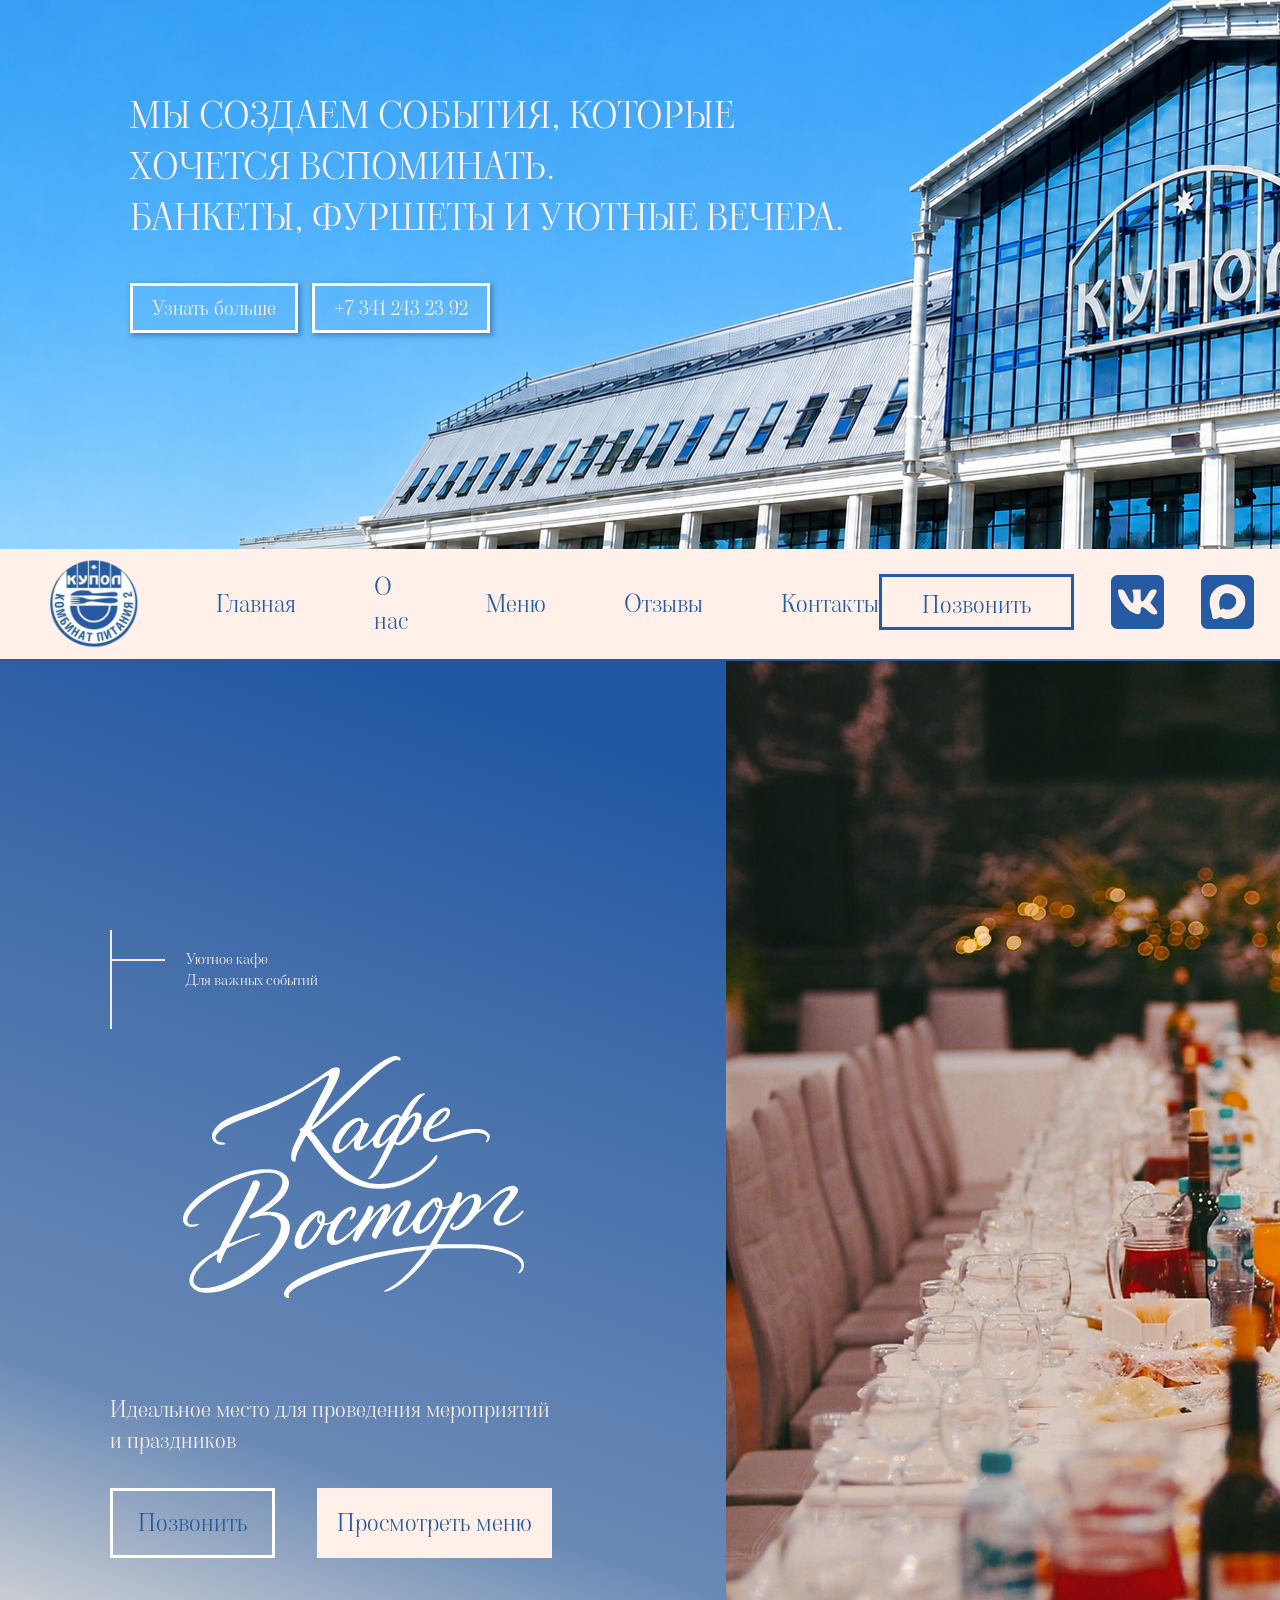
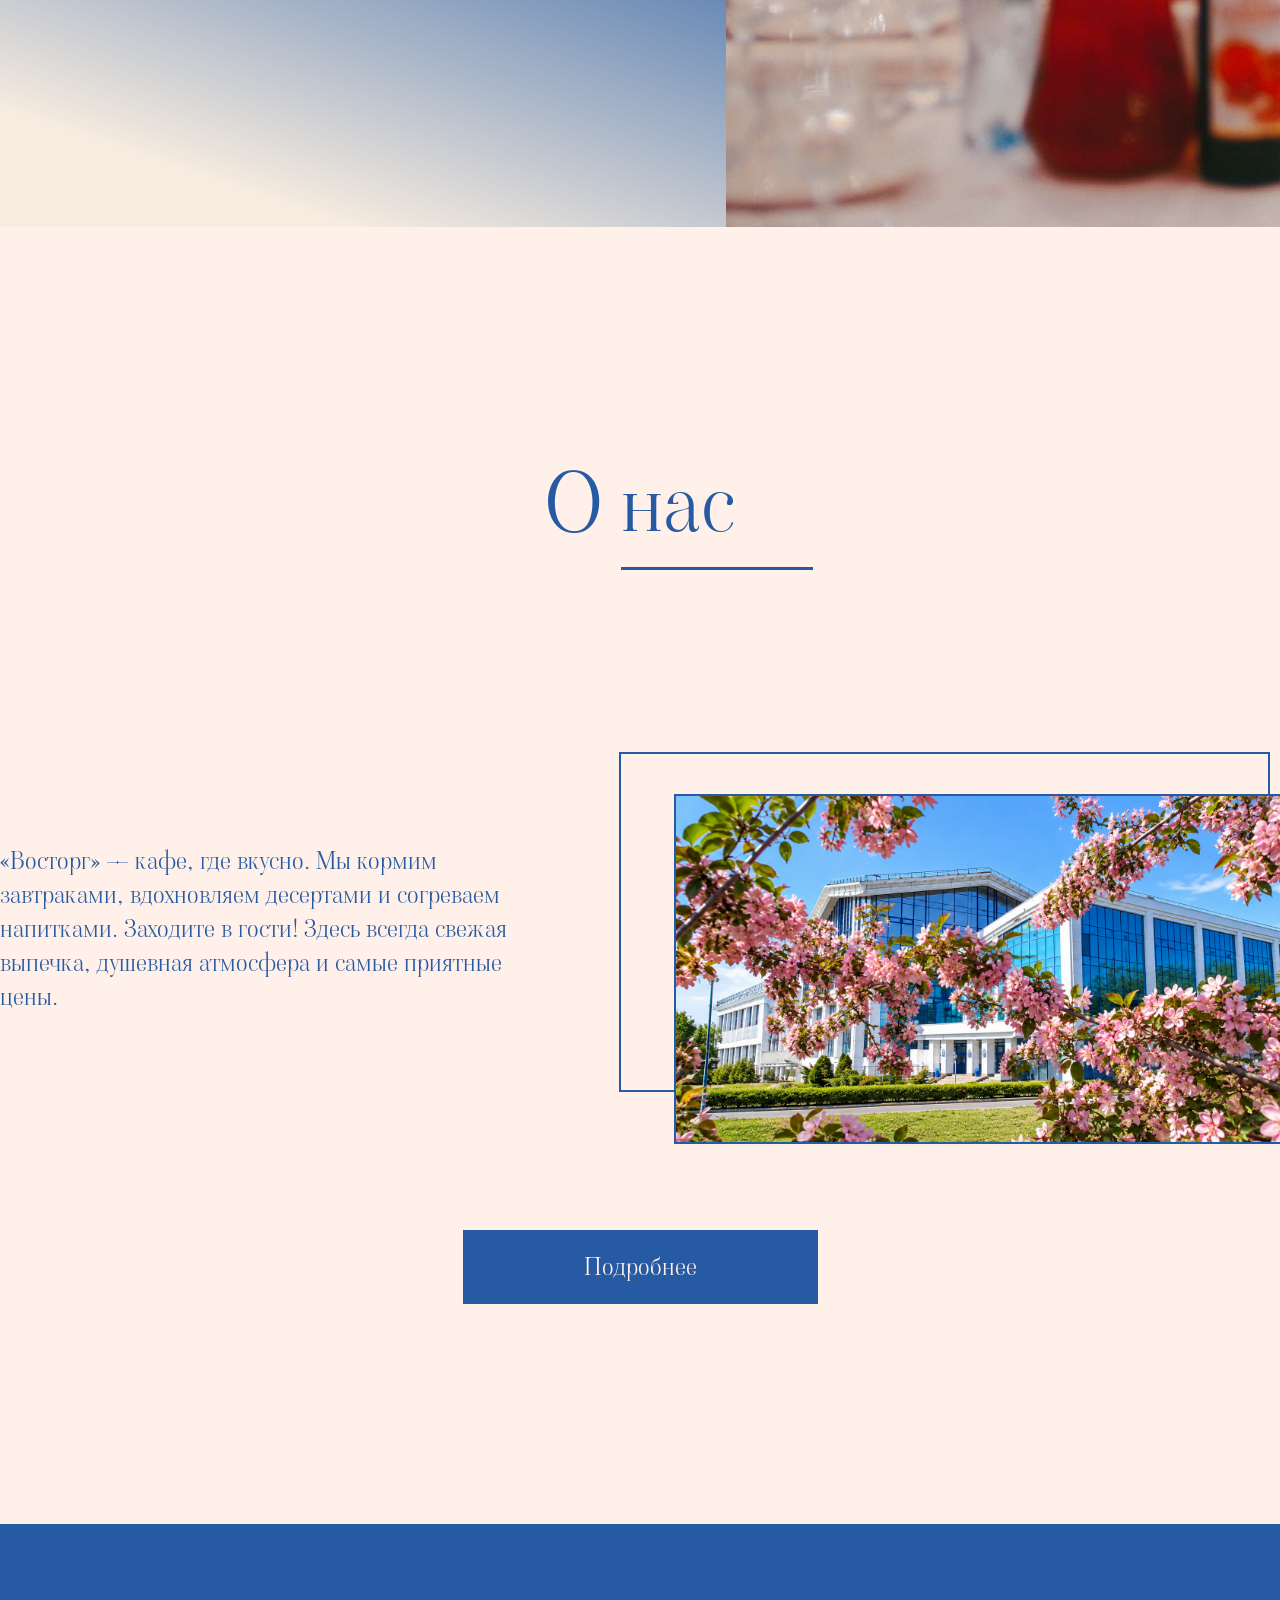
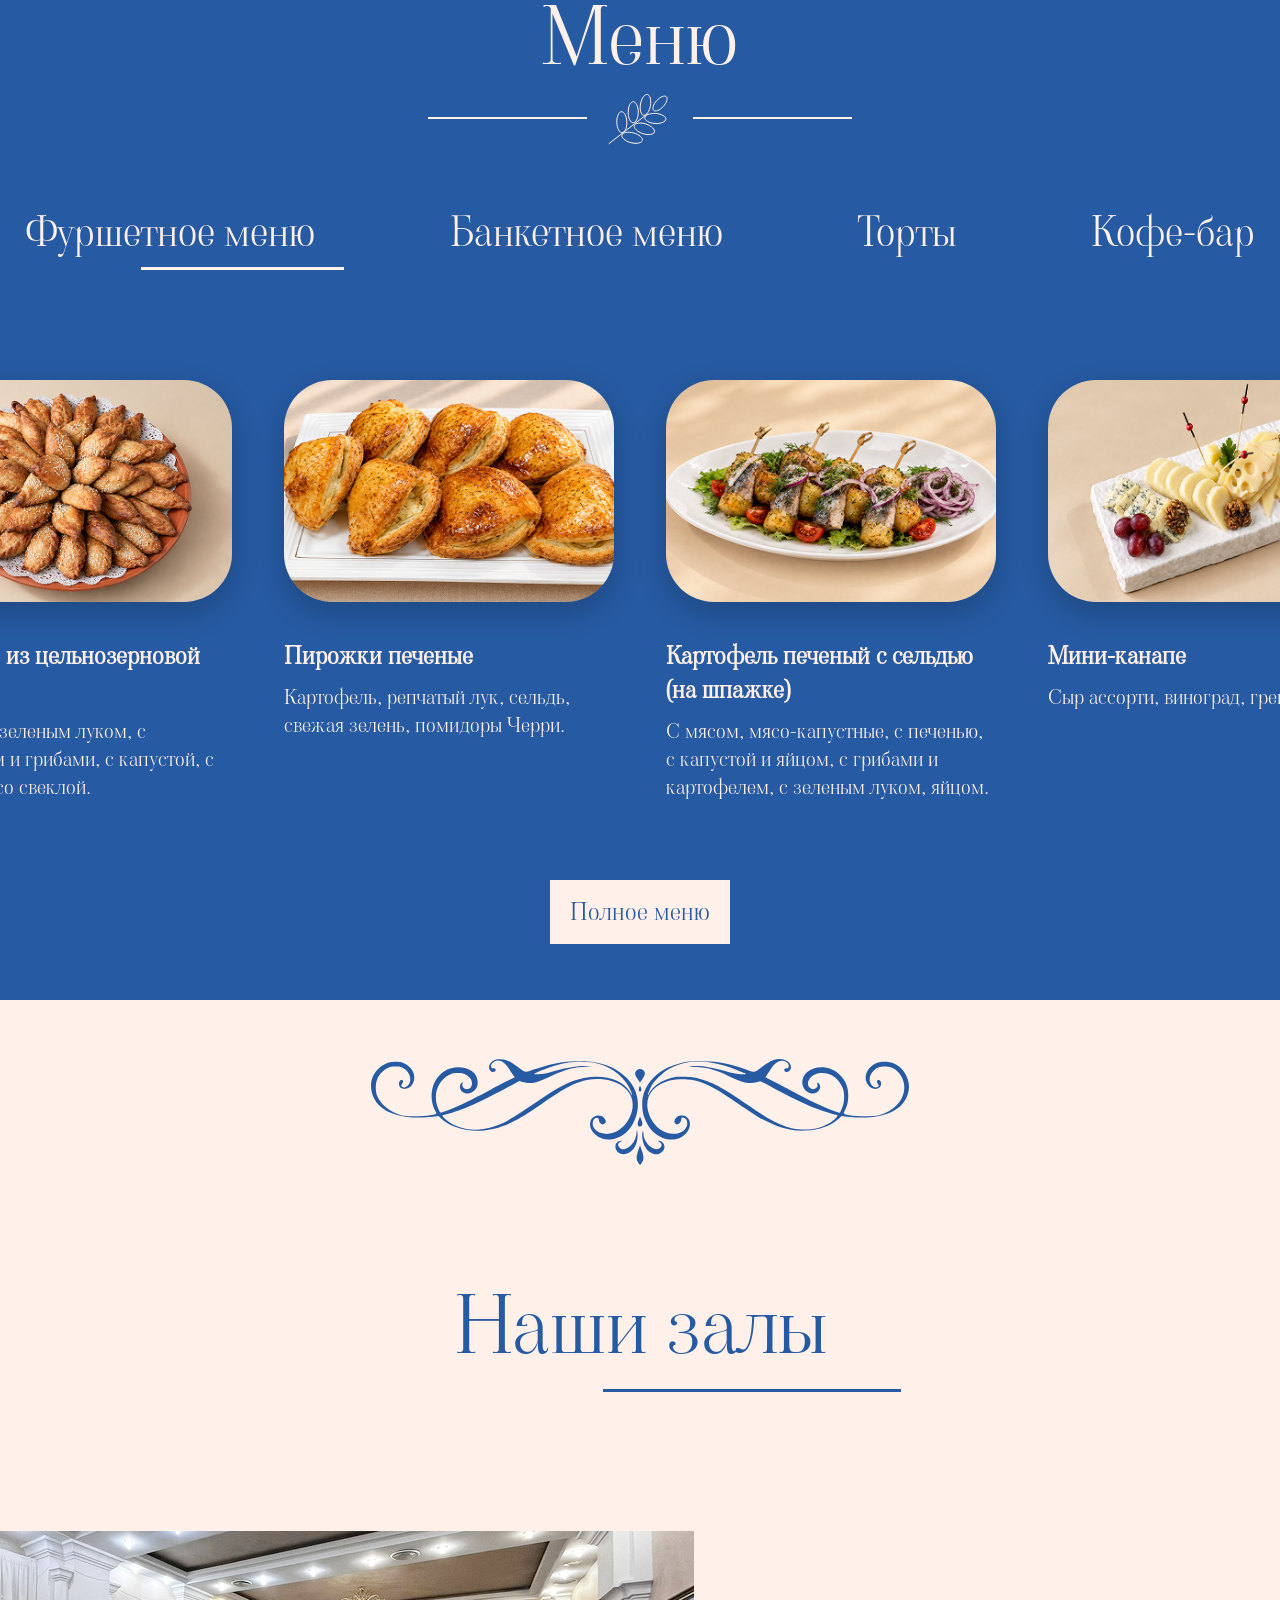
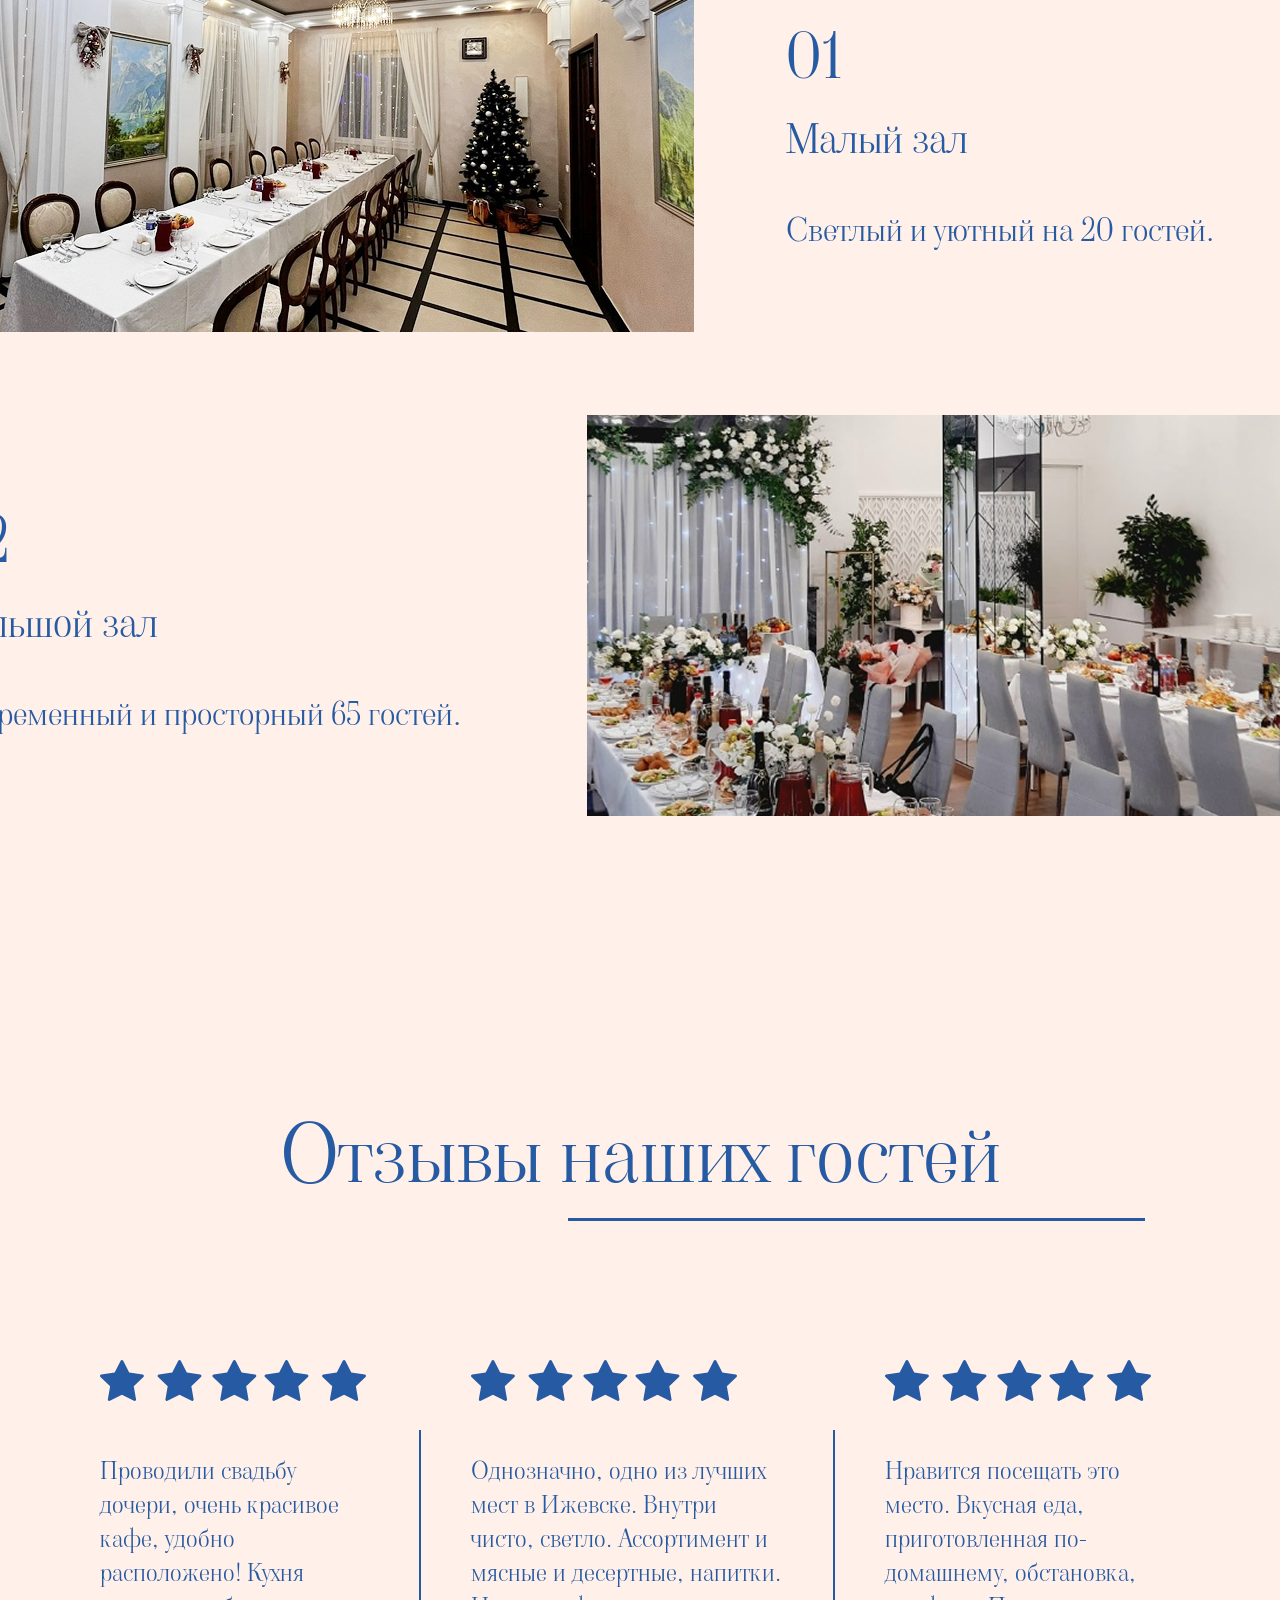
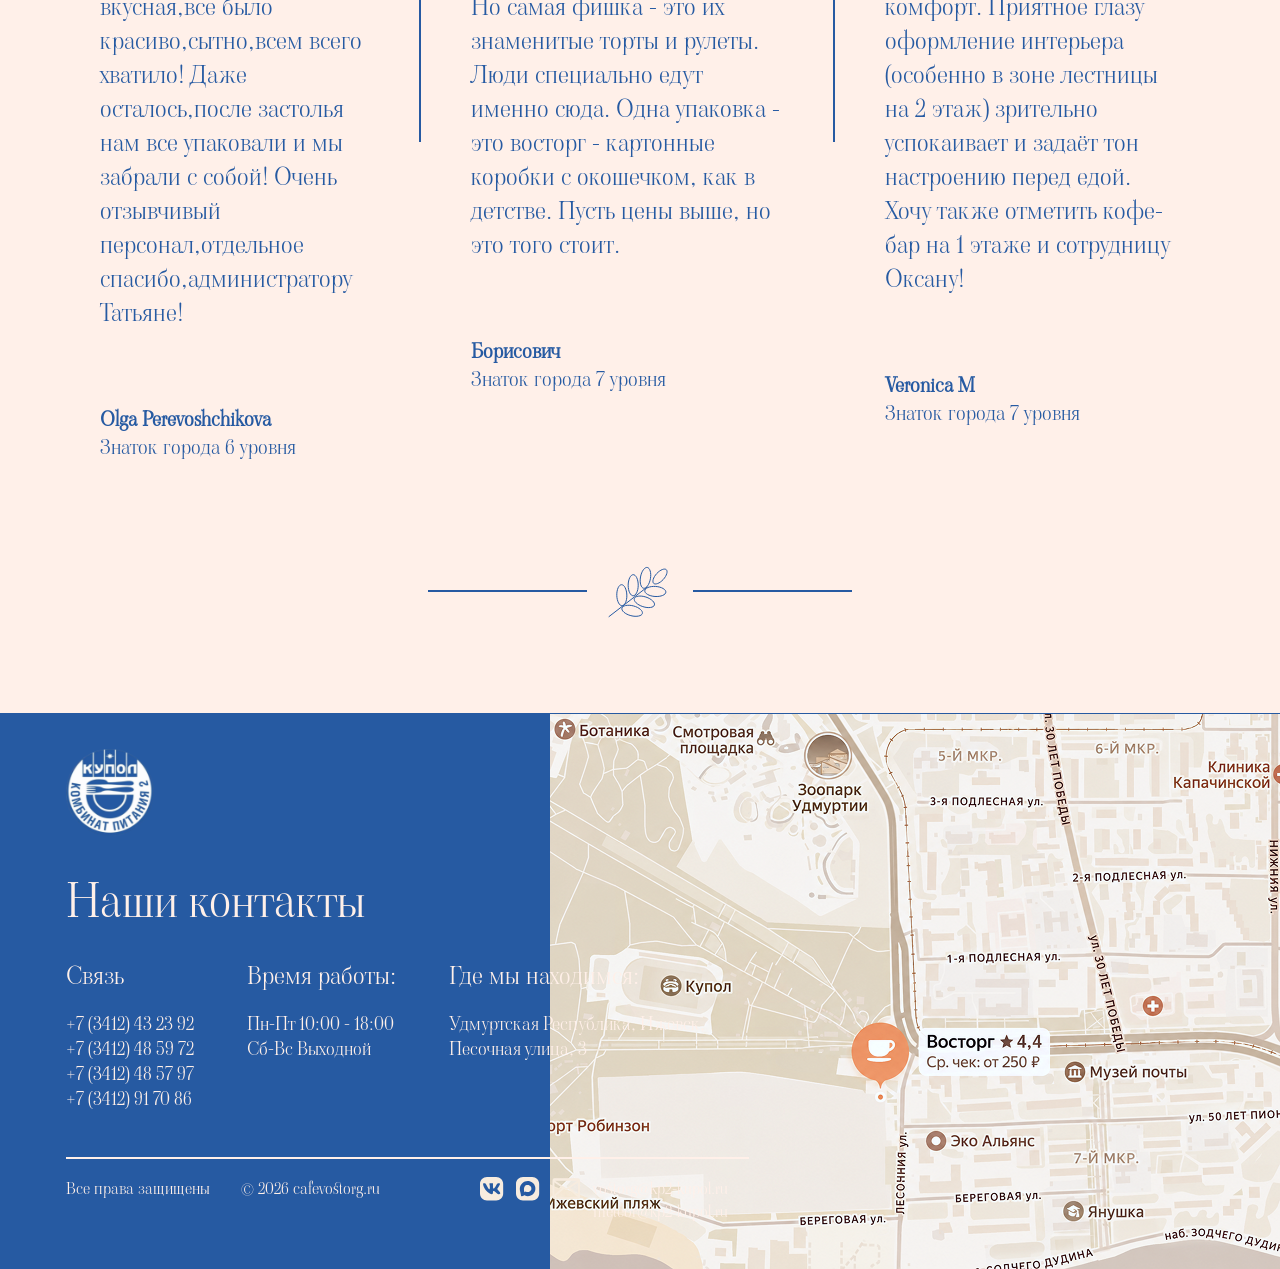
<file: index.html>
<!DOCTYPE html>
<html lang="en">
<head>
    <meta charset="UTF-8">
    <meta name="viewport" content="width=device-width, initial-scale=1.0">
    <title>Кафе Восторг</title>
    <link rel="icon" type="image/svg" href="img/logoKP.svg">
    <link rel="stylesheet" href="css/style.css">
    <script src="https://code.jquery.com/jquery-3.7.1.min.js"></script>
</head>
<body>
    <div class="banner">
        <p>Мы создаем события, которые хочется вспоминать.<br> Банкеты, фуршеты и уютные вечера.</p>
        <button class="banner-btn">Узнать больше</button>
        <button class="banner-btn">
            <a href="tel:+73412432392">+7 341 243 23 92</a>
        </button>
    </div>
    <header>
        <div class="nav">
            <img src="img/logoKP.svg" alt="Комбинат Питания - 2">
            <div class="nav-links" id="nav-links">
                <a href="#">Главная</a>
                <a href="about-us.html">О нас</a>
                <a href="menu.html">Меню</a>
                <a href="#feedback">Отзывы</a>
                <a href="#footer">Контакты</a>
            </div>
        </div>
        <div class="contacts">
            <button class="open-call-modal">Позвонить</button>
            <a href="https://vk.ru/club92098046"><img src="img/vk3.svg" alt="ВКонтакте"></a>
            <a href="#"><img src="img/max3.svg" alt="Макс"></a>
        </div>
        
        <button class="burger" id="burger-btn" aria-label="Открыть меню" aria-expanded="false">
            <span></span>
            <span></span>
            <span></span>
        </button>
    </header>
    <div class="container-background">
        <div class="site-main">
            <div class="site-main-text">
                <div class="footnote">
                    <img src="img/footnote.svg" alt="">
                    <p>Уютное кафе <br> Для важных событий</p>
                </div>
                <img src="img/logo.svg" alt="Кафе Восторг">
                <p class="site-main-text-p">Идеальное место для проведения мероприятий<br> и праздников</p>
                <div class="site-main-text-actions">
                    <button class="open-call-modal site-main-text-actions-call">Позвонить</button>
                    <button class="site-main-text-actions-reserve" onclick="window.location.href='menu.html'">Просмотреть меню</button>
                </div>
            </div>
            <div class="main-foto">
                <img src="img/Главное.png" alt="">
            </div>
        </div>
        <div class="about-us" id="about-us">
            <div class="about-title">
                <p>О нас</p>
            </div>
            <div class="about-us-items">
                <p>«Восторг» — кафе, где вкусно. Мы кормим завтраками, вдохновляем десертами и согреваем напитками. Заходите в гости! Здесь всегда свежая выпечка, душевная атмосфера и самые приятные цены. </p>
                <div class="about-us-items-image">
                    <div class="image-border"></div>
                    <div class="image-placeholder">
                        <img src="img/онасФото.png" alt="">
                    </div>
                </div>
            </div>
            <button onclick="window.location.href='about-us.html'">Подробнее</button>
        </div>
    </div>
    <div class="menu" id="menu">
        <div class="menu-title">
            <p>Меню</p>
        </div>
        <div class="menu-changing">
            <img src="img/menu_line_beige.svg" alt="">
            <div class="menu-nav">
                <p class="menu-nav-p active" data-target="buffet">Фуршетное меню</p>
                <p class="menu-nav-p" data-target="banquet">Банкетное меню</p>
                <p class="menu-nav-p" data-target="cakes">Торты</p>
                <p class="menu-nav-p" data-target="coffee-bar">Кофе-бар</p>
            </div>

            <!-- Контейнер для фотографий -->
            <div class="menu-images">
                <div class="menu-image active" id="buffet">
                    <div class="menu-image-case">
                        <img src="img/Пирожки1_меню.png" alt="Фуршетное меню">
                        <h4>Пирожки из цельнозерновой муки</h4>
                        <p>С мясом, с зеленым луком, с картофелем и грибами, с капустой, с морковью, со свеклой.</p>
                    </div>
                    <div class="menu-image-case">
                        <img src="img/Пирожки2_меню.png" alt="Фуршетное меню">
                        <h4>Пирожки печеные</h4>
                        <p>Картофель, репчатый лук, сельдь, свежая зелень, помидоры Черри.</p>
                    </div>
                    <div class="menu-image-case">
                        <img src="img/Сельдь_меню.png" alt="Фуршетное меню">
                        <h4>Картофель печеный с сельдью (на шпажке)</h4>
                        <p>С мясом, мясо-капустные, с печенью, с капустой и яйцом, с грибами и картофелем, с зеленым луком, яйцом.</p>
                    </div>
                    <div class="menu-image-case">
                        <img src="img/Канапе_меню.png" alt="Фуршетное меню">
                        <h4>Мини-канапе</h4>
                        <p>Сыр ассорти, виноград, грецкий орех</p>
                    </div>
                </div>
                <div class="menu-image" id="banquet">
                    <div class="menu-image-case">
                        <img src="img/Цезарь_меню.png" alt="Фуршетное меню">
                        <h4>Салат «Цезарь»</h4>
                        <p>Курица, салат Айсберг, помидоры Черри, сыр, гренки, соус Цезарь.</p>
                    </div>
                    <div class="menu-image-case">
                        <img src="img/Кальмары_меню.png" alt="Фуршетное меню">
                        <h4>Кальмары запеченные с овощями</h4>
                        <p>Кальмары, помидоры, сладкий болгарский перец, кабачки, репчатый лук, чеснок, оливковое масло, лимонный сок, свежая зелень.</p>
                    </div>
                    <div class="menu-image-case">
                        <img src="img/Щука_меню.png" alt="Фуршетное меню">
                        <h4>Щука фаршированная</h4>
                        <p>Щука, репчатый лук, морковь, молоко, яйцо, сливочное масло, чеснок, соль, чёрный молотый перец, лимон, зелень, растительное масло.</p>
                    </div>
                    <div class="menu-image-case">
                        <img src="img/Штрудель_меню.png" alt="Фуршетное меню">
                        <h4>Штрудель с мороженым и сиропом</h4>
                        <p>Яблоки, слоёное тесто, сахар, корица, сливочное масло, изюм, грецкие орехи, сахарная пудра, ванильное мороженое, карамельный сироп.</p>
                    </div>
                </div>
                <div class="menu-image" id="cakes">
                    <div class="menu-image-case">
                        <img src="img/Ассорти_меню.png" alt="">
                        <h4>Торт «Ассорти»</h4>
                        <p>Пряничные рулетики с начинками из изюма, кураги и мака уложены пирамидой и прослоены сметано-сливочным кремом. Торт оформлен тертым шоколадом.</p>
                    </div>
                    <div class="menu-image-case">
                        <img src="img/Эстерхази_меню.png" alt="">
                        <h4>Торт «Эстерхази»</h4>
                        <p>Воздушно-ореховый полуфабрикат прослоен масляным ореховым кремом. Торт оформлен этим же кремом, шоколадной глазурью и дроблеными орехами.</p>
                    </div>
                    <div class="menu-image-case">
                        <img src="img/Коньячный_десерт_меню.png" alt="">
                        <h4>Торт «Коньячный десерт»</h4>
                        <p>На основе из шоколадного бисквита - коньячный мусс, кофейное суфле, покрыто взбитыми сливками, посыпан какао.</p>
                    </div>
                    <div class="menu-image-case">
                        <img src="img/Шоколадный_меню.png" alt="">
                        <h4>Торт «Шоколадный»</h4>
                        <p>Масляный шоколадный бисквит прослоен шоколадным суфле на основе взбитых сливок. Торт оформлен прозрачными гелем и шоколадными фигурками.</p>
                    </div>
                </div>
                <div class="menu-image" id="coffee-bar">
                    <div class="menu-image-case">
                        <img src="img/Пирожное-Дор-Блю.jpg" alt="">
                        <h4>Пирожное Дор Блю с грушей</h4>
                        <p>Шоколадный бисквит, шоколадное суфле на основе взбитых сливок и крема Англез, в середине – шарик из желе с грушей и суфле с сыром Дор блю.</p>
                    </div>
                    <div class="menu-image-case">
                        <img src="img/Пирожное-Очарование.jpg" alt="">
                        <h4>Пирожное Очарование</h4>
                        <p>Поверхность покрыта гелем Черная смородина. На тонком шоколадном бисквите суфле на основе взбитых сливок с начинкой.</p>
                    </div>
                    <div class="menu-image-case">
                        <img src="img/Пирожное-Парижанка.jpg" alt="">
                        <h4>Пирожное Парижанка</h4>
                        <p>Кольцо из заварного теста, с вишневой начинкой и кремом Патисьер.</p>
                    </div>
                    <div class="menu-image-case">
                        <img src="img/Ореховая тартина.jpg" alt="">
                        <h4>Тарталетта ореховая</h4>
                        <p>Корзиночка из песочного теста наполнена кремом на основе взбитых сливок с добавлением начинки Пралине, на нее выложены фундук, миндаль и грецкий орех.</p>
                    </div>
                </div>
            </div>
        </div>
        <button onclick="window.location.href='menu.html'">Полное меню</button>
    </div>
    <div class="pattern">
        <img src="img/yzorSin.svg" alt="">
    </div>
    <div class="hall">
        <p class="hall-title">Наши залы</p>
        <div class="first-hall">
            <img src="img/small-holl.png" alt="Малый зал">
            <div class="first-hall-text">
                <p class="hall-text-num">01</p>
                <p class="hall-text-title">Малый зал</p>
                <p class="hall-text-description">Светлый и уютный на 20 гостей.</p>
            </div>
        </div>
        <div class="second-hall">
            <div class="second-hall-text">
                <p class="hall-text-num">02</p>
                <p class="hall-text-title">Большой зал</p>
                <p class="hall-text-description">Современный и просторный 65 гостей.</p>
            </div>
            <img src="img/big-holl.png" alt="Большой зал">
        </div>
    </div>
    <div class="feedback" id="feedback">
        <div class="feedback-title">
            <p>Отзывы наших гостей</p>
        </div>
        <div class="reviews-block-base">
            <div class="reviews">
                <div class="stars">
                    <img src="img/stars.svg" alt="5 звезд">
                </div>
                <div class="reviews-text">
                    <p>Проводили свадьбу дочери, очень красивое кафе, удобно расположено! Кухня вкусная,все было красиво,сытно,всем всего хватило! Даже осталось,после застолья нам все упаковали и мы забрали с собой! Очень отзывчивый персонал,отдельное спасибо,администратору Татьяне!</p>
                </div>
                <div class="subtitle">
                    <h4>Olga Perevoshchikova</h4>
                    <p>Знаток города 6 уровня</p>
                </div>
            </div>
            <div class="reviews">
                <div class="stars">
                    <img src="img/stars.svg" alt="5 звезд">
                </div>
                <div class="reviews-text">
                    <p>Однозначно, одно из лучших мест в Ижевске. Внутри чисто, светло. Ассортимент и мясные и десертные, напитки. Но самая фишка - это их знаменитые торты и рулеты. Люди специально едут именно сюда. Одна упаковка - это восторг - картонные коробки с окошечком, как в детстве. Пусть цены выше, но это того стоит.</p>
                </div>
                <div class="subtitle">
                    <h4>Борисович</h4>
                    <p>Знаток города 7 уровня</p>
                </div>
            </div>
            <div class="reviews">
                <div class="stars">
                    <img src="img/stars.svg" alt="5 звезд">
                </div>
                <div class="reviews-text">
                    <p>Нравится посещать это место. Вкусная еда, приготовленная по-домашнему, обстановка, комфорт. Приятное глазу оформление интерьера (особенно в зоне лестницы на 2 этаж) зрительно успокаивает и задаёт тон настроению перед едой. Хочу также отметить кофе-бар на 1 этаже и сотрудницу Оксану!</p>
                </div>
                <div class="subtitle">
                    <h4>Veronica M</h4>
                    <p>Знаток города 7 уровня</p>
                </div>
            </div>
        </div>    
    </div>
    <div class="line-millet">
        <img src="img/menu_line_blue.svg" alt="">
    </div>
    <footer id="footer">
        <div class="footer-content">
            <div class="footer-info">
                <img src="img/logoKP.svg" alt="">
                <p class="footer-info-title">Наши контакты</p>
                <div class="footer-info-text">
                    <div class="footer-info-text-connection">
                        <p class="footer-info-text-connection-items">Связь</p>
                        <a href="tel:+73412432392">+7 (3412) 43 23 92</a><br>
                        <a href="tel:+73412485972">+7 (3412) 48 59 72 </a><br>
                        <a href="tel:+73412485797">+7 (3412) 48 57 97</a><br>
                        <a href="tel:+73412917086">+7 (3412) 91 70 86</a><br>
                    </div>
                    <div class="time">
                        <p class="footer-info-text-connection-items">Время работы:</p>
                        <p>Пн-Пт 10:00 - 18:00 <br> Сб-Вс Выходной</p>
                    </div>
                    <div class="address">
                        <p class="footer-info-text-connection-items">Где мы находимся:</p>
                        <p>Удмуртская Республика, Ижевск, Песочная улица, 3</p>
                        <img src="img/map.png" alt="Карта" class="footer-map-mobile">
                    </div>
                </div>
                <div class="footer-bottom">
                    <div class="footer-bottom-text">
                        <p>Все права защищены</p>
                        <p>© 2026 cafevostorg.ru</p>
                    </div>
                    <div class="footer-bottom-social-network">
                        <a href="https://vk.ru/club92098046"><img src="img/vkWihite.svg" alt="ВКонтакте"></a>
                        <a href="#"><img src="img/maxWhite.svg" alt="Макс"></a>
                        <img src="img/почта.svg" alt="почта" class="footer-post">
                        <div class="footer-post-address">
                            <a href="mailto:vostorg@kp2-kupol.ru">
                                <p>vostorg@kp2-kupol.ru</p>
                            </a>
                            <a href="mailto:meteor@kp2-kupol.ru">
                                <p>meteor@kp2-kupol.ru</p>
                            </a>
                        </div>
                    </div>
                </div>
            </div>
        </div>
    </footer>

<script>
    $(document).ready(function() {

        // ===== Бургер-меню =====
        const $burger   = $('#burger-btn');
        const $navLinks = $('#nav-links');

        function closeMenu() {
            $navLinks.removeClass('is-open');
            $burger.removeClass('is-active').attr('aria-expanded', 'false');
            $('body').removeClass('menu-open');
        }

        $burger.on('click', function() {
            const isOpen = $navLinks.hasClass('is-open');
            $navLinks.toggleClass('is-open', !isOpen);
            $burger.toggleClass('is-active', !isOpen);
            $burger.attr('aria-expanded', !isOpen);
            $('body').toggleClass('menu-open', !isOpen);
        });

        // Закрыть при клике по ссылке
        $navLinks.find('a').on('click', closeMenu);

        // Закрыть при клике вне меню
        $(document).on('click', function(e) {
            if ($navLinks.hasClass('is-open')
                && !$(e.target).closest('.nav-links').length
                && !$(e.target).closest('.burger').length) {
                closeMenu();
            }
        });




        // Функция переключения на следующий пункт
        let autoSwitchInterval;
        const switchDelay = 5000;
        
        function switchToNext() {
            const $current = $('.menu-nav-p.active');
            // Ищет след элемент
            const $next = $current.next('.menu-nav-p').length ? $current.next('.menu-nav-p') : $('.menu-nav-p').first();
            
            $next.trigger('click');
        }

        // Запуск автопереключения
        function startAutoSwitch() {
            autoSwitchInterval = setInterval(switchToNext, switchDelay);
        }

        // Обработчик клика по пунктам меню
        $('.menu-nav-p').on('click', function() {
            $('.menu-nav-p').removeClass('active');
            $(this).addClass('active');
            
            var targetId = $(this).data('target');
            $('.menu-image').removeClass('active');
            $('#' + targetId).addClass('active');
            
        });

        // автопереключение при загрузке страницы
        startAutoSwitch();

        $('.menu-changing').hover(
            function() { clearInterval(autoSwitchInterval); }, // Мышь наведена - пауза
            function() { startAutoSwitch(); }                  // Мышь убрана - продолжить
        );

        // --- Модальное окно с номером ---
        $('.open-call-modal').click(function() {
            $('#call-modal').css('display', 'flex');
        });

        $('.modal-close').click(function() {
            $('#call-modal').hide();
        });

        $('#call-modal').click(function(e) {
            if (e.target === this) $(this).hide();
        });


        
        
    });
    // баннер
    document.addEventListener('DOMContentLoaded', function() {
        const bannerText = document.querySelector('.banner p');
        const bannerButtons = document.querySelectorAll('.banner-btn');

        // Появление текста
        setTimeout(() => {
            if (bannerText) {
                bannerText.classList.add('fade-in-up');
            }
        }, 200);

        // 2. Появление кнопок
        bannerButtons.forEach((button, index) => {
            setTimeout(() => {
                button.classList.add('fade-in-up');
            }, 400 + (index * 200)); 
        });
    });

    // для плавного премещения на раздел о нас
    $('.banner-btn').first().on('click', function(e) {
        e.preventDefault();
        // Плавный скролл к блоку "about-us"
        $('html, body').animate({
            scrollTop: $('#about-us').offset().top - 110
        }, 800);
    });
</script>

<div class="modal-overlay" id="call-modal">
    <div class="modal-window">
        <span class="modal-close">&times;</span>
        <a href="tel:+73412432392">Кафе «Восторг» +7 (3412) 43 23 92</a>
        <a href="tel:+73412485972">Кондитерский цех +7 (3412) 48 59 72, </a><a href="tel:+73412485797">+7 (3412) 48 57 97</a>
        <a href="tel:+73412917086">Столовая «Метеор» +7 (3412) 91 70 86</a>
    </div>
</div>

</body>
</html>
</file>
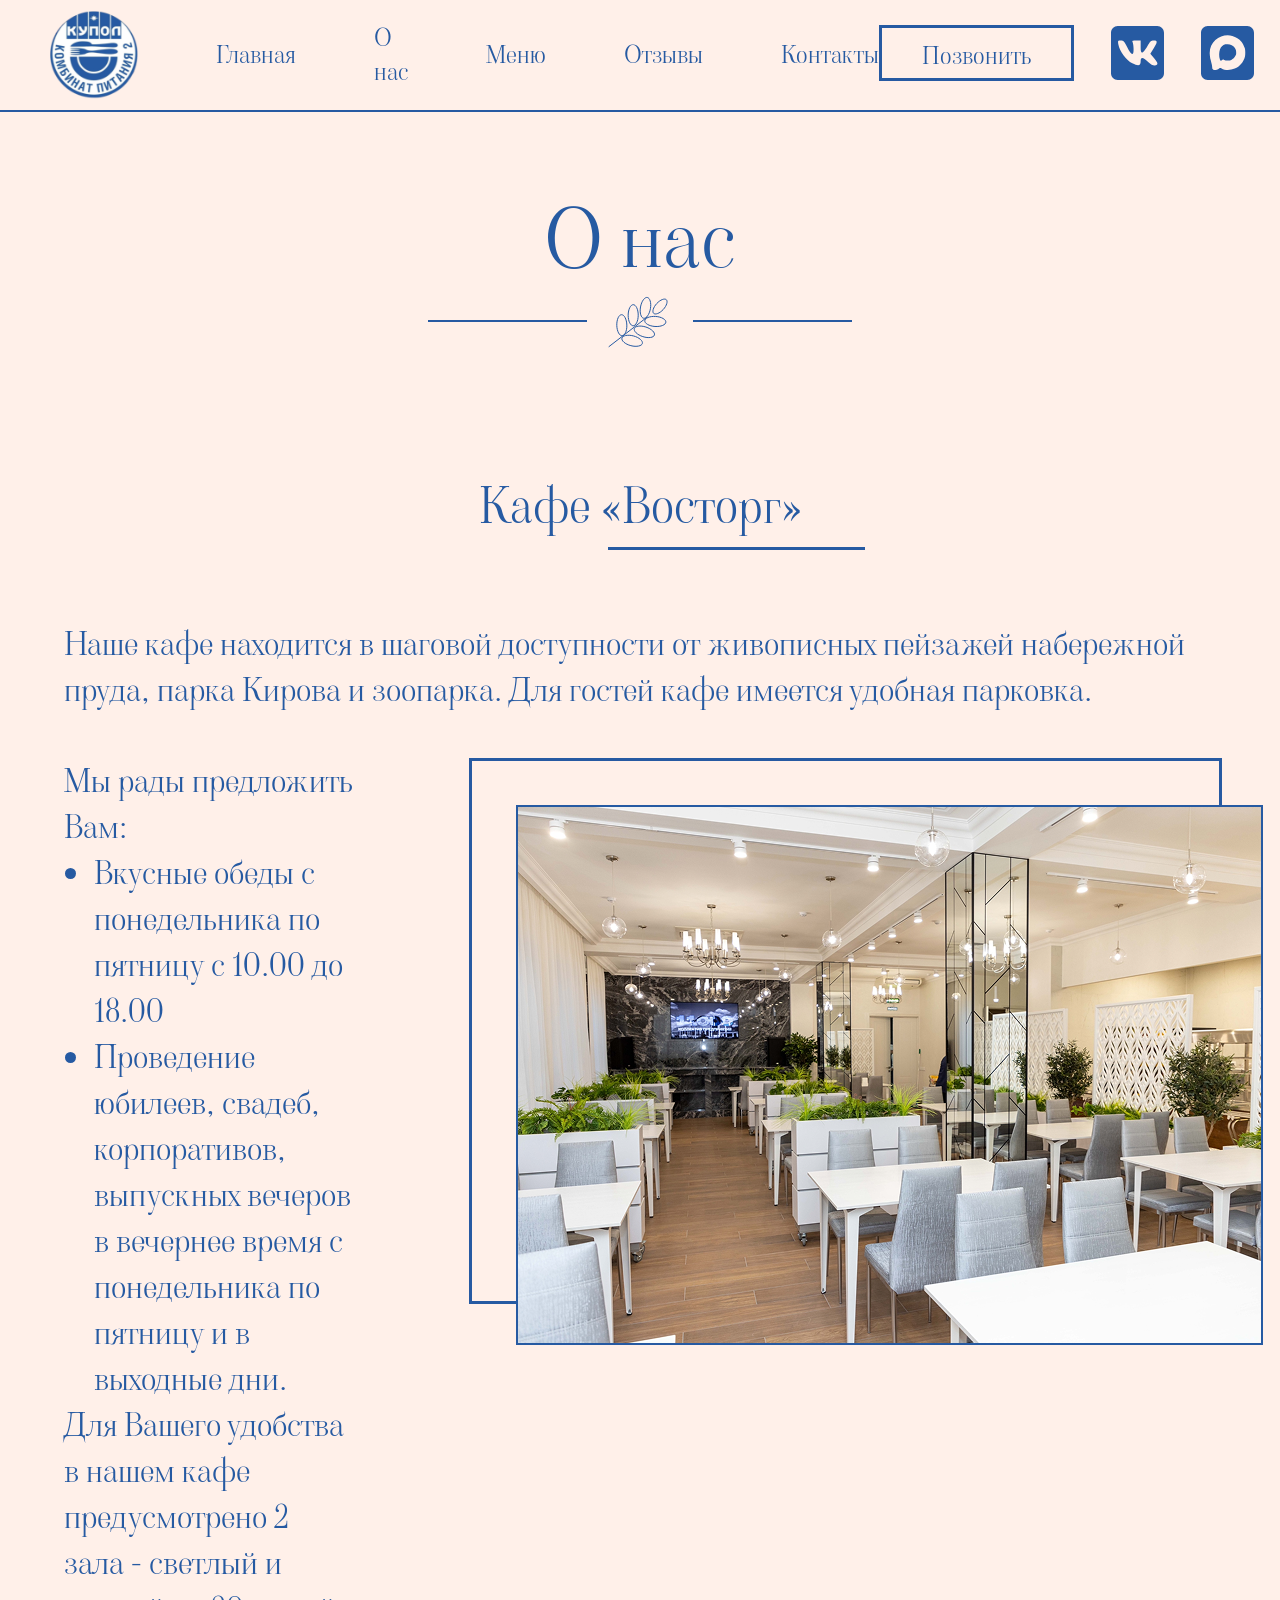
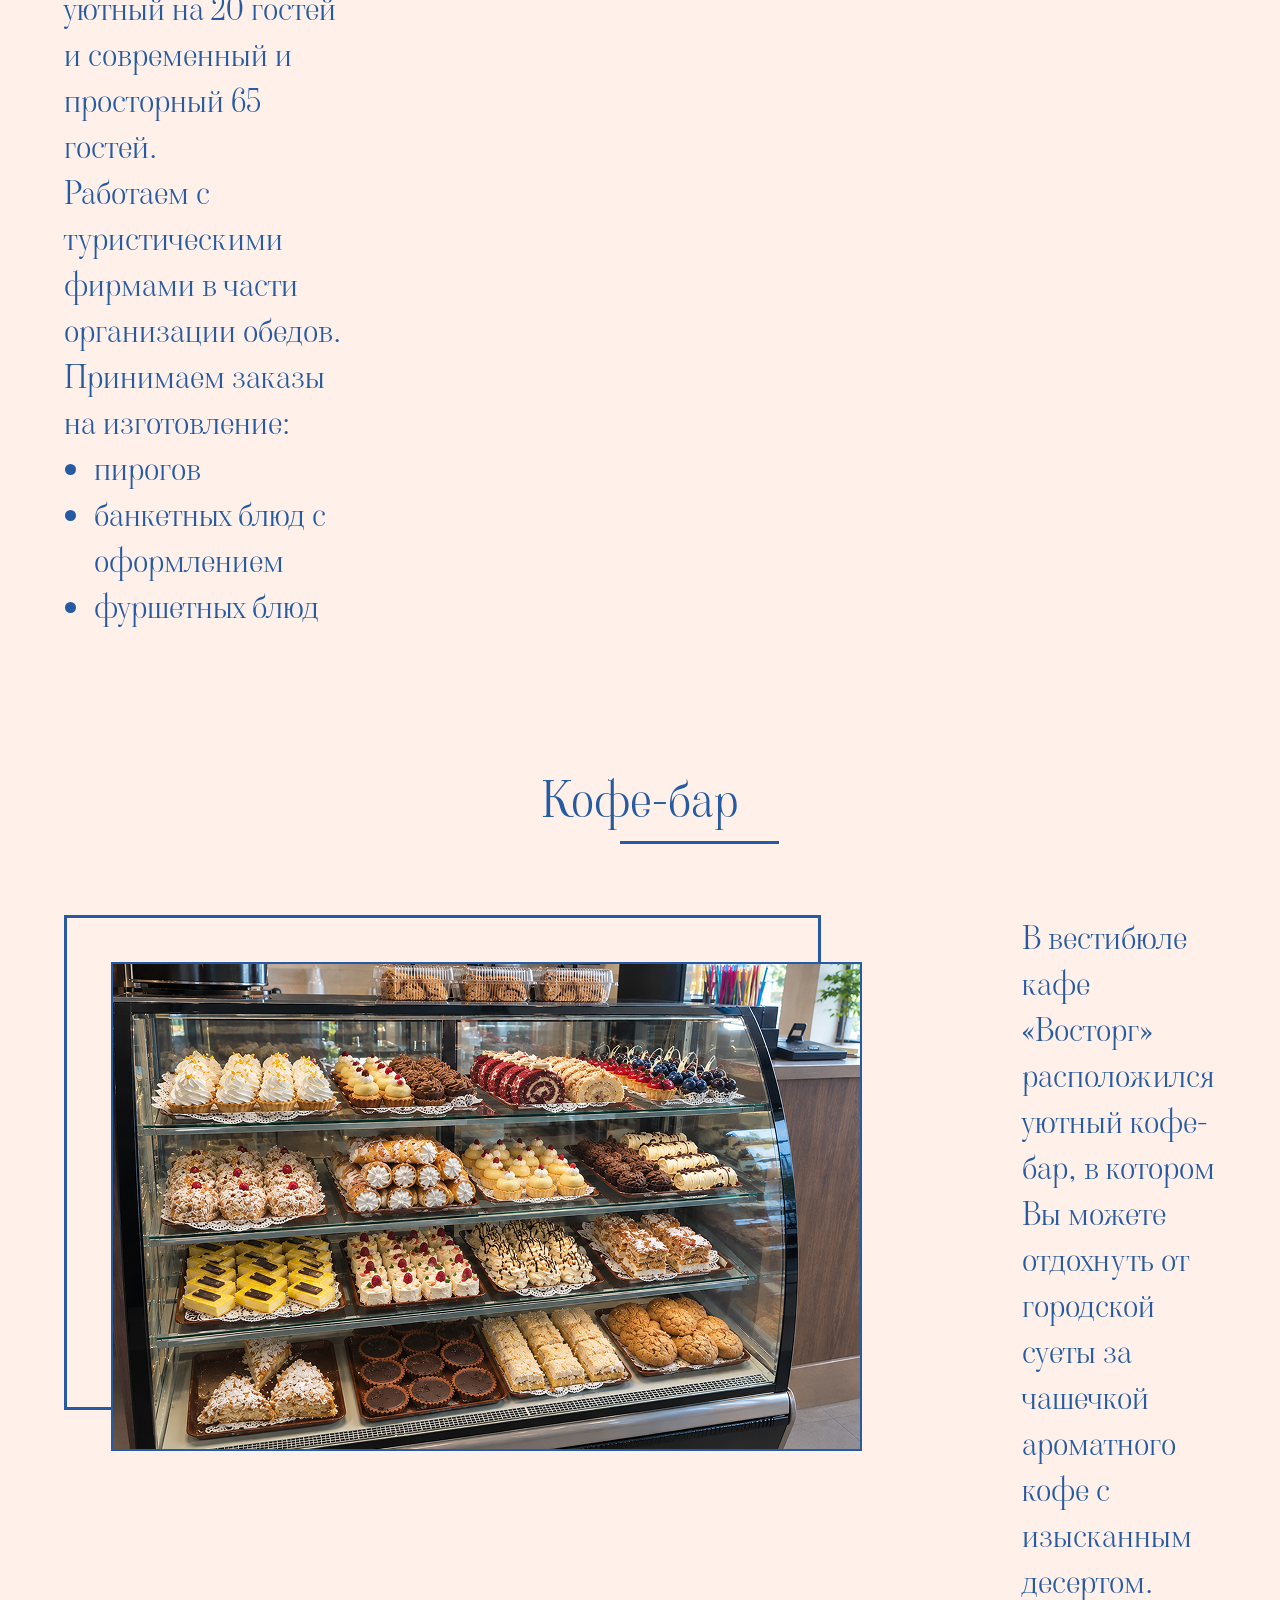
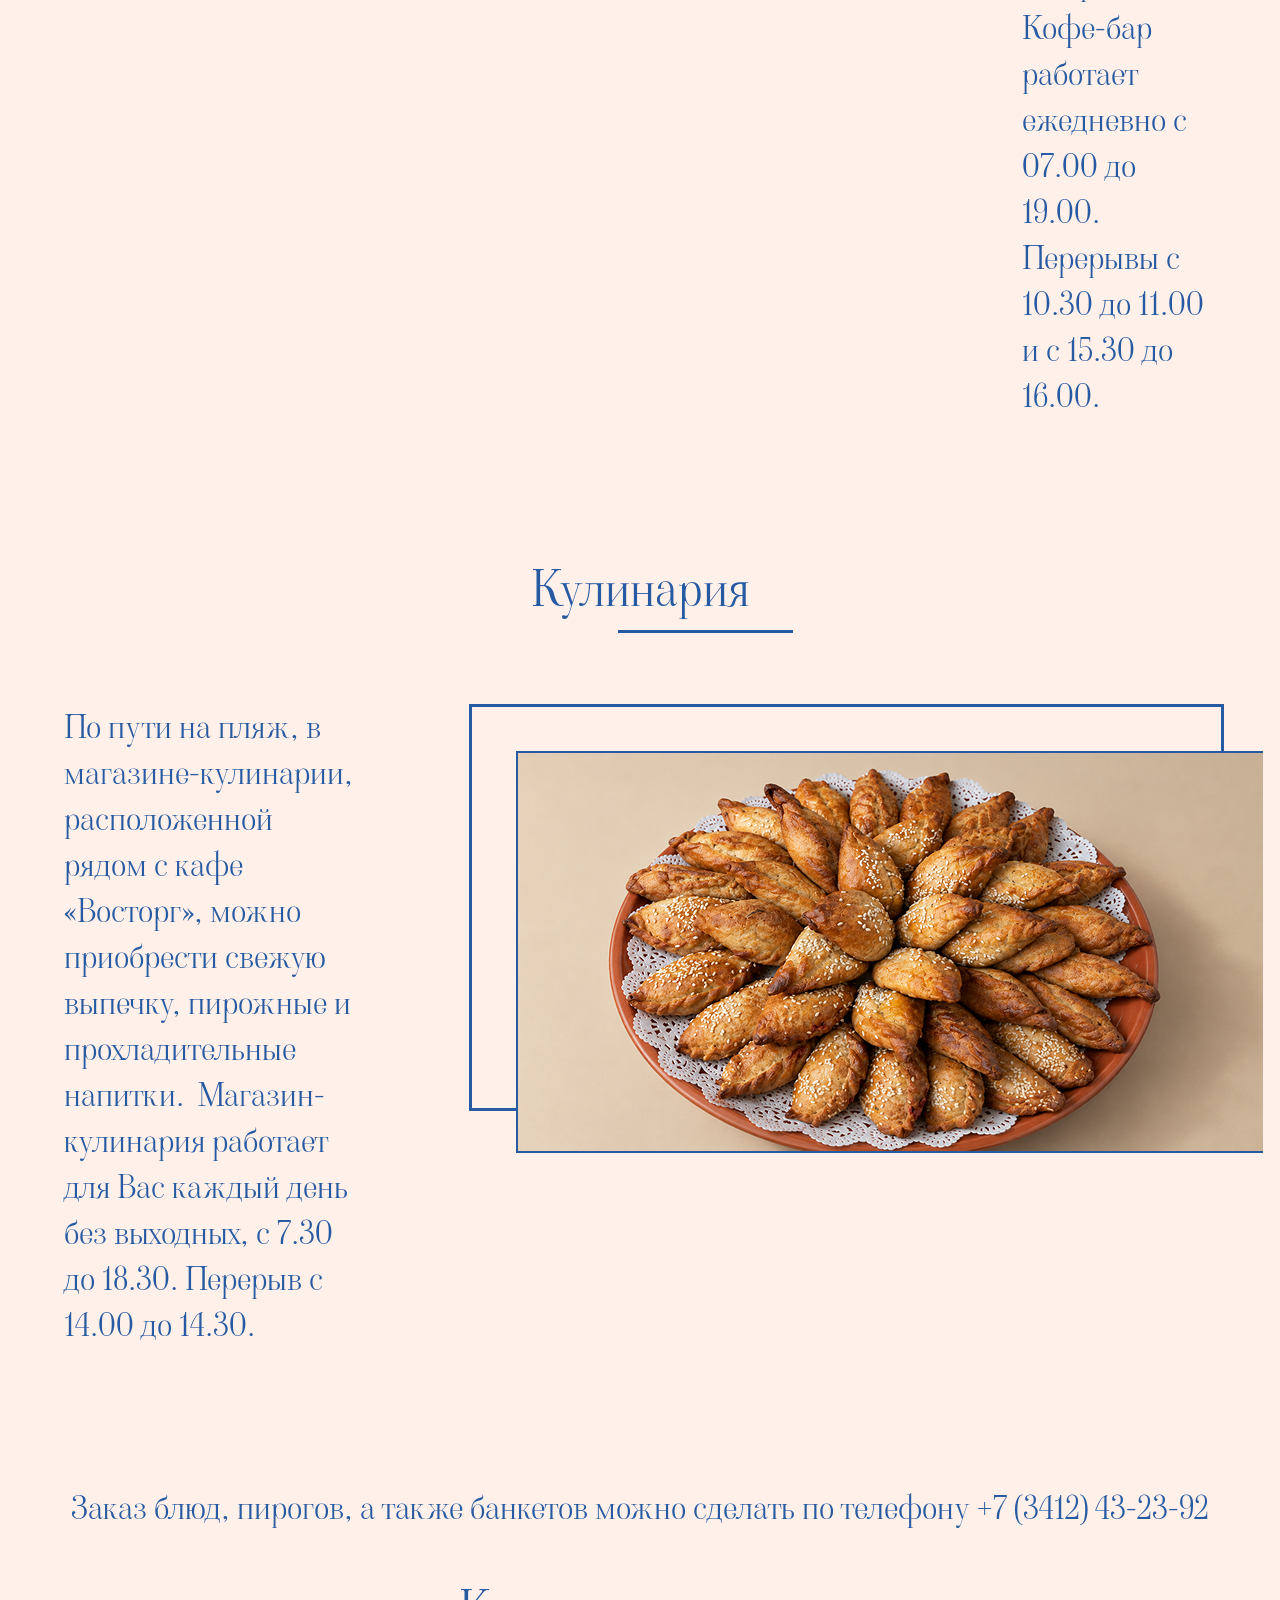
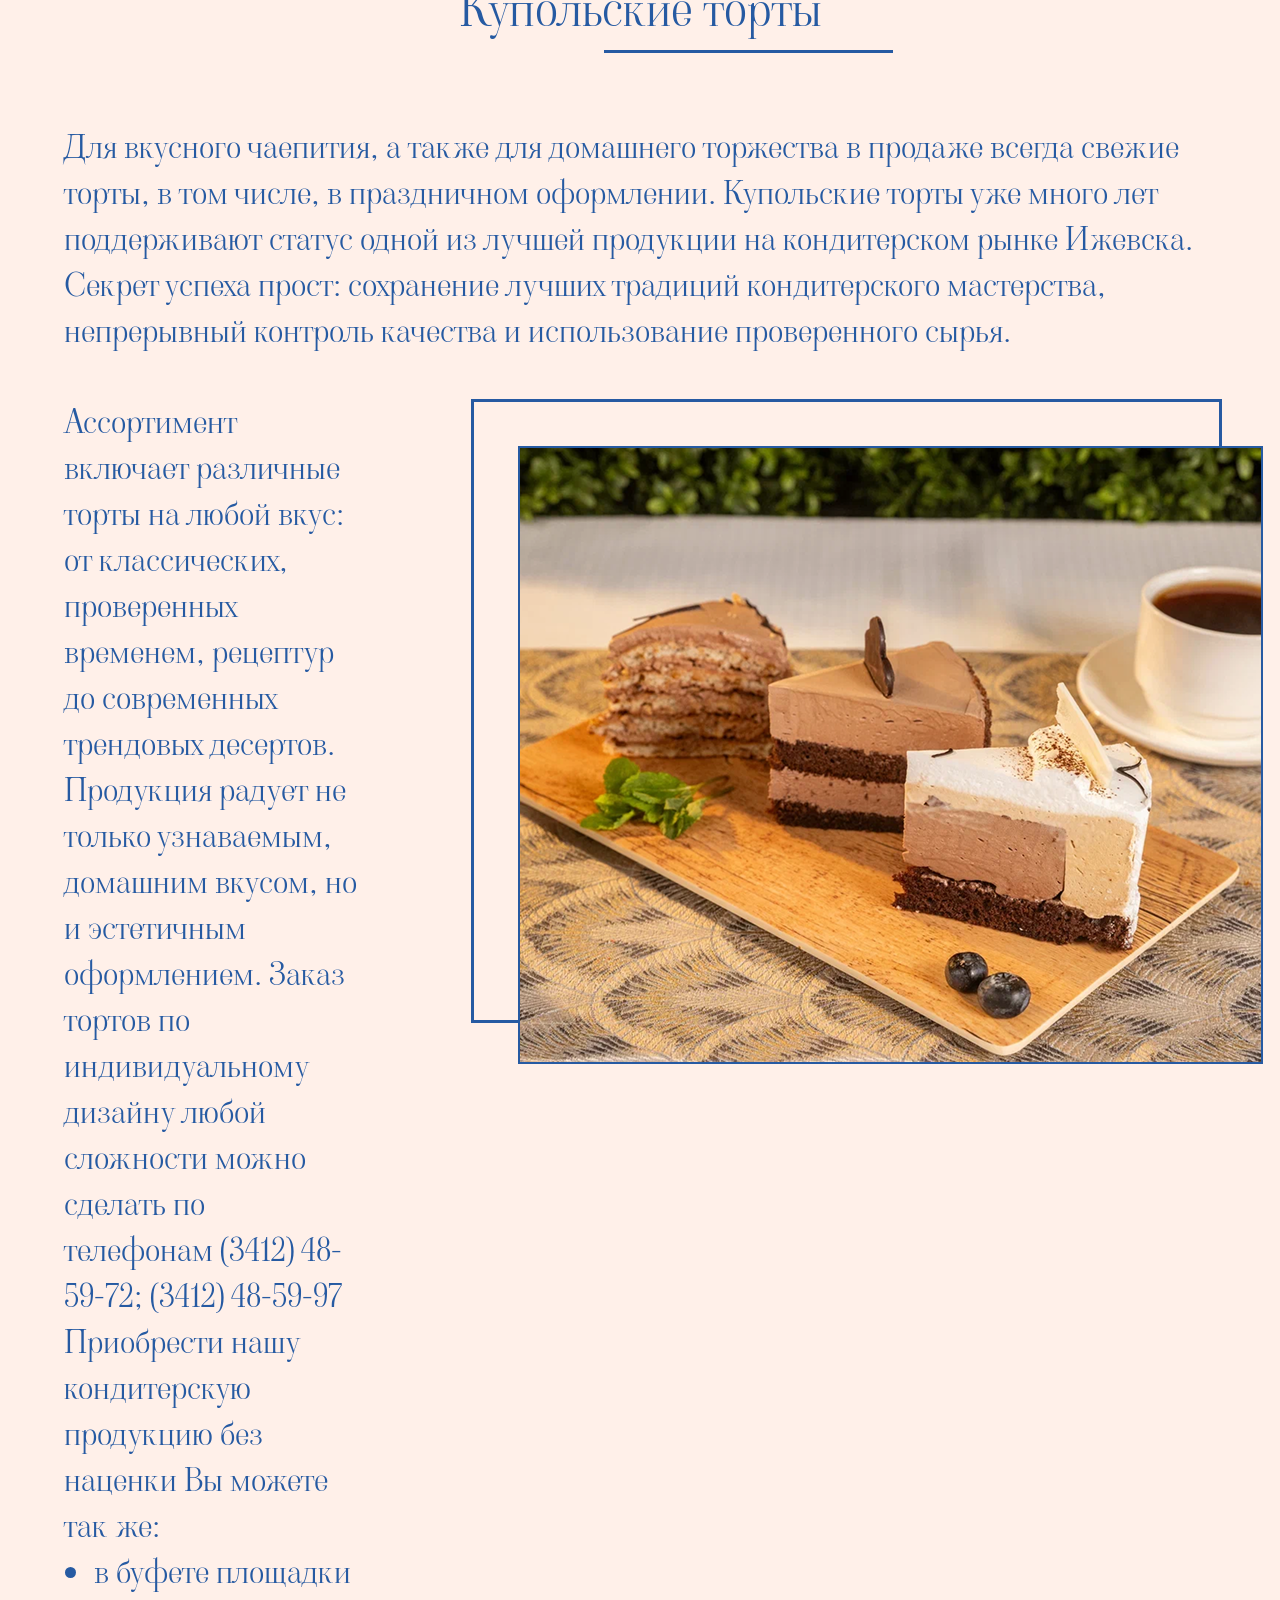
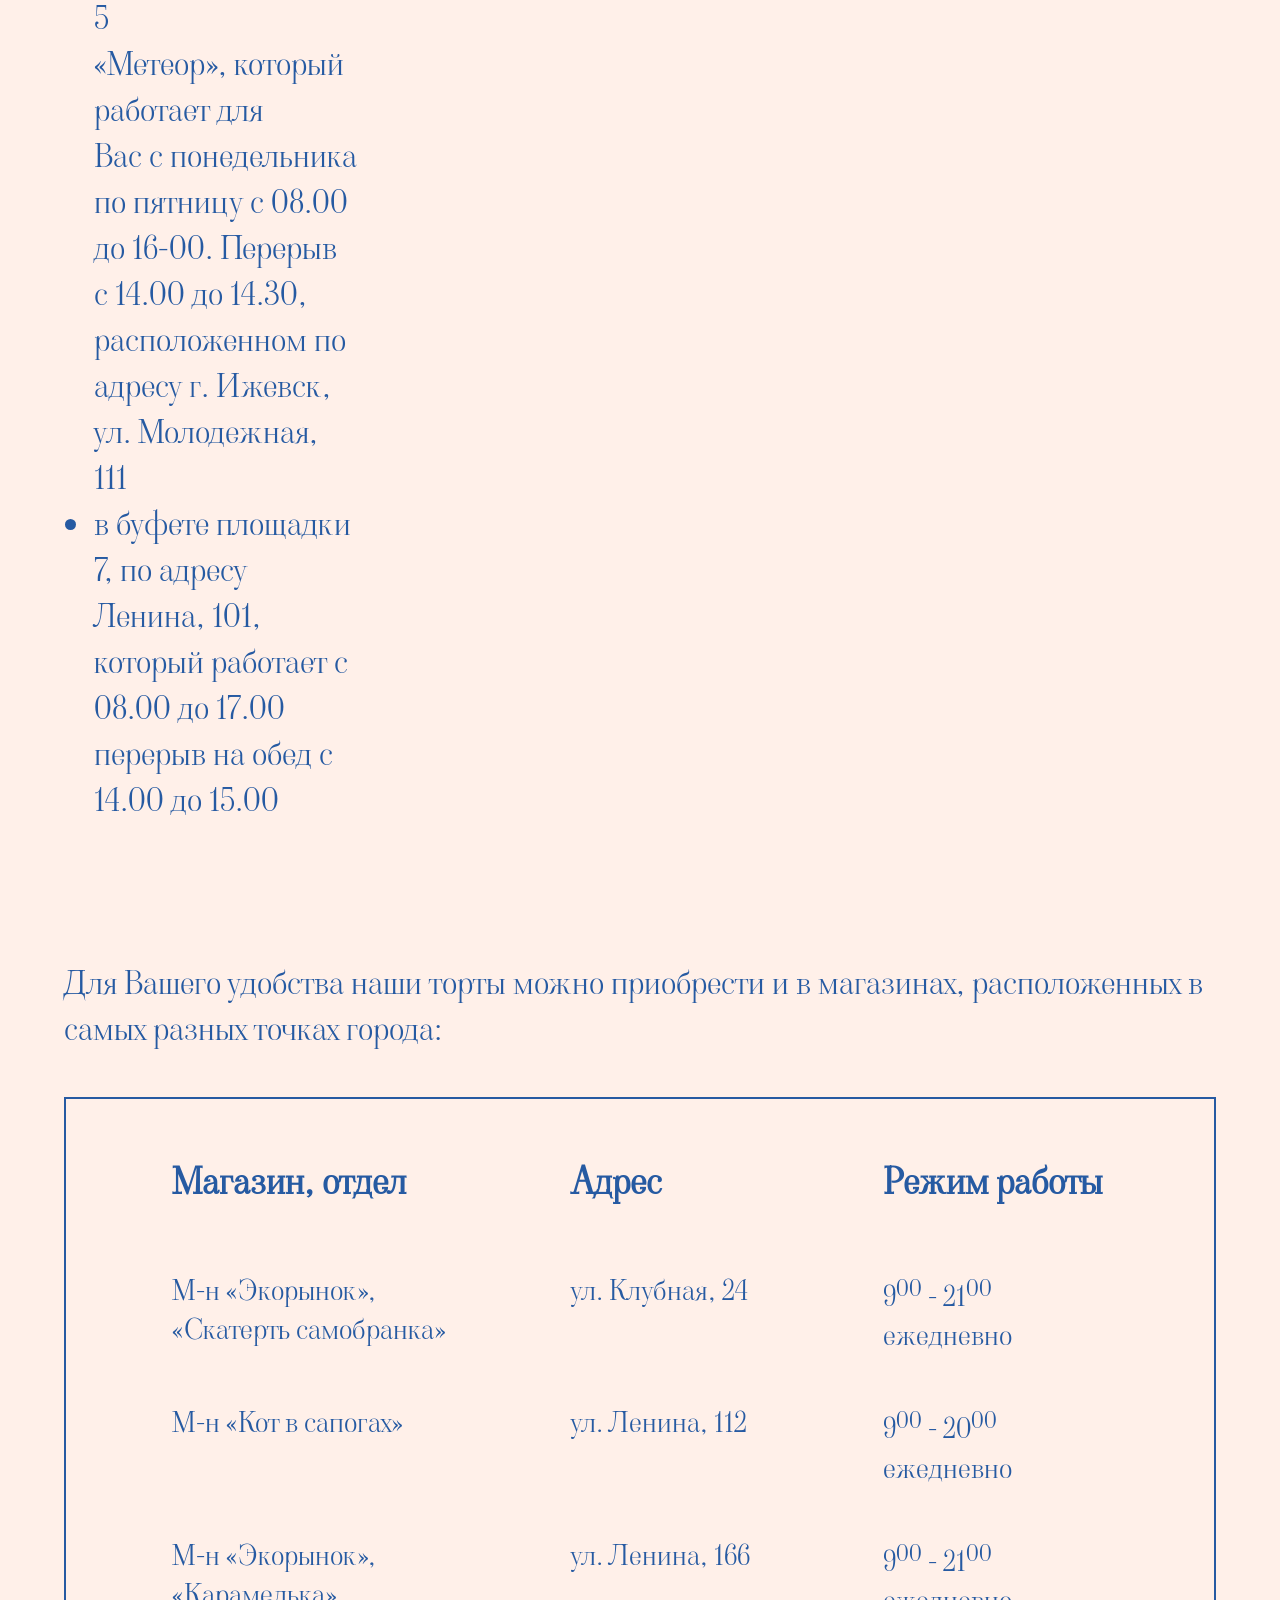
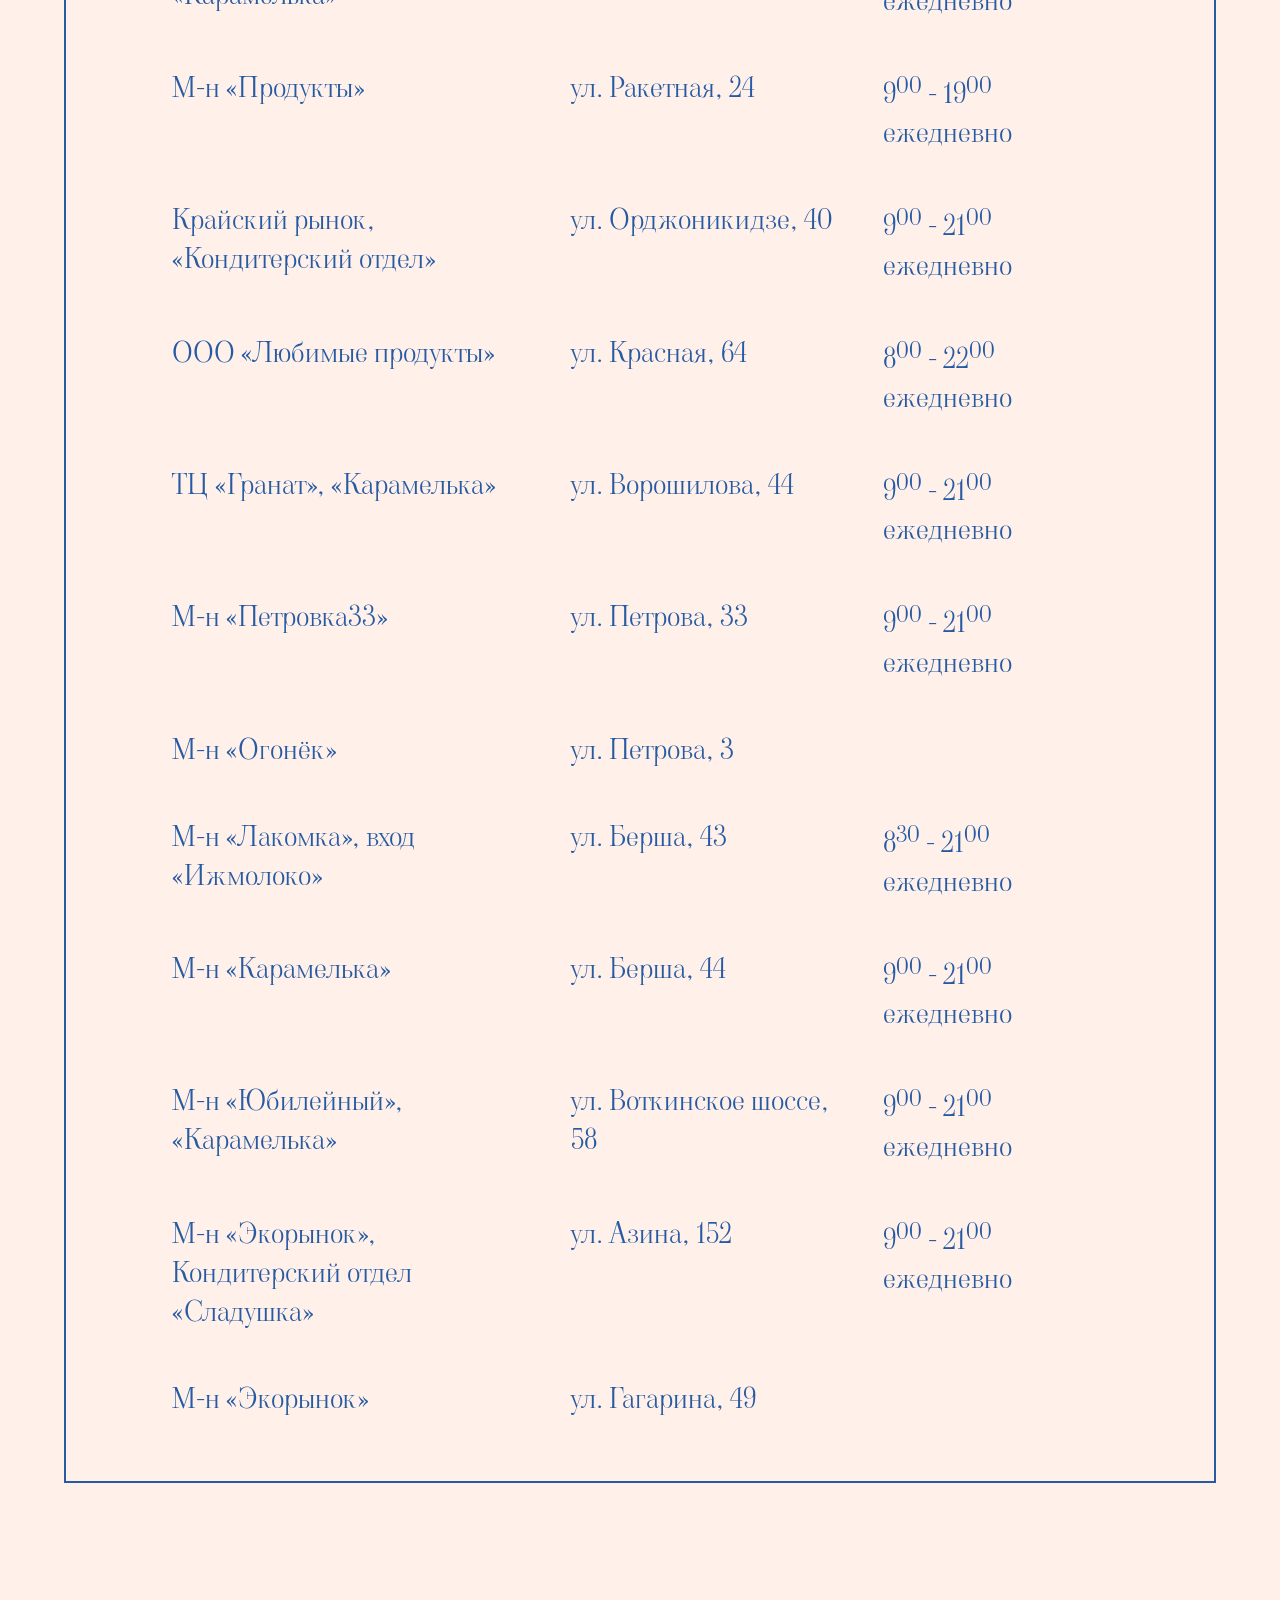
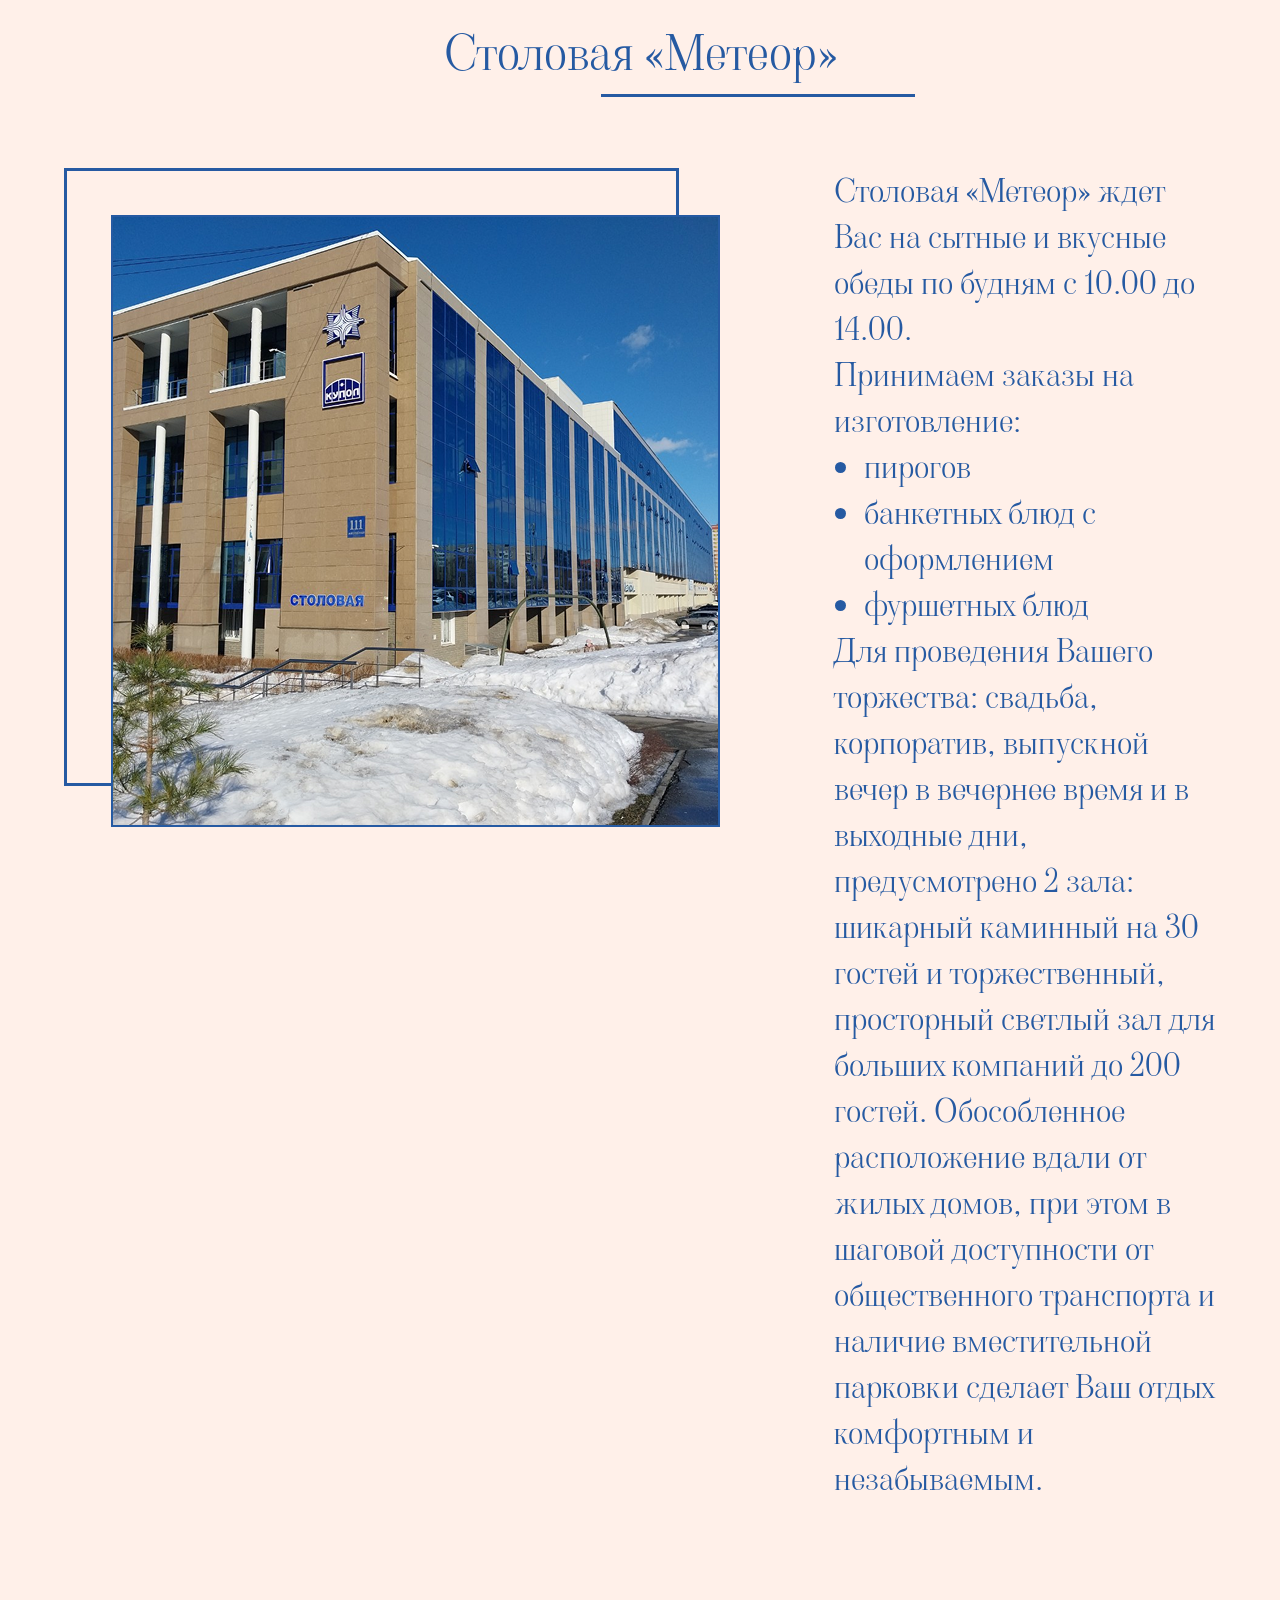
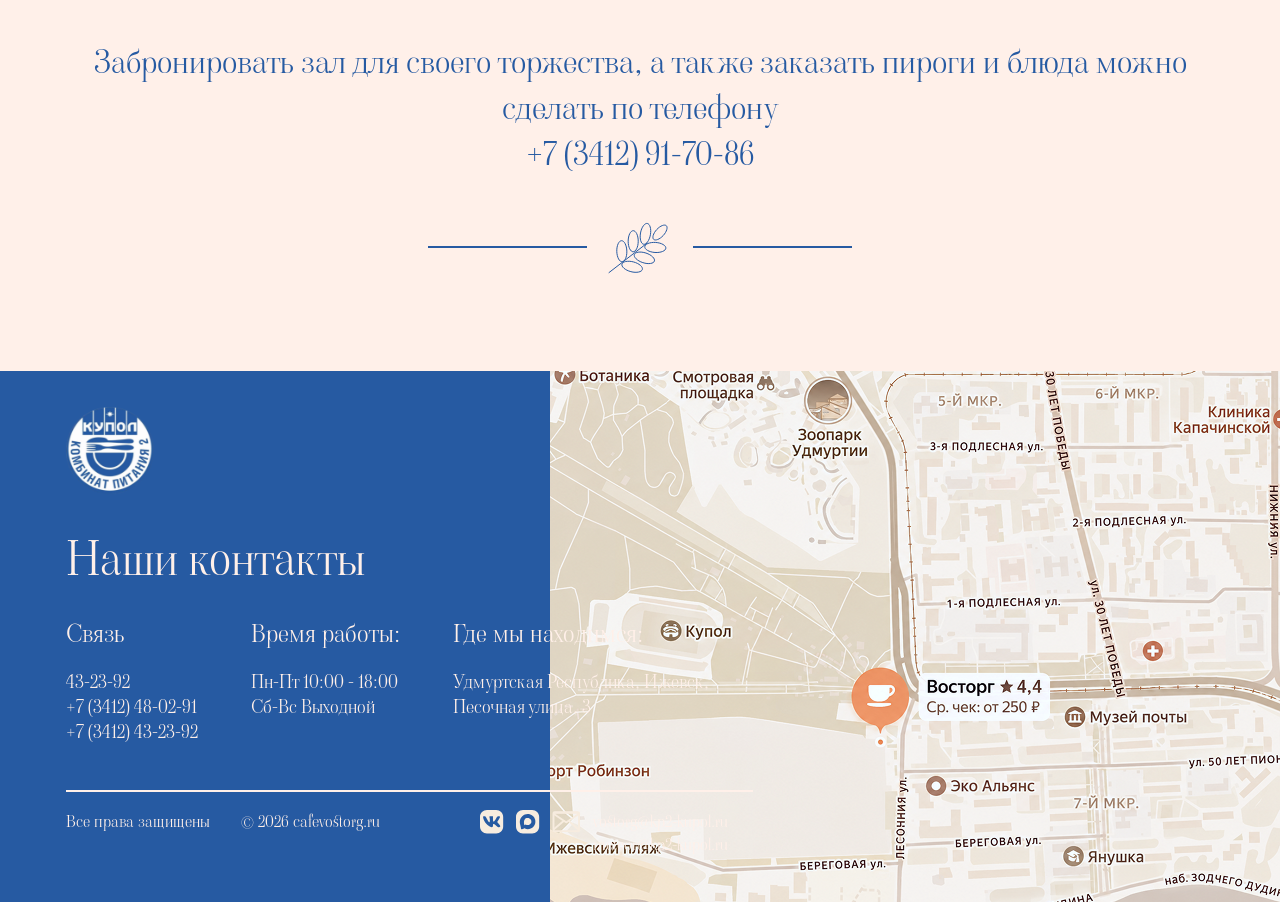
<file: about-us.html>
<!DOCTYPE html>
<html lang="en">
<head>
    <meta charset="UTF-8">
    <meta name="viewport" content="width=device-width, initial-scale=1.0">
    <title>О кафе</title>
    <link rel="stylesheet" href="css/style.css">
    <script src="https://code.jquery.com/jquery-3.7.1.min.js"></script>
</head>
<body>
    <header>
        <div class="nav">
            <img src="img/logoKP.svg" alt="Комбинат Питания - 2">
            <div class="nav-links" id="nav-links">
                <a href="index.html">Главная</a>
                <a href="#">О нас</a>
                <a href="menu.html">Меню</a>
                <a href="index.html#feedback">Отзывы</a>
                <a href="#footer">Контакты</a>
            </div>
        </div>
        <div class="contacts">
            <button id="open-call-modal">Позвонить</button>
            <a href="https://vk.ru/club92098046"><img src="img/vk3.svg" alt="ВКонтакте"></a>
            <a href="#"><img src="img/max3.svg" alt="Макс"></a>
        </div>
        
        <button class="burger" id="burger-btn" aria-label="Открыть меню" aria-expanded="false">
            <span></span>
            <span></span>
            <span></span>
        </button>
    </header>
    <div class="container-about-us">
        <div class="menu-title-items">
            <p>О нас</p>
        </div>
        <img src="img/menu_line_blue.svg" alt="" class="menu-title-items-img">
        <div class="about-us-titles-wrapper">
            <p class="about-us-titles">Кафе «Восторг»</p>
        </div>
        <p class="about-us-text-center">Наше кафе находится в шаговой доступности от живописных пейзажей набережной пруда, парка Кирова и зоопарка. Для гостей кафе имеется удобная парковка.</p>
        <div class="about-us-info-vostorg">
            <div class="about-us-text-side">
                <ul>
                <p>Мы рады предложить Вам:</p>
                    <li>Вкусные обеды с понедельника по пятницу с 10.00 до 18.00</li>
                    <li>Проведение юбилеев, свадеб, корпоративов, выпускных вечеров в вечернее время с понедельника по пятницу и в выходные дни.</li>
                </ul>
                <p>Для Вашего удобства в нашем кафе предусмотрено 2 зала - светлый и уютный на 20 гостей и современный и просторный 65 гостей.</p>
                <p>Работаем с туристическими фирмами в части организации обедов.</p>
                <p>Принимаем заказы на изготовление:</p>
                <ul>
                    <li>пирогов</li>
                    <li>банкетных блюд с оформлением</li>
                    <li>фуршетных блюд</li>
                </ul>
            </div>
            <div class="about-us-image-vostorg">
                <div class="about-us-image-border-vostorg"></div>
                <div class="image-vostorg">
                    <img src="img/КафеВосторгФотоЗала 2.png" alt="КафеВосторгФотоЗала">
                </div>
            </div>
        </div>
        <div class="about-us-titles-wrapper">
            <p class="about-us-titles">Кофе-бар</p>
        </div>
        <div class="about-us-info-coffee-bar">
            <div class="about-us-image-vostorg">
                <div class="about-us-image-border-coffee-bar"></div>
                <div class="image-coffee-bar">
                    <img src="img/Кофе-бар.png" alt="КафеВосторгФотоЗала">
                </div>
            </div>
            <div class="about-us-text-side about-us-info-coffee-bar-text">
                <p>В вестибюле кафе «Восторг» расположился уютный кофе-бар, в котором Вы можете отдохнуть от городской суеты за чашечкой ароматного кофе с изысканным десертом.
                    <br>Кофе-бар работает ежедневно с 07.00 до 19.00.<br> Перерывы с 10.30 до 11.00 и с 15.30 до 16.00.
                </p>
            </div>
        </div>
        <div class="about-us-titles-wrapper">
            <p class="about-us-titles">Кулинария</p>
        </div>
        <div class="about-us-info-vostorg">
            <div class="about-us-text-side">
                <p>По пути на пляж, в магазине-кулинарии, расположенной рядом с кафе «Восторг», можно приобрести свежую выпечку, пирожные и прохладительные напитки. 
                Магазин-кулинария работает для Вас каждый день без выходных, с 7.30 до 18.30. Перерыв с 14.00 до 14.30.
                </p>
            </div>
            <div class="about-us-image-vostorg">
                <div class="about-us-image-border-cooking"></div>
                <div class="image-vostorg">
                    <img src="img/Кулинария.png" alt="КафеВосторгФотоЗала">
                </div>
            </div>
        </div>
        <p class="about-us-text-center_cooking">Заказ блюд, пирогов, а также банкетов можно сделать по телефону +7 (3412) 43-23-92</p>
        <div class="about-us-titles-wrapper">
            <p class="about-us-titles">Купольские торты</p>
        </div>
        <p class="about-us-text-center">Для вкусного чаепития, а также для домашнего торжества в продаже всегда свежие торты, в том числе, в праздничном оформлении. Купольские торты уже много лет поддерживают статус одной из лучшей продукции на кондитерском рынке Ижевска. Секрет успеха прост: сохранение лучших традиций кондитерского мастерства, непрерывный контроль качества и использование проверенного сырья.</p>
        <div class="about-us-info-vostorg">
            <div class="about-us-text-side">
                <p>Ассортимент включает различные торты на любой вкус: от классических, проверенных временем, рецептур до современных трендовых десертов. Продукция радует не только узнаваемым, домашним вкусом, но и эстетичным оформлением.
                Заказ тортов по индивидуальному дизайну любой сложности можно сделать по телефонам 
                (3412) 48-59-72; (3412) 48-59-97
                </p>
                <p>Приобрести нашу кондитерскую продукцию без наценки Вы можете так же:
                    <ul>
                        <li>в буфете площадки 5 «Метеор», который работает для Вас с понедельника по пятницу с 08.00 до 16-00. Перерыв с 14.00 до 14.30, расположенном по адресу г. Ижевск, ул. Молодежная, 111</li>
                        <li>в буфете площадки 7, по адресу Ленина, 101, который работает с 08.00 до 17.00 перерыв на обед с 14.00 до 15.00</li>
                    </ul>
            </div>
            <div class="about-us-image-vostorg">
                <div class="about-us-image-border-cake"></div>
                <div class="image-vostorg">
                    <img src="img/Купольские_торты.png" alt="КафеВосторгФотоЗала">
                </div>
            </div>
        </div>
        <p class="about-us-text-center">Для Вашего удобства наши торты можно приобрести и в магазинах, расположенных в самых разных точках города:</p>
        <div class="shops">
            <table>
                <tr>
                    <th>Магазин, отдел</th>
                    <th>Адрес</th>
                    <th>Режим работы</th>
                </tr>
                <tr>
                    <td>М-н «Экорынок»,<br> «Скатерть самобранка»</td>
                    <td>ул. Клубная, 24</td>
                    <td>9<sup>00</sup> - 21<sup>00</sup> ежедневно</td>
                </tr>
                <tr>
                    <td>М-н «Кот в сапогах»</td>
                    <td>ул. Ленина, 112</td>
                    <td>9<sup>00</sup> - 20<sup>00</sup> ежедневно</td>
                </tr>
                <tr>
                    <td>М-н «Экорынок», «Карамелька»</td>
                    <td>ул. Ленина, 166</td>
                    <td>9<sup>00</sup> - 21<sup>00</sup> ежедневно</td>
                </tr>
                <tr>
                    <td>М-н «Продукты»</td>
                    <td>ул. Ракетная, 24</td>
                    <td>9<sup>00</sup> - 19<sup>00</sup> ежедневно</td>
                </tr>
                <tr>
                    <td>Крайский рынок,<br> «Кондитерский отдел»</td>
                    <td>ул. Орджоникидзе, 40</td>
                    <td>9<sup>00</sup> - 21<sup>00</sup> ежедневно</td>
                </tr>
                <tr>
                    <td>ООО «Любимые продукты»</td>
                    <td>ул. Красная, 64</td>
                    <td>8<sup>00</sup> - 22<sup>00</sup> ежедневно</td>
                </tr>
                <tr>
                    <td>ТЦ «Гранат», «Карамелька»</td>
                    <td>ул. Ворошилова, 44</td>
                    <td>9<sup>00</sup> - 21<sup>00</sup> ежедневно</td>
                </tr>
                <tr>
                    <td>М-н «Петровка33»</td>
                    <td>ул. Петрова, 33</td>
                    <td>9<sup>00</sup> - 21<sup>00</sup> ежедневно</td>
                </tr>
                <tr>
                    <td>М-н «Огонёк»</td>
                    <td>ул. Петрова, 3</td>
                    <td></td>
                </tr>
                <tr>
                    <td>М-н «Лакомка», вход «Ижмолоко»</td>
                    <td>ул. Берша, 43</td>
                    <td>8<sup>30</sup> - 21<sup>00</sup> ежедневно</td>
                </tr>
                <tr>
                    <td>М-н «Карамелька»</td>
                    <td>ул. Берша, 44</td>
                    <td>9<sup>00</sup> - 21<sup>00</sup> ежедневно</td>
                </tr>
                <tr>
                    <td>М-н «Юбилейный», «Карамелька»</td>
                    <td>ул. Воткинское шоссе, 58</td>
                    <td>9<sup>00</sup> - 21<sup>00</sup> ежедневно</td>
                </tr>
                <tr>
                    <td>М-н «Экорынок»,<br> Кондитерский отдел «Сладушка»</td>
                    <td>ул. Азина, 152</td>
                    <td>9<sup>00</sup> - 21<sup>00</sup> ежедневно</td>
                </tr>
                <tr>
                    <td>М-н «Экорынок»</td>
                    <td>ул. Гагарина, 49</td>
                    <td></td>
                </tr>
            </table>
        </div>
        <div class="about-us-titles-wrapper">
            <p class="about-us-titles">Столовая «Метеор»</p>
        </div>
        <div class="about-us-info-vostorg">
            <div class="about-us-image-vostorg">
                <div class="about-us-image-border-meteor"></div>
                <div class="image-coffee-bar">
                    <img src="img/метеор.png" alt="Столовая «Метеор»">
                </div>
            </div>
            <div class="about-us-text-side">
                <p>Столовая «Метеор» ждет Вас на сытные и вкусные обеды по будням с 10.00 до 14.00.</p>
                <p>Принимаем заказы на изготовление:</p>
                <ul>
                    <li>пирогов</li>
                    <li>банкетных блюд с оформлением</li>
                    <li>фуршетных блюд</li>
                </ul>
                <p>
                    Для проведения Вашего торжества: свадьба, корпоратив, выпускной вечер в вечернее время и в выходные дни, предусмотрено 2 зала: шикарный каминный на 30 гостей и торжественный, просторный светлый зал для больших компаний до 200 гостей. Обособленное расположение вдали от жилых домов, при этом в шаговой доступности от общественного транспорта и наличие вместительной парковки сделает Ваш отдых комфортным и незабываемым.
                </p>
            </div>
        </div>
        <p class="about-us-text-center_cooking">Забронировать зал для своего торжества, а также заказать пироги и блюда можно сделать по телефону<br> +7 (3412) 91-70-86</p>
        <div class="line-millet">
            <img src="img/menu_line_blue.svg" alt="">
        </div>
    </div>
    <footer id="footer">
        <div class="footer-content">
            <div class="footer-info">
                <img src="img/logoKP.svg" alt="">
                <p class="footer-info-title">Наши контакты</p>
                <div class="footer-info-text">
                    <div class="footer-info-text-connection">
                        <p class="footer-info-text-connection-items">Связь</p>
                        <p>43-23-92 <br> +7 (3412) 48-02-91 <br> +7 (3412) 43-23-92</p>
                    </div>
                    <div class="time">
                        <p class="footer-info-text-connection-items">Время работы:</p>
                        <p>Пн-Пт 10:00 - 18:00 <br> Сб-Вс Выходной</p>
                    </div>
                    <div class="address">
                        <p class="footer-info-text-connection-items">Где мы находимся:</p>
                        <p>Удмуртская Республика, Ижевск, Песочная улица, 3</p>
                        <img src="img/map.png" alt="Карта" class="footer-map-mobile">
                    </div>
                </div>
                <div class="footer-bottom">
                    <div class="footer-bottom-text">
                        <p>Все права защищены</p>
                        <p>© 2026 cafevostorg.ru</p>
                    </div>
                    <div class="footer-bottom-social-network">
                        <a href="https://vk.ru/club92098046"><img src="img/vkWihite.svg" alt="ВКонтакте"></a>
                        <a href="#"><img src="img/maxWhite.svg" alt="Макс"></a>
                        <img src="img/почта.svg" alt="почта" class="footer-post">
                        <div class="footer-post-address">
                            <a href="mailto:vostorg@kp2-kupol.ru">
                                <p>vostorg@kp2-kupol.ru</p>
                            </a>
                            <a href="mailto:meteor@kp2-kupol.ru">
                                <p>meteor@kp2-kupol.ru</p>
                            </a>
                        </div>
                    </div>
                </div>
            </div>
        </div>
    </footer>
 
    


<script>
    $(document).ready(function() {

        // ===== Бургер-меню =====
        const $burger   = $('#burger-btn');
        const $navLinks = $('#nav-links');

        function closeMenu() {
            $navLinks.removeClass('is-open');
            $burger.removeClass('is-active').attr('aria-expanded', 'false');
            $('body').removeClass('menu-open');
        }

        $burger.on('click', function() {
            const isOpen = $navLinks.hasClass('is-open');
            $navLinks.toggleClass('is-open', !isOpen);
            $burger.toggleClass('is-active', !isOpen);
            $burger.attr('aria-expanded', !isOpen);
            $('body').toggleClass('menu-open', !isOpen);
        });

        // Закрыть при клике по ссылке
        $navLinks.find('a').on('click', closeMenu);

        // Закрыть при клике вне меню
        $(document).on('click', function(e) {
            if ($navLinks.hasClass('is-open')
                && !$(e.target).closest('.nav-links').length
                && !$(e.target).closest('.burger').length) {
                closeMenu();
            }
        });

        // для модального окна
        $('#open-call-modal').click(function() {
            $('#call-modal').css('display', 'flex');
        });

        $('.modal-close').click(function() {
            $('#call-modal').hide();
        });

        $('#call-modal').click(function(e) {
            if (e.target === this) $(this).hide();
        });
    });
</script>

<div class="modal-overlay" id="call-modal">
    <div class="modal-window">
        <span class="modal-close">&times;</span>
        <a href="tel:+73412432392">Кафе «Восторг» +7 (3412) 43 23 92</a>
        <a href="tel:+73412485972">Кондитерский цех +7 (3412) 48 59 72, </a><a href="tel:+73412485797">+7 (3412) 48 57 97</a>
        <a href="tel:+73412917086">Столовая «Метеор» +7 (3412) 91 70 86</a>
    </div>
</div>
</body>
</html>
</file>
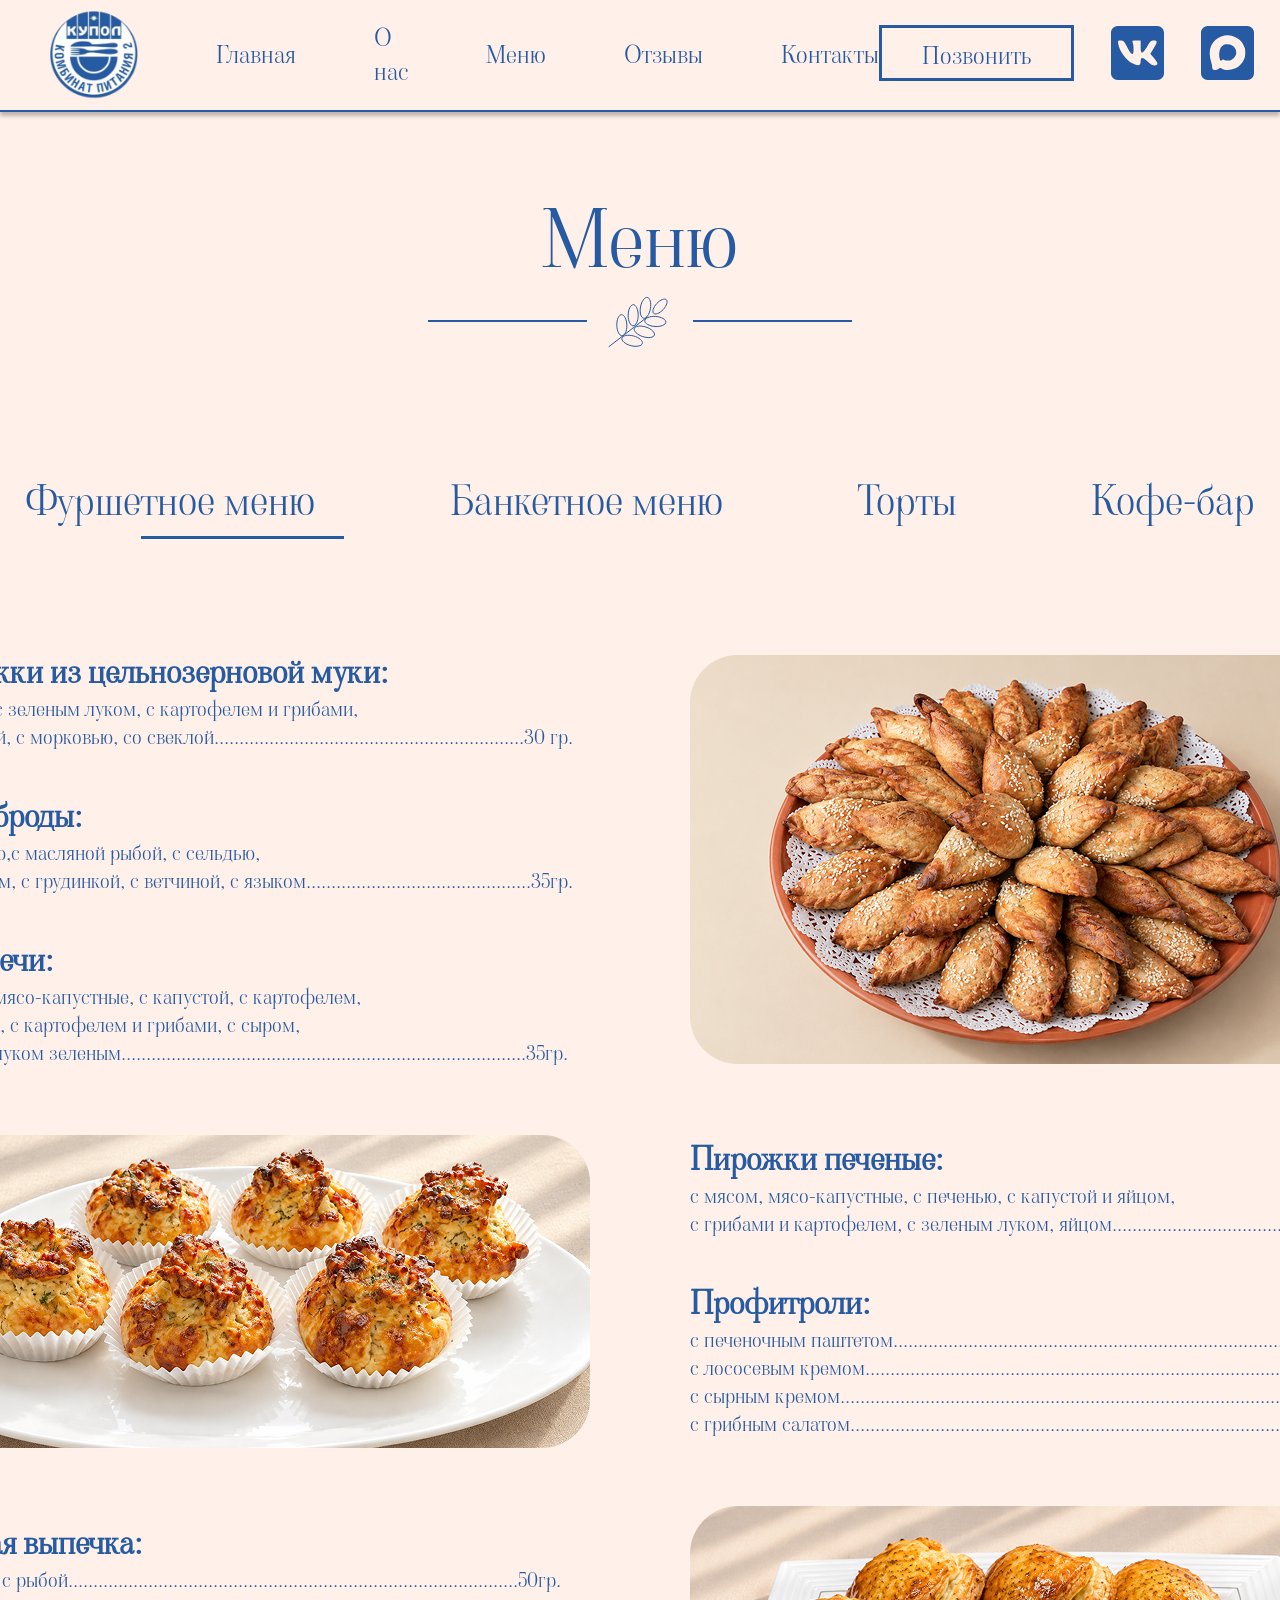
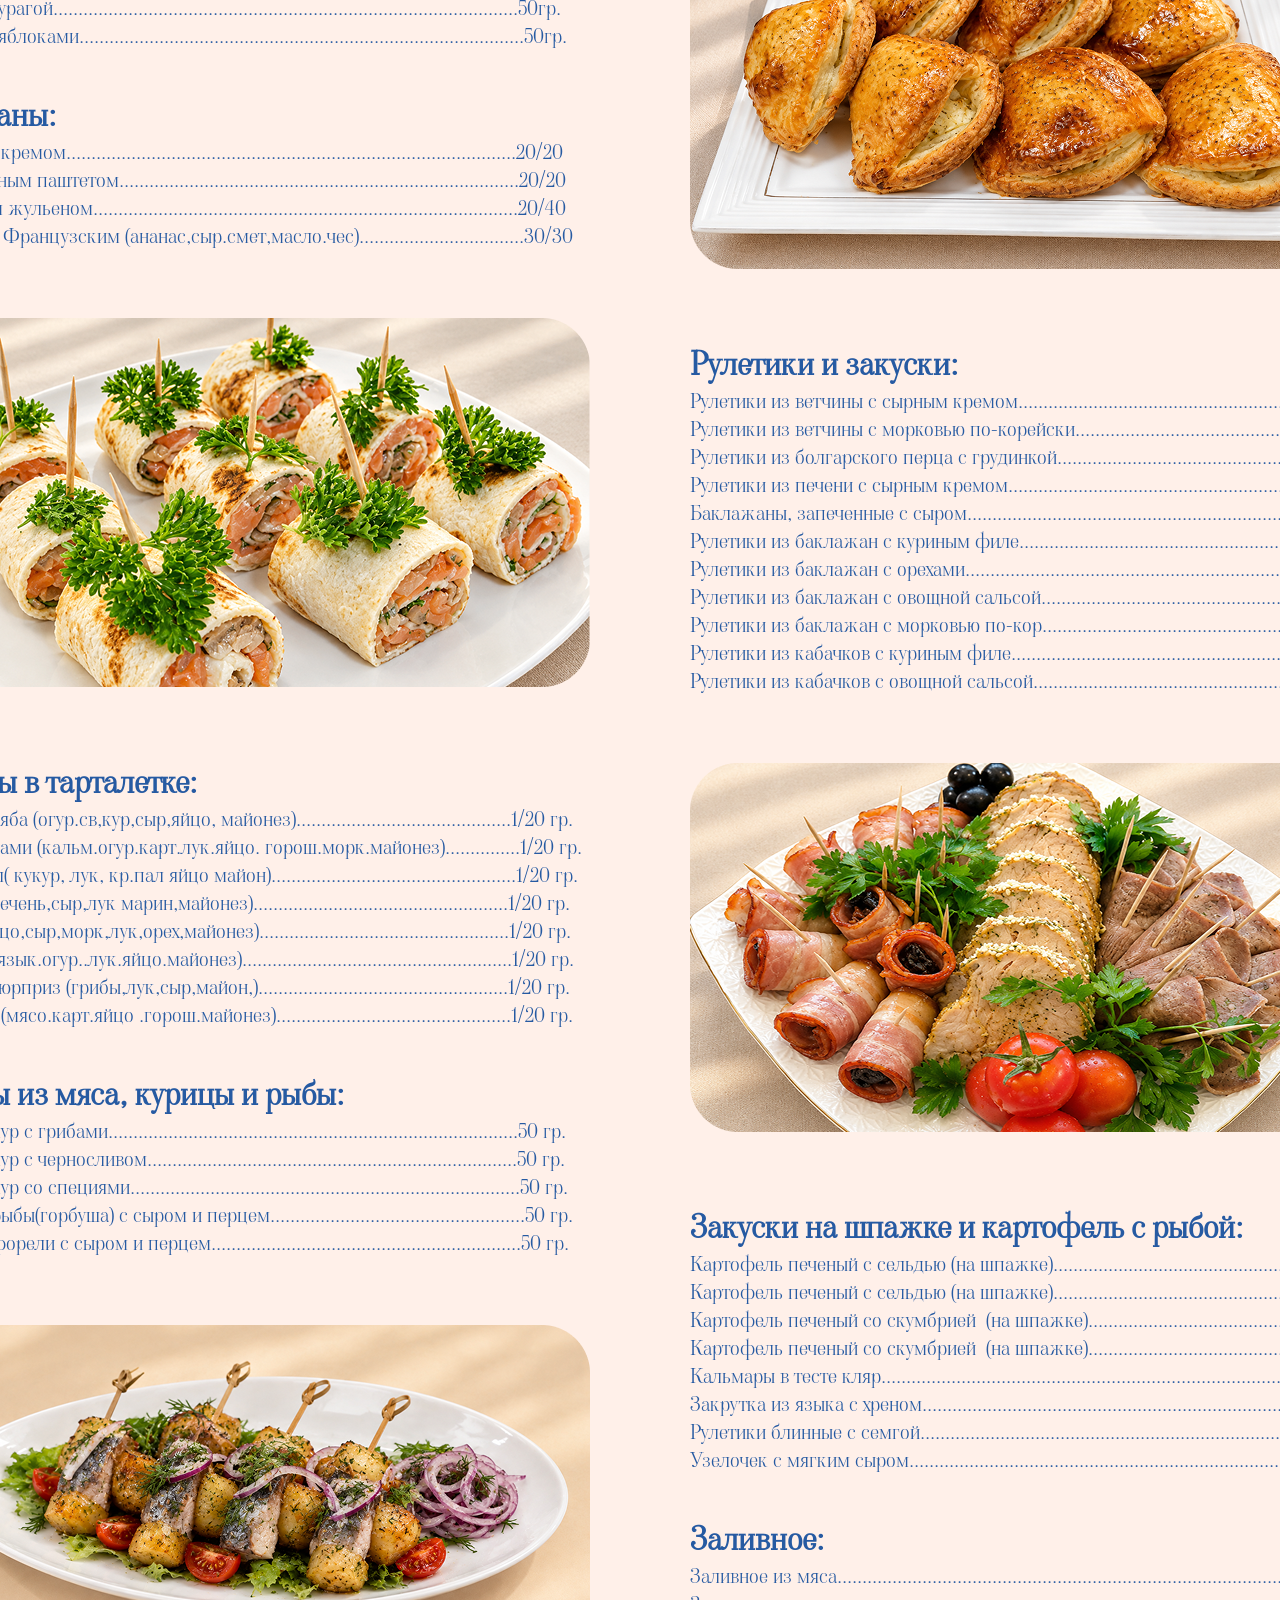
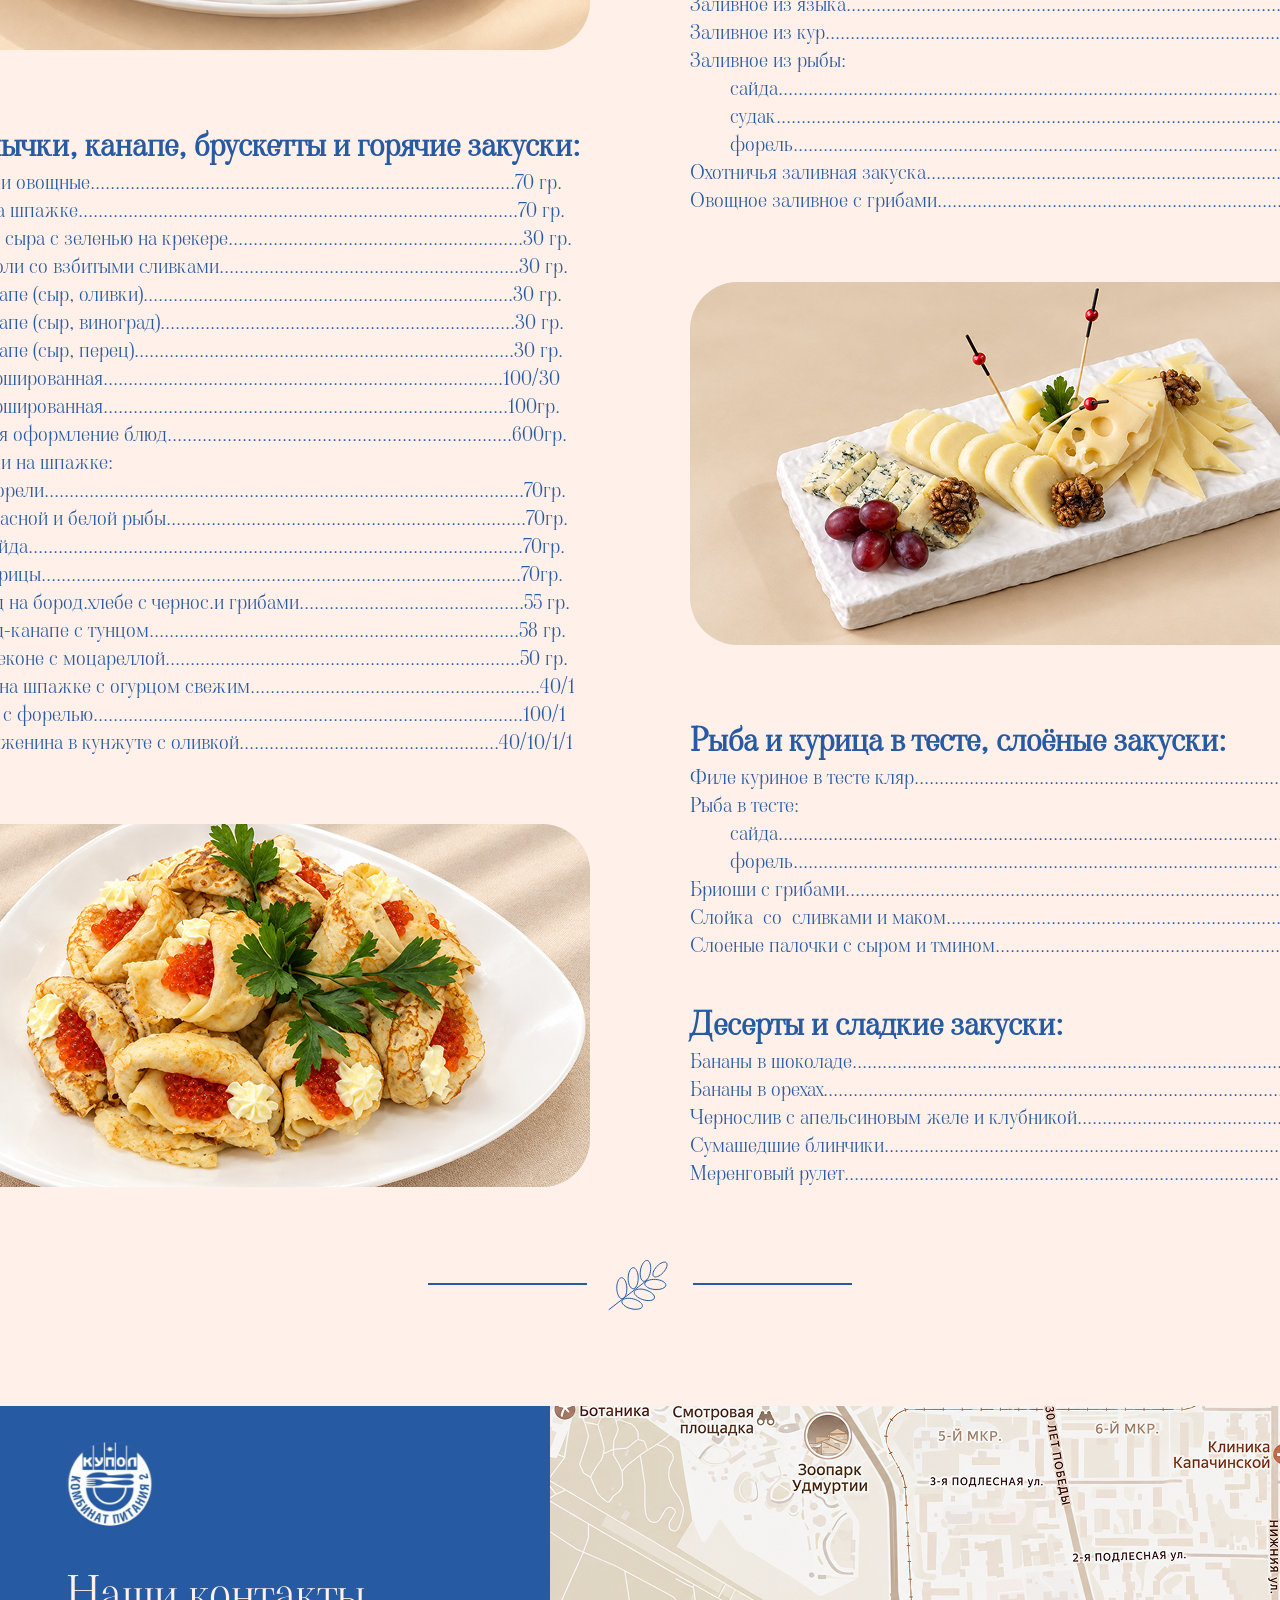
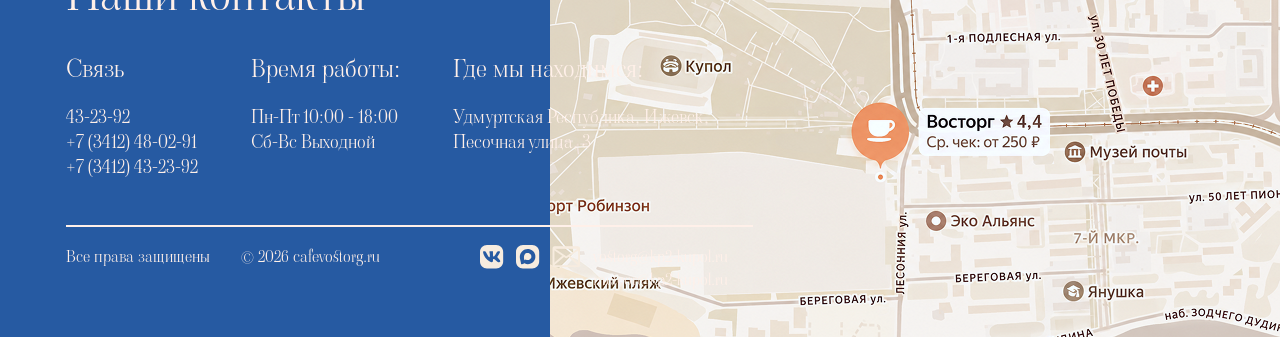
<file: menu.html>
<!DOCTYPE html>
<html lang="en">
<head>
    <meta charset="UTF-8">
    <meta name="viewport" content="width=device-width, initial-scale=1.0">
    <title>Меню Кафе Восторг</title>
    <link rel="stylesheet" href="css/style.css">
    <script src="https://code.jquery.com/jquery-3.7.1.min.js"></script>
</head>
<body>
    <div class="container-menu">
        <header>
            <div class="nav">
                <img src="img/logoKP.svg" alt="Комбинат Питания - 2">
                <div class="nav-links" id="nav-links">
                    <a href="index.html">Главная</a>
                    <a href="about-us.html">О нас</a>
                    <a href="#">Меню</a>
                    <a href="index.html#feedback">Отзывы</a>
                    <a href="#footer">Контакты</a>
                </div>
            </div>
            <div class="contacts">
                <button id="open-call-modal">Позвонить</button>
                <a href="https://vk.ru/club92098046"><img src="img/vk3.svg" alt="ВКонтакте"></a>
                <a href="#"><img src="img/max3.svg" alt="Макс"></a>
            </div>
            
            <button class="burger" id="burger-btn" aria-label="Открыть меню" aria-expanded="false">
                <span></span>
                <span></span>
                <span></span>
            </button>
        </header>
        <div class="all-menu">
            <div class="menu-title-items">
                <p>Меню</p>
            </div>
            <img src="img/menu_line_blue.svg" alt="" class="menu-title-items-img">
            <div class="menu-nav">
                <p class="menu-nav-items active" data-target="buffet">Фуршетное меню</p>
                <div class="nav-dropdown">
                    <p class="menu-nav-items" data-target="banquet">Банкетное меню</p>
                    <div class="dropdown-menu">
                        <a href="menu.html#banquet-salad">Салаты</a>
                        <a href="menu.html#banquet-meat">Вторые блюда мясные</a>
                        <a href="menu.html#banquet-fish">Вторые блюда рыбные</a>
                        <a href="menu.html#banquet-garnish">Гарниры</a>
                        <a href="menu.html#banquet-hot">Горячие закуски</a>
                        <a href="menu.html#banquet-cold">Холодные закуски</a>
                        <a href="menu.html#banquet-deserts">Десерты и сладкие блюда</a>
                        <a href="menu.html#banquet-drinks-bread">Напитки и хлеб</a>
                    </div>
                </div>
                <p class="menu-nav-items" data-target="cakes">Торты</p>
                <p class="menu-nav-items" data-target="coffee-bar">Кофе-бар</p>
            </div>
            <!-- Контейнер -->
            <div class="menu-content">
                <div class="menu-content-info active" id="buffet">
                    <div class="menu-content-info-left">
                        <div class="menu-text-block">
                            <h3>Пирожки из цельнозерновой муки:</h3>
                            <p>с мясом, с зеленым луком, с картофелем и грибами,<br> с капустой, с морковью, со свеклой<span class="buffet-dot">..............................................................</span><span class="menu-text-block-weight">30 гр.</span></p>
                            <h3>Бутерброды:</h3>
                            <p>с форелью,с масляной рыбой, с сельдью,<br> с окороком, с грудинкой, с ветчиной, с языком<span class="buffet-dot">.............................................</span><span class="menu-text-block-weight">35гр.</span></p>
                            <h3>Перепечи:</h3>
                            <p>с мясом, мясо-капустные, с капустой, с картофелем,<br> с грибами, с картофелем и грибами, с сыром,<br> с яйцом, луком зеленым<span class="buffet-dot">.................................................................................</span><span class="menu-text-block-weight">35гр.</span></p>
                        </div>
                        <div class="menu-image-block">
                            <img src="img/Rectangle 69.png" alt="">
                        </div>
                        <div class="menu-text-block">
                            <h3>Мелкая выпечка:</h3>
                            <p>Расстегай с рыбой<span class="buffet-dot">..........................................................................................</span><span class="menu-text-block-weight">50гр.</span></p>
                            <p>Сдоба с курагой<span class="buffet-dot">.............................................................................................</span><span class="menu-text-block-weight">50гр.</span></p>
                            <p>Кокрок с яблоками<span class="buffet-dot">.........................................................................................</span><span class="menu-text-block-weight">50гр.</span></p>
                            <h3>Волованы:</h3>
                            <p>с сырным кремом<span class="buffet-dot">..........................................................................................</span><span class="menu-text-block-weight">20/20</span></p>
                            <p>с печеночным паштетом<span class="buffet-dot">................................................................................</span><span class="menu-text-block-weight">20/20</span></p>
                            <p>с грибным жульеном<span class="buffet-dot">.....................................................................................</span><span class="menu-text-block-weight">20/40</span></p>
                            <p>с салатом Французским (ананас,сыр.смет,масло.чес)<span class="buffet-dot">.................................</span><span class="menu-text-block-weight">30/30</p></span>
                        </div>
                        <div class="menu-image-block">
                            <img src="img/фуршетноеМеню1.png" alt="">
                        </div>
                        <div class="menu-text-block">
                            <h3>Салаты в тарталетке:</h3>
                            <p>Курочка ряба (огур.св,кур,сыр,яйцо, майонез)<span class="buffet-dot">...........................................</span><span class="menu-text-block-weight">1/20 гр.</span></p>
                            <p>с кальмарами (кальм.огур.карт.лук.яйцо. горош.морк.майонез)<span class="buffet-dot">...............</span><span class="menu-text-block-weight">1/20 гр.</span></p>
                            <p>с краб пал( кукур, лук, кр.пал яйцо майон)<span class="buffet-dot">.................................................</span><span class="menu-text-block-weight">1/20 гр.</span></p>
                            <p>минцар (печень,сыр,лук марин,майонез)<span class="buffet-dot">...................................................</span><span class="menu-text-block-weight">1/20 гр.</span></p>
                            <p>эгоист (яйцо,сыр,морк,лук,орех,майонез)<span class="buffet-dot">..................................................</span><span class="menu-text-block-weight">1/20 гр.</span></p>
                            <p>с языком(язык.огур..лук.яйцо.майонез)<span class="buffet-dot">......................................................</span><span class="menu-text-block-weight">1/20 гр.</span></p>
                            <p>грибной сюрприз (грибы,лук,сыр,майон,)<span class="buffet-dot">..................................................</span><span class="menu-text-block-weight">1/20 гр.</span></p>
                            <p>с мясным (мясо.карт.яйцо .горош.майонез)<span class="buffet-dot">...............................................</span><span class="menu-text-block-weight">1/20 гр.</span></p>
                            <h3>Рулеты из мяса, курицы и рыбы:</h3>
                            <p>Рулет из кур с грибами<span class="buffet-dot">..................................................................................</span><span class="menu-text-block-weight">50 гр.</span></p>
                            <p>Рулет из кур с черносливом<span class="buffet-dot">..........................................................................</span><span class="menu-text-block-weight">50 гр.</span></p>
                            <p>Рулет из кур со специями<span class="buffet-dot">..............................................................................</span><span class="menu-text-block-weight">50 гр.</span></p>
                            <p>Рулет из рыбы(горбуша) с сыром и перцем<span class="buffet-dot">...................................................</span><span class="menu-text-block-weight">50 гр.</span></p>
                            <p>Рулет из форели с сыром и перцем<span class="buffet-dot">..............................................................</span><span class="menu-text-block-weight">50 гр.</span></p>
                        </div>
                        <div class="menu-image-block">
                            <img src="img/фуршетноеМеню7.png" alt="">
                        </div>
                        <div class="menu-text-block">
                            <h3>Шашлычки, канапе, брускетты и горячие закуски:</h3>
                            <p>Шашлычки овощные<span class="buffet-dot">.....................................................................................</span><span class="menu-text-block-weight">70 гр.</span></p>
                            <p>Фрукты на шпажке<span class="buffet-dot">........................................................................................</span><span class="menu-text-block-weight">70 гр.</span></p>
                            <p>Шарик из сыра с зеленью на крекере<span class="buffet-dot">...........................................................</span><span class="menu-text-block-weight">30 гр.</span></p>
                            <p>Профитроли со взбитыми сливками<span class="buffet-dot">............................................................</span><span class="menu-text-block-weight">30 гр.</span></p>
                            <p>Мини-канапе (сыр, оливки)<span class="buffet-dot">..........................................................................</span><span class="menu-text-block-weight">30 гр.</span></p>
                            <p>Мини-канапе (сыр, виноград)<span class="buffet-dot">.......................................................................</span><span class="menu-text-block-weight">30 гр.</span></p>
                            <p>Мини-канапе (сыр, перец)<span class="buffet-dot">............................................................................</span><span class="menu-text-block-weight">30 гр.</span></p>
                            <p>Щука фаршированная<span class="buffet-dot">................................................................................</span><span class="menu-text-block-weight">100/30</span></p>
                            <p>Щука фаршированная<span class="buffet-dot">.................................................................................</span><span class="menu-text-block-weight">100гр.</span></p>
                            <p>Овощи для оформление блюд<span class="buffet-dot">.....................................................................</span><span class="menu-text-block-weight">600гр.</span></p>
                            <p>Шашлычки на шпажке:<br></p>
                                    <p class="menu-subitem">из форели<span class="buffet-dot">................................................................................................</span><span class="menu-text-block-weight">70гр.</span></p>
                                    <p class="menu-subitem">из красной и белой рыбы<span class="buffet-dot">........................................................................</span><span class="menu-text-block-weight">70гр.</span></p>
                                    <p class="menu-subitem">из сайда<span class="buffet-dot">...................................................................................................</span><span class="menu-text-block-weight">70гр.</span></p>
                                    <p class="menu-subitem">из курицы<span class="buffet-dot">................................................................................................</span><span class="menu-text-block-weight">70гр.</span></p>
                            <p>Бутерброд на бород.хлебе с чернос.и грибами<span class="buffet-dot">.............................................</span><span class="menu-text-block-weight">55 гр.</span></p>
                            <p>Бутерброд-канапе с тунцом<span class="buffet-dot">..........................................................................</span><span class="menu-text-block-weight">58 гр.</span></p>
                            <p>Грибы в беконе с моцареллой<span class="buffet-dot">.......................................................................</span><span class="menu-text-block-weight">50 гр.</span></p>
                            <p>Креветки на шпажке с огурцом свежим<span class="buffet-dot">..........................................................</span><span class="menu-text-block-weight">40/1</span></p>
                            <p>Брускетта с форелью<span class="buffet-dot">......................................................................................</span><span class="menu-text-block-weight">100/1</span></p>
                            <p>Канапе буженина в кунжуте с оливкой<span class="buffet-dot">....................................................</span><span class="menu-text-block-weight">40/10/1/1</span></p>
                        </div>
                        <div class="menu-image-block">
                            <img src="img/фуршетноеМеню3.png" alt="">
                        </div>
                    </div>
                    <div class="menu-content-info-right">
                        <div class="menu-image-block-right">
                            <img src="img/фуршетноеМеню5.png" alt="Фуршетное меню">
                        </div>
                        <div class="menu-text-block">
                            <h3>Пирожки печеные: </h3>
                            <p>с мясом, мясо-капустные, с печенью, с капустой и яйцом,<br> с грибами и картофелем, с зеленым луком, яйцом<span class="buffet-dot">.......................................</span><span class="menu-text-block-weight">35гр.</span></p>
                            <h3>Профитроли:</h3>
                            <p>с печеночным паштетом<span class="buffet-dot">................................................................................</span><span class="menu-text-block-weight">10/20</span></p>
                            <p>с лососевым кремом<span class="buffet-dot">......................................................................................</span><span class="menu-text-block-weight">10/20</span></p>
                            <p>с сырным кремом<span class="buffet-dot">...........................................................................................</span><span class="menu-text-block-weight">10/2</span></p>
                            <p>с грибным салатом<span class="buffet-dot">.........................................................................................</span><span class="menu-text-block-weight">30/30</span></p>
                        </div>
                        <div class="menu-image-block">
                            <img src="img/фуршетноеМеню4.png" alt="">
                        </div>
                        <div class="menu-text-block">
                            <h3>Рулетики и закуски:</h3>
                            <p>Рулетики из ветчины с сырным кремом<span class="buffet-dot">.......................................................</span><span class="menu-text-block-weight">50 гр.</span></p>
                            <p>Рулетики из ветчины с морковью по-корейски<span class="buffet-dot">............................................</span><span class="menu-text-block-weight">50 гр.</span></p>
                            <p>Рулетики из болгарского перца с грудинкой<span class="buffet-dot">................................................</span><span class="menu-text-block-weight">35 гр.</span></p>
                            <p>Рулетики из печени с сырным кремом<span class="buffet-dot">.........................................................</span><span class="menu-text-block-weight">50 гр.</span></p>
                            <p>Баклажаны, запеченные с сыром<span class="buffet-dot">.................................................................</span><span class="menu-text-block-weight">50 гр.</span></p>
                            <p>Рулетики из баклажан с куриным филе<span class="buffet-dot">......................................................</span><span class="menu-text-block-weight">50 гр.</span></p>
                            <p>Рулетики из баклажан с орехами<span class="buffet-dot">.................................................................</span><span class="menu-text-block-weight">60 гр.</span></p>
                            <p>Рулетики из баклажан с овощной сальсой<span class="buffet-dot">...................................................</span><span class="menu-text-block-weight">50 гр.</span></p>
                            <p>Рулетики из баклажан с морковью по-кор<span class="buffet-dot">...................................................</span><span class="menu-text-block-weight">50 гр.</span></p>
                            <p>Рулетики из кабачков с куриным филе<span class="buffet-dot">........................................................</span><span class="menu-text-block-weight">50 гр.</span></p>
                            <p>Рулетики из кабачков с овощной сальсой<span class="buffet-dot">.....................................................</span><span class="menu-text-block-weight">50 гр.</span></p>
                        </div>
                        <div class="menu-image-block">
                            <img src="img/фуршетноеМеню2.png" alt="">
                        </div>
                        <div class="menu-text-block">
                            <h3>Закуски на шпажке и картофель с рыбой:</h3>
                            <p>Картофель печеный с сельдью (на шпажке)<span class="buffet-dot">.................................................</span><span class="menu-text-block-weight">30 гр.</span></p>
                            <p>Картофель печеный с сельдью (на шпажке)<span class="buffet-dot">.................................................</span><span class="menu-text-block-weight">40 гр.</span></p>
                            <p>Картофель печеный со скумбрией  (на шпажке)<span class="buffet-dot">..........................................</span><span class="menu-text-block-weight">30 гр.</span></p>
                            <p>Картофель печеный со скумбрией  (на шпажке)<span class="buffet-dot">..........................................</span><span class="menu-text-block-weight">40 гр.</span></p>
                            <p>Кальмары в тесте кляр<span class="buffet-dot">..................................................................................</span><span class="menu-text-block-weight">50 гр.</span></p>
                            <p>Закрутка из языка с хреном<span class="buffet-dot">..........................................................................</span><span class="menu-text-block-weight">30 гр.</span></p>
                            <p>Рулетики блинные с семгой<span class="buffet-dot">...........................................................................</span><span class="menu-text-block-weight">35 гр.</span></p>
                            <p>Узелочек с мягким сыром<span class="buffet-dot">.............................................................................</span><span class="menu-text-block-weight">45 гр.</span></p>
                            <h3>Заливное:</h3>
                            <p>Заливное из мяса<span class="buffet-dot">..........................................................................................</span><span class="menu-text-block-weight">50 гр.</span></p>
                            <p>Заливное из языка<span class="buffet-dot">.........................................................................................</span><span class="menu-text-block-weight">50 гр.</span></p>
                            <p>Заливное из кур<span class="buffet-dot">.............................................................................................</span><span class="menu-text-block-weight">50 гр.</span></p>
                            <p>Заливное из рыбы:</p>
                                    <p class="menu-subitem">сайда<span class="buffet-dot">......................................................................................................</span><span class="menu-text-block-weight">50 гр.</span></p>
                                    <p class="menu-subitem">судак<span class="buffet-dot">.......................................................................................................</span><span class="menu-text-block-weight">50 гр.</span></p>
                                    <p class="menu-subitem">форель<span class="buffet-dot">....................................................................................................</span><span class="menu-text-block-weight">50гр.</span></p>
                            <p>Охотничья заливная закуска<span class="buffet-dot">.........................................................................</span><span class="menu-text-block-weight">50 гр.</span></p>
                            <p>Овощное заливное с грибами<span class="buffet-dot">.......................................................................</span><span class="menu-text-block-weight">50 гр.</span></p>
                        </div>
                        <div class="menu-image-block">
                            <img src="img/фуршетноеМеню6.png" alt="">
                        </div>
                        <div class="menu-text-block">
                            <h3>Рыба и курица в тесте, слоёные закуски:</h3>
                            <p>Филе куриное в тесте кляр<span class="buffet-dot">............................................................................</span><span class="menu-text-block-weight">50 гр.</span></p>
                            <p>Рыба в тесте:</p>
                                    <p class="menu-subitem">сайда<span class="buffet-dot">......................................................................................................</span><span class="menu-text-block-weight">50 гр.</span></p>
                                    <p class="menu-subitem">форель<span class="buffet-dot">...................................................................................................</span><span class="menu-text-block-weight">50 гр.</span></p>
                            <p>Бриоши с грибами<span class="buffet-dot">.........................................................................................</span><span class="menu-text-block-weight">60 гр.</span></p>
                            <p>Слойка  со  сливками и маком<span class="buffet-dot">......................................................................</span><span class="menu-text-block-weight">20 гр.</span></p>
                            <p>Слоеные палочки с сыром и тмином<span class="buffet-dot">............................................................</span><span class="menu-text-block-weight">30 гр.</span></p>
                            <h3>Десерты и сладкие закуски:</h3>
                            <p>Бананы в шоколаде<span class="buffet-dot">.......................................................................................</span><span class="menu-text-block-weight">40 гр.</span></p>
                            <p>Бананы в орехах<span class="buffet-dot">.............................................................................................</span><span class="menu-text-block-weight">35 гр.</span></p>
                            <p>Чернослив с апельсиновым желе и клубникой<span class="buffet-dot">...............................................</span><span class="menu-text-block-weight">70/1</span></p>
                            <p>Сумашедшие блинчики<span class="buffet-dot">.................................................................................</span><span class="menu-text-block-weight">105гр.</span></p>
                            <p>Меренговый рулет<span class="buffet-dot">.........................................................................................</span><span class="menu-text-block-weight">50/20</span></p>
                        </div>
                    </div>
                </div>
                <div class="menu-content-info" id="banquet">
                    <div class="menu-content-info-banquet">
                        <p class="menu-cakes-block-title" id="banquet-salad">Салаты</p>
                        <div class="menu-content-info-banquet-items">
                            <div class="menu-content-banquet-left">
                                <div class="menu-text-block">
                                    <div class="menu-item">
                                      <div class="menu-row">
                                        <span class="name">Салат-коктейль «Цезарь»</span>
                                        <span class="text-dots">................................................................................................................................................................................................</span>
                                        <span class="menu-banquet-weight">150/2</span>
                                      </div>
                                      <p class="description">(курица, салат Айсберг, помидоры Черри, сыр, гренки, соус Цезарь)</p>
                                    </div>
                              
                                    <div class="menu-item">
                                      <div class="menu-row">
                                        <span class="name">Салат-коктейль «Прага»</span>
                                        <span class="text-dots">................................................................................................................................................................................................</span>
                                        <span class="menu-banquet-weight">120/2</span>
                                      </div>
                                      <p class="description">(курица, картофель, морковь, яблоки, апельсины, зел.горошек, мар.огурцы, майонез)</p>
                                    </div>
                              
                                    <div class="menu-item">
                                      <div class="menu-row">
                                        <span class="name">Салат-коктейль «Каприз»</span>
                                        <span class="text-dots">................................................................................................................................................................................................</span>
                                        <span class="menu-banquet-weight">120/2</span>
                                      </div>
                                      <p class="description">(ветчина, помидоры, св. огурцы, яйцо, сыр, майонез)</p>
                                    </div>
                              
                                    <div class="menu-item">
                                      <div class="menu-row">
                                        <span class="name">Салат-коктейль «Язык»</span>
                                        <span class="text-dots">................................................................................................................................................................................................</span>
                                        <span class="menu-banquet-weight">120/2</span>
                                      </div>
                                      <p class="description">(язык, лук, марин.огурцы, свеж. огурцы, яйцо, майонез)</p>
                                    </div>
                              
                                    <div class="menu-item">
                                      <div class="menu-row">
                                        <span class="name">Салат-коктейль капустный</span>
                                        <span class="text-dots">................................................................................................................................................................................................</span>
                                        <span class="menu-banquet-weight">120/2</span>
                                      </div>
                                      <p class="description">(салат из св. капусты, яблоко, морковь, огурец конс., майонез)</p>
                                    </div>
                              
                                    <div class="menu-item">
                                      <div class="menu-row">
                                        <span class="name">Салат с креветками и фруктами</span>
                                        <span class="text-dots">................................................................................................................................................................................................</span>
                                        <span class="menu-banquet-weight">120/2</span>
                                      </div>
                                      <p class="description">(креветки, яблоко, капуста пекинский, ананас, майонез)</p>
                                    </div>
                              
                                    <div class="menu-item">
                                      <div class="menu-row">
                                        <span class="name">Салат «Пекинский» с морепродуктами</span>
                                        <span class="text-dots">................................................................................................................................................................................................</span>
                                        <span class="menu-banquet-weight">120/2</span>
                                      </div>
                                      <p class="description">(кальмар, креветки, морковь, капуста пекинская, лук, масло)</p>
                                    </div>
                              
                                    <div class="menu-item">
                                      <div class="menu-row">
                                        <span class="name">Салат «Колслоу» по-вьетнамски</span>
                                        <span class="text-dots">................................................................................................................................................................................................</span>
                                        <span class="menu-banquet-weight">120/2</span>
                                      </div>
                                      <p class="description">(кальмары, капуста пекинская, морковь, лук, заправка для салата)</p>
                                    </div>
                              
                                    <div class="menu-item">
                                      <div class="menu-row">
                                        <span class="name">Салат «Новинка»</span>
                                        <span class="text-dots">................................................................................................................................................................................................</span>
                                        <span class="menu-banquet-weight">120/2</span>
                                      </div>
                                      <p class="description">(кальмары, перец св., грибы, лук, яблоки, яйцо, майонез)</p>
                                    </div>
                              
                                    <div class="menu-item">
                                      <div class="menu-row">
                                        <span class="name">Салат овощной с кальмарами</span>
                                        <span class="text-dots">................................................................................................................................................................................................</span>
                                        <span class="menu-banquet-weight">120/2</span>
                                      </div>
                                      <p class="description">(кальмары, капуста пекинская, помидоры, заправка салатная)</p>
                                    </div>
                              
                                    <div class="menu-item">
                                      <div class="menu-row">
                                        <span class="name">Салат-коктейль «Кальмар»</span>
                                        <span class="text-dots">................................................................................................................................................................................................</span>
                                        <span class="menu-banquet-weight">120/2</span>
                                      </div>
                                      <p class="description">(кальмары, яйцо, помидоры св., огурец конс., сыр, майонез)</p>
                                    </div>
                              
                                    <div class="menu-item">
                                      <div class="menu-row">
                                        <span class="name">Салат «Вдохновение»</span>
                                        <span class="text-dots">................................................................................................................................................................................................</span>
                                        <span class="menu-banquet-weight">120/2</span>
                                      </div>
                                      <p class="description">(кальмары, краб. палочки, огурцы св., перец, оливки, масло)</p>
                                    </div>
                              
                                    <div class="menu-item">
                                      <div class="menu-row">
                                        <span class="name">Салат «Бриз»</span>
                                        <span class="text-dots">................................................................................................................................................................................................</span>
                                        <span class="menu-banquet-weight">120/2</span>
                                      </div>
                                      <p class="description">(кальмары отв., огурец св., лук, яйцо, сыр, яблоко, майонез)</p>
                                    </div>
                              
                                    <div class="menu-item">
                                      <div class="menu-row">
                                        <span class="name">Салат «Андалузский»</span>
                                        <span class="text-dots">................................................................................................................................................................................................</span>
                                        <span class="menu-banquet-weight">120/2</span>
                                      </div>
                                      <p class="description">(кальмары, грибы жар., фасоль, перец болг., лук мар., зел. горошек, майонез)</p>
                                    </div>
                              
                                    <div class="menu-item">
                                      <div class="menu-row">
                                        <span class="name">Салат из семги с/с</span>
                                        <span class="text-dots">................................................................................................................................................................................................</span>
                                        <span class="menu-banquet-weight">120/2</span>
                                      </div>
                                      <p class="description">(семга с/с, рис, лук, яйцо, морковь, майонез)</p>
                                    </div>
                              
                                    <div class="menu-item">
                                      <div class="menu-row">
                                        <span class="name">Салат «Мимоза»</span>
                                        <span class="text-dots">................................................................................................................................................................................................</span>
                                        <span class="menu-banquet-weight">120/2</span>
                                      </div>
                                      <p class="description">(консервы рыбные, яйцо, сыр, лук, морковь, майонез)</p>
                                    </div>
                              
                                    <div class="menu-item">
                                      <div class="menu-row">
                                        <span class="name">Салат «Подсолнух»</span>
                                        <span class="text-dots">................................................................................................................................................................................................</span>
                                        <span class="menu-banquet-weight">120/2</span>
                                      </div>
                                      <p class="description">(печень трески, картофель, лук, яйцо, огурцы марин., маслины, чипсы, майонез)</p>
                                    </div>
                              
                                    <div class="menu-item">
                                      <div class="menu-row">
                                        <span class="name">Салат «Изумрудная россыпь»</span>
                                        <span class="text-dots">................................................................................................................................................................................................</span>
                                        <span class="menu-banquet-weight">120/2</span>
                                      </div>
                                      <p class="description">(курица, помидоры, яйцо, сыр, киви, майонез)</p>
                                    </div>
                              
                                    <div class="menu-item">
                                      <div class="menu-row">
                                        <span class="name">Салат «Белая береза»</span>
                                        <span class="text-dots">................................................................................................................................................................................................</span>
                                        <span class="menu-banquet-weight">120/2</span>
                                      </div>
                                      <p class="description">(курица, яблоко, лук, сыр, яйцо, майонез)</p>
                                    </div>
                              
                                    <div class="menu-item">
                                      <div class="menu-row">
                                        <span class="name">Салат «Фасолинка»</span>
                                        <span class="text-dots">................................................................................................................................................................................................</span>
                                        <span class="menu-banquet-weight">120/2</span>
                                      </div>
                                      <p class="description">(куриная грудка, зел. горошек, фасоль конс., перец болгарский, лук мар., масло)</p>
                                    </div>
                              
                                    <div class="menu-item">
                                      <div class="menu-row">
                                        <span class="name">Салат «Вечерний»</span>
                                        <span class="text-dots">................................................................................................................................................................................................</span>
                                        <span class="menu-banquet-weight">120/2</span>
                                      </div>
                                      <p class="description">(курица, огурец св., чернослив, яйцо, орехи грецкие, майонез)</p>
                                    </div>
                              
                                    <div class="menu-item">
                                      <div class="menu-row">
                                        <span class="name">Салат «Курочка ряба»</span>
                                        <span class="text-dots">................................................................................................................................................................................................</span>
                                        <span class="menu-banquet-weight">120/2</span>
                                      </div>
                                      <p class="description">(курица, яйцо, лук мар., огурец, сыр, майонез)</p>
                                    </div>
                              
                                    <div class="menu-item">
                                      <div class="menu-row">
                                        <span class="name">Салат «Пекинский с курицей»</span>
                                        <span class="text-dots">................................................................................................................................................................................................</span>
                                        <span class="menu-banquet-weight">120/2</span>
                                      </div>
                                      <p class="description">(курица, сухарики, капуста пекинская, майонез)</p>
                                    </div>
                              
                                    <div class="menu-item">
                                      <div class="menu-row">
                                        <span class="name">Салат «Слоеный»</span>
                                        <span class="text-dots">................................................................................................................................................................................................</span>
                                        <span class="menu-banquet-weight">120/2</span>
                                      </div>
                                      <p class="description">(курица, картофель, морковь, сыр, грибы, майонез, орехи)</p>
                                    </div>
                                </div>
                                <div class="menu-image-block">
                                    <img src="img/menu-salad2.png" alt="">
                                </div>
                            </div>
                            <div class="menu-content-banquet-right">
                                <div class="menu-image-block-banquet-first">
                                    <img src="img/menu-salad1.png" alt="">
                                </div>
                                <div class="menu-text-block">
                                    <div class="menu-item">
                                      <div class="menu-row">
                                        <span class="name">Салат «Венгерский»</span>
                                        <span class="text-dots">................................................................................................................................................................................................</span>
                                        <span class="menu-banquet-weight">120/2</span>
                                      </div>
                                      <p class="description">(курица, грибы, кукуруза, огурец мар. перец, сыр, майонез)</p>
                                    </div>

                                    <div class="menu-item">
                                      <div class="menu-row">
                                        <span class="name">Салат овощной с курицей и соусом терияки</span>
                                        <span class="text-dots">................................................................................................................................................................................................</span>
                                        <span class="menu-banquet-weight">120/2</span>
                                      </div>
                                      <p class="description">(курица, кап.пекин., огур.св., перец, раст.масло, соус терияки, кунжут)</p>
                                    </div>

                                    <div class="menu-item">
                                      <div class="menu-row">
                                        <span class="name">Салат «Парус»</span>
                                        <span class="text-dots">................................................................................................................................................................................................</span>
                                        <span class="menu-banquet-weight">120/2</span>
                                      </div>
                                      <p class="description">(курица, морковь по-корейски, кукуруза конс., яйцо, чипсы, майонез)</p>
                                    </div>

                                    <div class="menu-item">
                                      <div class="menu-row">
                                        <span class="name">Салат «Хрустящий»</span>
                                        <span class="text-dots">................................................................................................................................................................................................</span>
                                        <span class="menu-banquet-weight">120/2</span>
                                      </div>
                                      <p class="description">(салат из св.капусты, ветчина, яйцо, майонез, лук, картофель «фри»)</p>
                                    </div>

                                    <div class="menu-item">
                                      <div class="menu-row">
                                        <span class="name">Салат «Золотой»</span>
                                        <span class="text-dots">................................................................................................................................................................................................</span>
                                        <span class="menu-banquet-weight">120/2</span>
                                      </div>
                                      <p class="description">(колбаса п/к, сухарики, майонез, кукуруза, морковь по-корейски)</p>
                                    </div>

                                    <div class="menu-item">
                                      <div class="menu-row">
                                        <span class="name">Салат «Европейский»</span>
                                        <span class="text-dots">................................................................................................................................................................................................</span>
                                        <span class="menu-banquet-weight">120/2</span>
                                      </div>
                                      <p class="description">(ветчина, морковь по-корейски, кукуруза, майонез, картофель «фри»)</p>
                                    </div>
                                    
                                    <div class="menu-item">
                                      <div class="menu-row">
                                        <span class="name">Салат «Чешский»</span>
                                        <span class="text-dots">................................................................................................................................................................................................</span>
                                        <span class="menu-banquet-weight">120/2</span>
                                      </div>
                                      <p class="description">(ветчина, краб. палочки, картофель, перец св., грибы, майонез, зелень)</p>
                                    </div>
                                    
                                    <div class="menu-item">
                                      <div class="menu-row">
                                        <span class="name">Салат «Ярославна»</span>
                                        <span class="text-dots">................................................................................................................................................................................................</span>
                                        <span class="menu-banquet-weight">120/2</span>
                                      </div>
                                      <p class="description">(ветчина, салат из св. капусты, огурец, помидоры, яблоко, майонез, картофель)</p>
                                    </div>

                                    <div class="menu-item">
                                      <div class="menu-row">
                                        <span class="name">Салат «Застольный»</span>
                                        <span class="text-dots">................................................................................................................................................................................................</span>
                                        <span class="menu-banquet-weight">120/2</span>
                                      </div>
                                      <p class="description">(говядина, корнишоны, грибы, лук, капуста пекинская, перец, заправка салатная)</p>
                                    </div>

                                    <div class="menu-item">
                                      <div class="menu-row">
                                        <span class="name">Салат «Пикантный» мясной</span>
                                        <span class="text-dots">................................................................................................................................................................................................</span>
                                        <span class="menu-banquet-weight">120/2</span>
                                      </div>
                                      <p class="description">(говядина, перец, корнишоны, лук, заправка салатная)</p>
                                    </div>

                                    <div class="menu-item">
                                      <div class="menu-row">
                                        <span class="name">Салат «Мужской каприз»</span>
                                        <span class="text-dots">................................................................................................................................................................................................</span>
                                        <span class="menu-banquet-weight">120/2</span>
                                      </div>
                                      <p class="description">(говядина, морковь по-корейски, огурцы св., сыр, лук марин., раст.масло)</p>
                                    </div>

                                    <div class="menu-item">
                                      <div class="menu-row">
                                        <span class="name">Салат «Гранатовый браслет»</span>
                                        <span class="text-dots">................................................................................................................................................................................................</span>
                                        <span class="menu-banquet-weight">120/2</span>
                                      </div>
                                      <p class="description">(говядина, картофель, свекла, морковь, яйцо, огурец конс., майонез, гранат)</p>
                                    </div>

                                    <div class="menu-item">
                                      <div class="menu-row">
                                        <span class="name">Салат «Мясной»</span>
                                        <span class="text-dots">................................................................................................................................................................................................</span>
                                        <span class="menu-banquet-weight">120/2</span>
                                      </div>
                                      <p class="description">(говядина, картофель, лук, яйцо, огурец конс., зел. горошек, майонез)</p>
                                    </div>

                                    <div class="menu-item">
                                      <div class="menu-row">
                                        <span class="name">Салат «Бородино»</span>
                                        <span class="text-dots">................................................................................................................................................................................................</span>
                                        <span class="menu-banquet-weight">120/2</span>
                                      </div>
                                      <p class="description">(говядина, морковь, лук мар., чеснок, сыр, майонез)</p>
                                    </div>

                                    <div class="menu-item">
                                      <div class="menu-row">
                                        <span class="name">Салат «Пражский»</span>
                                        <span class="text-dots">................................................................................................................................................................................................</span>
                                        <span class="menu-banquet-weight">120/2</span>
                                      </div>
                                      <p class="description">(язык отв., огурец св., яблоко, яйцо, грибы, майонез)</p>
                                    </div>

                                    <div class="menu-item">
                                      <div class="menu-row">
                                        <span class="name">Салат «Пикантный» с языком</span>
                                        <span class="text-dots">................................................................................................................................................................................................</span>
                                        <span class="menu-banquet-weight">120/2</span>
                                      </div>
                                      <p class="description">(язык отв., грибы, огурец св., яблоко, майонез)</p>
                                    </div>

                                    <div class="menu-item">
                                      <div class="menu-row">
                                        <span class="name">Салат «Домашний»</span>
                                        <span class="text-dots">................................................................................................................................................................................................</span>
                                        <span class="menu-banquet-weight">120/2</span>
                                      </div>
                                      <p class="description">(язык отв., морковь, огурец св. и мар., сыр, заправка салатная)</p>
                                    </div>

                                    <div class="menu-item">
                                      <div class="menu-row">
                                        <span class="name">Салат «Аппетитный»</span>
                                        <span class="text-dots">................................................................................................................................................................................................</span>
                                        <span class="menu-banquet-weight">120/2</span>
                                      </div>
                                      <p class="description">(язык отв., перец, огурец мар., лук, масло)</p>
                                    </div>

                                    <div class="menu-item">
                                      <div class="menu-row">
                                        <span class="name">Салат овощной с языком и кунжутом</span>
                                        <span class="text-dots">................................................................................................................................................................................................</span>
                                        <span class="menu-banquet-weight">120/2</span>
                                      </div>
                                      <p class="description">(язык отв., огурцы св., перец, капуста пекин., кунжут, заправка салатная)</p>
                                    </div>

                                    <div class="menu-item">
                                      <div class="menu-row">
                                        <span class="name">Салат «Былина»</span>
                                        <span class="text-dots">................................................................................................................................................................................................</span>
                                        <span class="menu-banquet-weight">120/2</span>
                                      </div>
                                      <p class="description">(язык отв., ветчина, картофель, огурец мар., яблоко, апельсин, майонез, сметана)</p>
                                    </div>

                                    <div class="menu-item">
                                      <div class="menu-row">
                                        <span class="name">Салат овощной с авокадо</span>
                                        <span class="text-dots">................................................................................................................................................................................................</span>
                                        <span class="menu-banquet-weight">120/2</span>
                                      </div>
                                      <p class="description">(авокадо, огурцы св., перец, редис, капуста пекинская, медово-горчичная заправка)</p>
                                    </div>

                                    <div class="menu-item">
                                      <div class="menu-row">
                                        <span class="name">Салат «Греческий»</span>
                                        <span class="text-dots">................................................................................................................................................................................................</span>
                                        <span class="menu-banquet-weight">120/2</span>
                                      </div>
                                      <p class="description">(помидоры, огурец св., перец св., сыр, оливки, заправка салатная)</p>
                                    </div>

                                    <div class="menu-item">
                                      <div class="menu-row">
                                        <span class="name">Салат «Вегетарианский»</span>
                                        <span class="text-dots">................................................................................................................................................................................................</span>
                                        <span class="menu-banquet-weight">120/2</span>
                                      </div>
                                      <p class="description">(салат из св. капусты, огурец мар, кукуруза, перец, помидоры, масло)</p>
                                    </div>
                                </div>
                            </div>
                        </div>
                        <p class="menu-cakes-block-title" id="banquet-meat">Вторые блюда мясные</p>
                        <div class="menu-content-info-banquet-items">
                            <div class="menu-content-banquet-left">
                                <div class="menu-text-block">
                                    <div class="menu-item">
                                        <div class="menu-row">
                                            <span class="name">Мясо «по-королевски»</span>
                                            <span class="text-dots">................................................................................................................................................................................................</span>
                                            <span class="menu-banquet-weight">120</span>
                                        </div>
                                        <p class="description">(говядина, лук, майонез, сыр)</p>
                                    </div>

                                    <div class="menu-item">
                                        <div class="menu-row">
                                            <span class="name">Говядина «Гусарская печень»</span>
                                            <span class="text-dots">................................................................................................................................................................................................</span>
                                            <span class="menu-banquet-weight">100/50</span>
                                        </div>
                                        <p class="description">(говядина, свинина, шампиньоны, сыр)</p>
                                    </div>

                                    <div class="menu-item">
                                        <div class="menu-row">
                                            <span class="name">Мясо «по-Славяновски»</span>
                                            <span class="text-dots">................................................................................................................................................................................................</span>
                                            <span class="menu-banquet-weight">275</span>
                                        </div>
                                        <p class="description">(говядина, картофель, шампиньоны)</p>
                                    </div>

                                    <div class="menu-item">
                                        <div class="menu-row">
                                            <span class="name">Говядина «по-Мексикански»</span>
                                            <span class="text-dots">................................................................................................................................................................................................</span>
                                            <span class="menu-banquet-weight">100/50</span>
                                        </div>
                                        <p class="description">(говядина, перец болгарский, лук, фасоль, томат, чеснок)</p>
                                    </div>

                                    <div class="menu-item">
                                        <div class="menu-row">
                                            <span class="name">Говядина тушенная с черносливом</span>
                                            <span class="text-dots">................................................................................................................................................................................................</span>
                                            <span class="menu-banquet-weight">100/125</span>
                                        </div>
                                    </div>

                                    <div class="menu-item">
                                        <div class="menu-row">
                                            <span class="name">Жаркое «подомашнему»</span>
                                            <span class="text-dots">................................................................................................................................................................................................</span>
                                            <span class="menu-banquet-weight">75/250</span>
                                        </div>
                                        <p class="description">(говядина, картофель, лук, томат)</p>
                                    </div>

                                    <div class="menu-item">
                                        <div class="menu-row">
                                            <span class="name">Жаркое по-русски с грибами</span>
                                            <span class="text-dots">................................................................................................................................................................................................</span>
                                            <span class="menu-banquet-weight">280</span>
                                        </div>
                                        <p class="description">(говядина, картофель, лук, грибы)</p>
                                    </div>

                                    <div class="menu-item">
                                        <div class="menu-row">
                                            <span class="name">Азу</span>
                                            <span class="text-dots">................................................................................................................................................................................................</span>
                                            <span class="menu-banquet-weight">75/250</span>
                                        </div>
                                        <p class="description">(говядина, картофель, лук, томат, чеснок, конс. огурцы)</p>
                                    </div>

                                    <div class="menu-item">
                                        <div class="menu-row">
                                            <span class="name">Стейк из свинины</span>
                                            <span class="text-dots">................................................................................................................................................................................................</span>
                                            <span class="menu-banquet-weight">100</span>
                                        </div>
                                    </div>

                                    <div class="menu-item">
                                        <div class="menu-row">
                                            <span class="name">Отбивная «Восторг»</span>
                                            <span class="text-dots">................................................................................................................................................................................................</span>
                                            <span class="menu-banquet-weight">120</span>
                                        </div>
                                        <p class="description">(свинина, конс.ананас, сыр)</p>
                                    </div>

                                    <div class="menu-item">
                                        <div class="menu-row">
                                            <span class="name">Отбивная «Провансаль» с грибами</span>
                                            <span class="text-dots">................................................................................................................................................................................................</span>
                                            <span class="menu-banquet-weight">120</span>
                                        </div>
                                        <p class="description">(свинина, грибы, лук, майонез, сыр)</p>
                                    </div>

                                    <div class="menu-item">
                                        <div class="menu-row">
                                            <span class="name">Отбивная с помидорами и сыром</span>
                                            <span class="text-dots">................................................................................................................................................................................................</span>
                                            <span class="menu-banquet-weight">120</span>
                                        </div>
                                        <p class="description">(свинина)</p>
                                    </div>

                                    <div class="menu-item">
                                        <div class="menu-row">
                                            <span class="name">Отбивная из свинины «Нежность»</span>
                                            <span class="text-dots">................................................................................................................................................................................................</span>
                                            <span class="menu-banquet-weight">100</span>
                                        </div>
                                        <p class="description">(свинина, сыр, яйцо, майонез)</p>
                                    </div>
                                </div>
                                <div class="menu-image-block-banquet-last">
                                    <img src="img/menu-meat2.png" alt="">
                                </div>
                            </div>
                            <div class="menu-content-banquet-right">
                                <div class="menu-image-block-banquet-first">
                                    <img src="img/menu-meat1.png" alt="">
                                </div>
                                <div class="menu-text-block">
                                    <div class="menu-item">
                                        <div class="menu-row">
                                            <span class="name">Отбивная «по-китайски»</span>
                                            <span class="text-dots">................................................................................................................................................................................................</span>
                                            <span class="menu-banquet-weight">120/50</span>
                                        </div>
                                        <p class="description">(свинина, зел.горошек, грибы шампиньоны)</p>
                                    </div>

                                    <div class="menu-item">
                                        <div class="menu-row">
                                            <span class="name">Мясо «Изысканное» с помидорами</span>
                                            <span class="text-dots">................................................................................................................................................................................................</span>
                                            <span class="menu-banquet-weight">120</span>
                                        </div>
                                        <p class="description">(свинина, яйцо, майонез, помидоры)</p>
                                    </div>

                                    <div class="menu-item">
                                        <div class="menu-row">
                                            <span class="name">Мясо «по-французски»</span>
                                            <span class="text-dots">................................................................................................................................................................................................</span>
                                            <span class="menu-banquet-weight">75/250</span>
                                        </div>
                                        <p class="description">(свинина, картофель, лук жареный, сыр)</p>
                                    </div>

                                    <div class="menu-item">
                                        <div class="menu-row">
                                            <span class="name">Свинина по-мексикански</span>
                                            <span class="text-dots">................................................................................................................................................................................................</span>
                                            <span class="menu-banquet-weight">100/50</span>
                                        </div>
                                        <p class="description">(свинина, перец, лук, фасоль, томат, чеснок)</p>
                                    </div>

                                    <div class="menu-item">
                                        <div class="menu-row">
                                            <span class="name">Шницель «Парижский»</span>
                                            <span class="text-dots">................................................................................................................................................................................................</span>
                                            <span class="menu-banquet-weight">140</span>
                                        </div>
                                        <p class="description">(свинина в омлетном блинчике)</p>
                                    </div>

                                    <div class="menu-item">
                                        <div class="menu-row">
                                            <span class="name">Пельмени в грибном соусе</span>
                                            <span class="text-dots">................................................................................................................................................................................................</span>
                                            <span class="menu-banquet-weight">300/50</span>
                                        </div>
                                    </div>

                                    <div class="menu-item">
                                        <div class="menu-row">
                                            <span class="name">Пельмени, запечные с сыром в баранчике</span>
                                            <span class="text-dots">................................................................................................................................................................................................</span>
                                            <span class="menu-banquet-weight">200/10</span>
                                        </div>
                                    </div>

                                    <div class="menu-item">
                                        <div class="menu-row">
                                            <span class="name">Шашлык из курицы по-Тайски</span>
                                            <span class="text-dots">................................................................................................................................................................................................</span>
                                            <span class="menu-banquet-weight">100/20/20</span>
                                        </div>
                                        <p class="description">(курица, чеснок, специи, лук, соус пикантный)</p>
                                    </div>

                                    <div class="menu-item">
                                        <div class="menu-row">
                                            <span class="name">Котлета «по-киевски»</span>
                                            <span class="text-dots">................................................................................................................................................................................................</span>
                                            <span class="menu-banquet-weight">120</span>
                                        </div>
                                        <p class="description">(из куриного филе)</p>
                                    </div>

                                    <div class="menu-item">
                                        <div class="menu-row">
                                            <span class="name">Отбивная из кур «Нежность»</span>
                                            <span class="text-dots">................................................................................................................................................................................................</span>
                                            <span class="menu-banquet-weight">100</span>
                                        </div>
                                    </div>

                                    <div class="menu-item">
                                        <div class="menu-row">
                                            <span class="name">Отбивная из курицы с помидорами</span>
                                            <span class="text-dots">................................................................................................................................................................................................</span>
                                            <span class="menu-banquet-weight">120</span>
                                        </div>
                                    </div>

                                    <div class="menu-item">
                                        <div class="menu-row">
                                            <span class="name">Отбивная из курицы с ананасом</span>
                                            <span class="text-dots">................................................................................................................................................................................................</span>
                                            <span class="menu-banquet-weight">120</span>
                                        </div>
                                    </div>

                                    <div class="menu-item">
                                        <div class="menu-row">
                                            <span class="name">Отбивная из курицы с грибами</span>
                                            <span class="text-dots">................................................................................................................................................................................................</span>
                                            <span class="menu-banquet-weight">120</span>
                                        </div>
                                    </div>

                                    <div class="menu-item">
                                        <div class="menu-row">
                                            <span class="name">Куриное филе маринованное жареное на гриле с луком</span>
                                            <span class="text-dots">................................................................................................................................................................................................</span>
                                            <span class="menu-banquet-weight">120/20</span>
                                        </div>
                                    </div>

                                    <div class="menu-item">
                                        <div class="menu-row">
                                            <span class="name">Язык, запеченный с грибами</span>
                                            <span class="text-dots">................................................................................................................................................................................................</span>
                                            <span class="menu-banquet-weight">100</span>
                                        </div>
                                    </div>

                                    <div class="menu-item">
                                        <div class="menu-row">
                                            <span class="name">Язык, запеченный с луком и сыром</span>
                                            <span class="text-dots">................................................................................................................................................................................................</span>
                                            <span class="menu-banquet-weight">110</span>
                                        </div>
                                    </div>
                                </div>
                            </div>
                        </div>
                        <p class="menu-cakes-block-title" id="banquet-fish">Вторые блюда рыбные</p>
                        <div class="menu-content-info-banquet-items">
                            <div class="menu-content-banquet-left">
                                <div class="menu-image-block-banquet-first">
                                    <img src="img/menu-banquet-fish1.png" alt="">
                                </div>
                                <div class="menu-text-block">
                                    <div class="menu-item">
                                        <div class="menu-row">
                                            <span class="name">Рыба в тесте «кляр»</span>
                                            <span class="text-dots">................................................................................................................................................................................................</span>
                                            <span class="menu-banquet-weight">100</span>
                                        </div>
                                        <p class="description">(сайда)</p>
                                    </div>
                                    <div class="menu-item">
                                        <div class="menu-row">
                                            <span class="name">Рыба, запеченная «по-русски»</span>
                                            <span class="text-dots">................................................................................................................................................................................................</span>
                                            <span class="menu-banquet-weight">350</span>
                                        </div>
                                        <p class="description">(сайда, картофель, соус, сыр)</p>
                                    </div>
                                    <div class="menu-item">
                                        <div class="menu-row">
                                            <span class="name">Шашлык из рыбы</span>
                                            <span class="text-dots">................................................................................................................................................................................................</span>
                                            <span class="menu-banquet-weight">100/20/20</span>
                                        </div>
                                        <p class="description">(форель, соус, лук мар.)</p>
                                    </div>
                                    <div class="menu-item">
                                        <div class="menu-row">
                                            <span class="name">Шашлык из рыбы</span>
                                            <span class="text-dots">................................................................................................................................................................................................</span>
                                            <span class="menu-banquet-weight">100/20/20</span>
                                        </div>
                                        <p class="description">(сайда, соус, лук мар.)</p>
                                    </div>
                                    <div class="menu-item">
                                        <div class="menu-row">
                                            <span class="name">Шашлык из красной и белой рыбы</span>
                                            <span class="text-dots">................................................................................................................................................................................................</span>
                                            <span class="menu-banquet-weight">100/20/20</span>
                                        </div>
                                        <p class="description">(форель, сайда, соус, лук мар.)</p>
                                    </div>
                                    <div class="menu-item">
                                        <div class="menu-row">
                                            <span class="name">Карп запеченный со сметаной</span>
                                            <span class="text-dots">................................................................................................................................................................................................</span>
                                            <span class="menu-banquet-weight">100</span>
                                        </div>
                                    </div>
                                    <div class="menu-item">
                                        <div class="menu-row">
                                            <span class="name">Кальмар фаршированный (овощи, рис, грибы)</span>
                                            <span class="text-dots">................................................................................................................................................................................................</span>
                                            <span class="menu-banquet-weight">120</span>
                                        </div>
                                    </div>
                                    <div class="menu-item">
                                        <div class="menu-row">
                                            <span class="name">Кальмары жаренные с луком</span>
                                            <span class="text-dots">................................................................................................................................................................................................</span>
                                            <span class="menu-banquet-weight">100</span>
                                        </div>
                                    </div>
                                    <div class="menu-item">
                                        <div class="menu-row">
                                            <span class="name">Кальмары запеченные с овощами</span>
                                            <span class="text-dots">................................................................................................................................................................................................</span>
                                            <span class="menu-banquet-weight">100</span>
                                        </div>
                                    </div>
                                </div>
                            </div>
                            <div class="menu-content-banquet-right">
                                <div class="menu-text-block">
                                    <div class="menu-item">
                                        <div class="menu-row">
                                            <span class="name">Рыба припущенная с овощами</span>
                                            <span class="text-dots">................................................................................................................................................................................................</span>
                                            <span class="menu-banquet-weight">100/20</span>
                                        </div>
                                        <p class="description">(форель)</p>
                                    </div>
                                    <div class="menu-item">
                                        <div class="menu-row">
                                            <span class="name">Рыба под соусом тар-тар</span>
                                            <span class="text-dots">................................................................................................................................................................................................</span>
                                            <span class="menu-banquet-weight">100/50</span>
                                        </div>
                                        <p class="description">(форель)</p>
                                    </div>
                                    <div class="menu-item">
                                        <div class="menu-row">
                                            <span class="name">Форель под соусом сметанно-горчичным</span>
                                            <span class="text-dots">................................................................................................................................................................................................</span>
                                            <span class="menu-banquet-weight">100/50</span>
                                        </div>
                                        <p class="description">(форель)</p>
                                    </div>
                                    <div class="menu-item">
                                        <div class="menu-row">
                                            <span class="name">Палтус жареный в кунжуте</span>
                                            <span class="text-dots">................................................................................................................................................................................................</span>
                                            <span class="menu-banquet-weight">100</span>
                                        </div>
                                    </div>
                                    <div class="menu-item">
                                        <div class="menu-row">
                                            <span class="name">Рыба под икорным соусом</span>
                                            <span class="text-dots">................................................................................................................................................................................................</span>
                                            <span class="menu-banquet-weight">100/50</span>
                                        </div>
                                        <p class="description">(сайда)</p>
                                    </div>
                                    <div class="menu-item">
                                        <div class="menu-row">
                                            <span class="name">Рыба «по-фински»</span>
                                            <span class="text-dots">................................................................................................................................................................................................</span>
                                            <span class="menu-banquet-weight">120</span>
                                        </div>
                                        <p class="description">(сайда, лук, морковь, шампиньоны, майонез)</p>
                                    </div>
                                    <div class="menu-item">
                                        <div class="menu-row">
                                            <span class="name">Рыба запеченная с овощами в фольге</span>
                                            <span class="text-dots">................................................................................................................................................................................................</span>
                                            <span class="menu-banquet-weight">100</span>
                                        </div>
                                        <p class="description">(сайда, морковь, лук, майонез, сыр)</p>
                                    </div>
                                    <div class="menu-item">
                                        <div class="menu-row">
                                            <span class="name">Рыба под польским соусом</span>
                                            <span class="text-dots">................................................................................................................................................................................................</span>
                                            <span class="menu-banquet-weight">100/50</span>
                                        </div>
                                        <p class="description">(сайда)</p>
                                    </div>
                                </div>
                                <div class="menu-image-block-banquet-last">
                                    <img src="img/menu-banquet-fish3.png" alt="">
                                </div>
                            </div>
                        </div>
                        <p class="menu-cakes-block-title" id="banquet-garnish">Гарниры</p>
                        <div class="menu-content-info-banquet-items">
                            <div class="menu-content-banquet-left">
                                <div class="menu-text-block">
                                    <div class="menu-item">
                                        <div class="menu-row">
                                            <span class="name">Картофель, жаренный брусочками</span>
                                            <span class="text-dots">................................................................................................................................................................................................</span>
                                            <span class="menu-banquet-weight">100</span>
                                        </div>
                                    </div>
                                    <div class="menu-item">
                                        <div class="menu-row">
                                            <span class="name">Картофель печеный со специями</span>
                                            <span class="text-dots">................................................................................................................................................................................................</span>
                                            <span class="menu-banquet-weight">100</span>
                                        </div>
                                    </div>
                                    <div class="menu-item">
                                        <div class="menu-row">
                                            <span class="name">Картофель печеный с паприкой</span>
                                            <span class="text-dots">................................................................................................................................................................................................</span>
                                            <span class="menu-banquet-weight">100</span>
                                        </div>
                                    </div>
                                    <div class="menu-item">
                                        <div class="menu-row">
                                            <span class="name">Картофель запеченный под майонезом</span>
                                            <span class="text-dots">................................................................................................................................................................................................</span>
                                            <span class="menu-banquet-weight">100</span>
                                        </div>
                                    </div>
                                    <div class="menu-item">
                                        <div class="menu-row">
                                            <span class="name">Картофель запеченный с сыром</span>
                                            <span class="text-dots">................................................................................................................................................................................................</span>
                                            <span class="menu-banquet-weight">100</span>
                                        </div>
                                    </div>
                                    <div class="menu-item">
                                        <div class="menu-row">
                                            <span class="name">Рис с овощами и грибами</span>
                                            <span class="text-dots">................................................................................................................................................................................................</span>
                                            <span class="menu-banquet-weight">100</span>
                                        </div>
                                    </div>
                                    <div class="menu-item">
                                        <div class="menu-row">
                                            <span class="name">Рис припущенный «Жасмин»</span>
                                            <span class="text-dots">................................................................................................................................................................................................</span>
                                            <span class="menu-banquet-weight">100</span>
                                        </div>
                                    </div>
                                    <div class="menu-item">
                                        <div class="menu-row">
                                            <span class="name">Овощи маринованные жареные на гриле</span>
                                            <span class="text-dots">................................................................................................................................................................................................</span>
                                            <span class="menu-banquet-weight">100</span>
                                        </div>
                                        <p class="description">(баклажаны, кабачки, перец, шампиньоны)</p>
                                    </div>
                                    <div class="menu-item">
                                        <div class="menu-row">
                                            <span class="name">Овощи в кляре</span>
                                            <span class="text-dots">................................................................................................................................................................................................</span>
                                            <span class="menu-banquet-weight">100</span>
                                        </div>
                                        <p class="description">(капуста цветная, брокколи)</p>
                                    </div>
                                    <div class="menu-item">
                                        <div class="menu-row">
                                            <span class="name">Овощи паровые</span>
                                            <span class="text-dots">................................................................................................................................................................................................</span>
                                            <span class="menu-banquet-weight">100/5</span>
                                        </div>
                                        <p class="description">(капуста цветная, капуста брокколи, морковь)</p>
                                    </div>
                                    <div class="menu-item">
                                        <div class="menu-row">
                                            <span class="name">Цветная капуста с сыром</span>
                                            <span class="text-dots">................................................................................................................................................................................................</span>
                                            <span class="menu-banquet-weight">100</span>
                                        </div>
                                    </div>
                                    <div class="menu-item">
                                        <div class="menu-row">
                                            <span class="name">Гарнировка:</span>
                                        </div>
                                    </div>
                                    <div class="menu-item">
                                        <div class="menu-row">
                                            <p class="description menu-description-indent">зеленый горошек</p>
                                            <span class="text-dots">................................................................................................................................................................................................</span>
                                            <span class="menu-banquet-weight">30</span>
                                        </div>
                                        <div class="menu-row">
                                            <p class="description menu-description-indent">кукуруза</p>
                                            <span class="text-dots">................................................................................................................................................................................................</span>
                                            <span class="menu-banquet-weight">30</span>
                                        </div>
                                        <div class="menu-row">
                                            <p class="description menu-description-indent">корнишоны</p>
                                            <span class="text-dots">................................................................................................................................................................................................</span>
                                            <span class="menu-banquet-weight">30</span>
                                        </div>
                                        <div class="menu-row">
                                            <p class="description menu-description-indent">лук, жаренный во фритюре</p>
                                            <span class="text-dots">................................................................................................................................................................................................</span>
                                            <span class="menu-banquet-weight">30</span>
                                        </div>
                                        <div class="menu-row">
                                            <p class="description menu-description-indent">овощи свежие: огурцы или помидоры или перец</p>
                                            <span class="text-dots">................................................................................................................................................................................................</span>
                                            <span class="menu-banquet-weight">30</span>
                                        </div>
                                    </div>
                                </div>
                            </div>
                            <div class="menu-content-banquet-right">
                                <div class="menu-image-block-garnish1">
                                    <img src="img/menu-banquet-garnish2.png" alt="">
                                </div>
                                <div class="menu-image-block-garnish2">
                                    <img src="img/menu-banquet-garnish1.png" alt="">
                                </div>
                            </div>
                        </div>
                        <p class="menu-cakes-block-title" id="banquet-hot">Горячие закуски</p>
                        <div class="menu-content-info-banquet-items">
                            <div class="menu-content-banquet-left">
                                <div class="menu-image-block-banquet-hot">
                                    <img src="img/menu-hot1.png" alt="">
                                </div>
                            </div>
                            <div class="menu-content-banquet-right">
                                <div class="menu-text-block">
                                    <div class="menu-item">
                                        <div class="menu-row">
                                            <span class="name">Жульен с грибами</span>
                                            <span class="text-dots">................................................................................................................................................................................................</span>
                                            <span class="menu-banquet-weight">100</span>
                                        </div>
                                    </div>
                                    <div class="menu-item">
                                        <div class="menu-row">
                                            <span class="name">Жульен с курицей и грибами</span>
                                            <span class="text-dots">................................................................................................................................................................................................</span>
                                            <span class="menu-banquet-weight">100</span>
                                        </div>
                                    </div>
                                    <div class="menu-item">
                                        <div class="menu-row">
                                            <span class="name">Жульен с курицей</span>
                                            <span class="text-dots">................................................................................................................................................................................................</span>
                                            <span class="menu-banquet-weight">100</span>
                                        </div>
                                    </div>
                                    <div class="menu-item">
                                        <div class="menu-row">
                                            <span class="name">Жульен с языком</span>
                                            <span class="text-dots">................................................................................................................................................................................................</span>
                                            <span class="menu-banquet-weight">100</span>
                                        </div>
                                    </div>
                                    <div class="menu-item">
                                        <div class="menu-row">
                                            <span class="name">Жульен с кальмарами</span>
                                            <span class="text-dots">................................................................................................................................................................................................</span>
                                            <span class="menu-banquet-weight">100</span>
                                        </div>
                                    </div>
                                    <div class="menu-item">
                                        <div class="menu-row">
                                            <span class="name">Рыба в лаваше</span>
                                            <span class="text-dots">................................................................................................................................................................................................</span>
                                            <span class="menu-banquet-weight">120/20</span>
                                        </div>
                                        <p class="description">(лаваш, пикша, помидоры, слив.масло, чеснок, соус тар-тар)</p>
                                    </div>
                                    <div class="menu-item">
                                        <div class="menu-row">
                                            <span class="name">Рыба, запеченная в сметанном соусе «по-Северодвински»</span>
                                        </div>
                                        <div class="menu-row">
                                            <span class="name"> в кокотнице</span>
                                            <span class="text-dots">................................................................................................................................................................................................</span>
                                            <span class="menu-banquet-weight">100</span>
                                        </div>
                                        <p class="description">(пикша, лук, грибы, сыр)</p>
                                    </div>
                                    <div class="menu-item">
                                        <div class="menu-row">
                                            <span class="name">Рыба запеченная с сыром в кокотнице</span>
                                            <span class="text-dots">................................................................................................................................................................................................</span>
                                            <span class="menu-banquet-weight">100</span>
                                        </div>
                                        <p class="description">(пикша, яйцо, молоко, сыр, масло сливочное)</p>
                                    </div>
                                    <div class="menu-item">
                                        <div class="menu-row">
                                            <span class="name">Оливки (в платочках) на шпажке</span>
                                            <span class="text-dots">................................................................................................................................................................................................</span>
                                            <span class="menu-banquet-weight">55</span>
                                        </div>
                                        <p class="description">(оливки, орех, грудинка)</p>
                                    </div>
                                    <div class="menu-item">
                                        <div class="menu-row">
                                            <span class="name">Тарталета запеченная с помидорами и грудинкой</span>
                                            <span class="text-dots">................................................................................................................................................................................................</span>
                                            <span class="menu-banquet-weight">70</span>
                                        </div>
                                    </div>
                                </div>
                            </div>
                        </div>
                        <p class="menu-cakes-block-title" id="banquet-cold">Холодные закуски</p>
                        <div class="menu-content-info-banquet-items">
                            <div class="menu-content-banquet-left">
                                <div class="menu-text-block">
                                    <div class="menu-item">
                                        <div class="menu-row">
                                            <span class="name">Ассорти мясное (1)</span>
                                            <span class="text-dots">................................................................................................................................................................................................</span>
                                            <span class="menu-banquet-weight">30/30/30/30/10/10</span>
                                        </div>
                                        <p class="description">(язык, буженина, окорок, грудинка, хрен, горчица)</p>
                                    </div>
                                    <div class="menu-item">
                                        <div class="menu-row">
                                            <span class="name">Ассорти мясное (2)</span>
                                            <span class="text-dots">................................................................................................................................................................................................</span>
                                            <span class="menu-banquet-weight">30/50/30</span>
                                        </div>
                                        <p class="description">(язык, буженина, окорок)</p>
                                    </div>
                                    <div class="menu-item">
                                        <div class="menu-row">
                                            <span class="name">Ассорти мясное (3)</span>
                                            <span class="text-dots">................................................................................................................................................................................................</span>
                                            <span class="menu-banquet-weight">30/30/20/50</span>
                                        </div>
                                        <p class="description">(язык, буженина, окорок, рулетики из ветчины с сырным кремом)</p>
                                    </div>
                                    <div class="menu-item">
                                        <div class="menu-row">
                                            <span class="name">Ассорти мясное (4)</span>
                                            <span class="text-dots">................................................................................................................................................................................................</span>
                                            <span class="menu-banquet-weight">30/30/40/50/20</span>
                                        </div>
                                        <p class="description">(язык, буженина, рулет из кур, рулетики из ветчины с сырным кремом, соус тар-тар)</p>
                                    </div>
                                    <div class="menu-item">
                                        <div class="menu-row">
                                            <span class="name">Ассорти рыбное (1)</span>
                                            <span class="text-dots">................................................................................................................................................................................................</span>
                                            <span class="menu-banquet-weight">50/50/25/25/10/10</span>
                                        </div>
                                        <p class="description">(кальмары жар. с луком, заливное из рыбы, скумбрия х/к, семга с/с, оливки, лимон)</p>
                                    </div>
                                    <div class="menu-item">
                                        <div class="menu-row">
                                            <span class="name">Ассорти рыбное (2)</span>
                                            <span class="text-dots">................................................................................................................................................................................................</span>
                                            <span class="menu-banquet-weight">25/25/10/10</span>
                                        </div>
                                        <p class="description">(семга с/с, масляная рыба х/к, оливки, лимон)</p>
                                    </div>
                                    <div class="menu-item">
                                        <div class="menu-row">
                                            <span class="name">Ассорти рыбное (3)</span>
                                            <span class="text-dots">................................................................................................................................................................................................</span>
                                            <span class="menu-banquet-weight">30/30/30/10/10</span>
                                        </div>
                                        <p class="description">(семга с/с, скумбрия х/к, сельдь с/с, оливки, лимон)</p>
                                    </div>
                                    <div class="menu-item">
                                        <div class="menu-row">
                                            <span class="name">Ассорти рыбное (4)</span>
                                            <span class="text-dots">................................................................................................................................................................................................</span>
                                            <span class="menu-banquet-weight">30/30/50/10/10</span>
                                        </div>
                                        <p class="description">(сельдь с/с, скумбрия х/к, рулет из рыбы, оливки, лимон)</p>
                                    </div>
                                    <div class="menu-item">
                                        <div class="menu-row">
                                            <span class="name">Форель в медово-горчичной заливке</span>
                                            <span class="text-dots">................................................................................................................................................................................................</span>
                                            <span class="menu-banquet-weight">50/20/10</span>
                                        </div>
                                    </div>
                                    <div class="menu-item">
                                        <div class="menu-row">
                                            <span class="name">Форель с/с с лимоном и оливками</span>
                                            <span class="text-dots">................................................................................................................................................................................................</span>
                                            <span class="menu-banquet-weight">30/20/10</span>
                                        </div>
                                    </div>
                                    <div class="menu-item">
                                        <div class="menu-row">
                                            <span class="name">Ассорти сырное (1)</span>
                                            <span class="text-dots">................................................................................................................................................................................................</span>
                                            <span class="menu-banquet-weight">25/25/25/20/10</span>
                                        </div>
                                        <p class="description">(Три вида сыра, мед, грецкие орехи)</p>
                                    </div>
                                    <div class="menu-item">
                                        <div class="menu-row">
                                            <span class="name">Ассорти овощное (1)</span>
                                            <span class="text-dots">................................................................................................................................................................................................</span>
                                            <span class="menu-banquet-weight">50/30/20</span>
                                        </div>
                                        <p class="description">(помидоры, огурцы, перец)</p>
                                    </div>
                                    <div class="menu-item">
                                        <div class="menu-row">
                                            <span class="name">Ассорти овощное (2)</span>
                                            <span class="text-dots">................................................................................................................................................................................................</span>
                                            <span class="menu-banquet-weight">50/50/30/20</span>
                                        </div>
                                        <p class="description">(баклажаны, запечённые с сыром, помидоры, огурцы, перец)</p>
                                    </div>
                                    <div class="menu-item">
                                        <div class="menu-row">
                                            <span class="name">Ассорти овощное (3)</span>
                                            <span class="text-dots">................................................................................................................................................................................................</span>
                                            <span class="menu-banquet-weight">50/30/20/50</span>
                                        </div>
                                        <p class="description">(помидоры, огурцы, перец, морковь по-корейски в листьях салата)</p>
                                    </div>
                                    <div class="menu-item">
                                        <div class="menu-row">
                                            <span class="name">Ассорти овощное по-корейски</span>
                                            <span class="text-dots">................................................................................................................................................................................................</span>
                                            <span class="menu-banquet-weight">50/50/50</span>
                                        </div>
                                        <p class="description">(морковь, капуста, свекла)</p>
                                    </div>
                                </div>
                                <div class="menu-image-block-banquet-last image-cold1">
                                    <img src="img/menu-banquet-fish2.png" alt="">
                                </div>
                            </div>
                            <div class="menu-content-banquet-right">
                                <div class="menu-image-block-banquet-first image-cold2">
                                    <img src="img/menu-cold.png" alt="">
                                </div>
                                <div class="menu-text-block">
                                    <div class="menu-item">
                                        <div class="menu-row">
                                            <span class="name">Язык отварной с хреном</span>
                                            <span class="text-dots">................................................................................................................................................................................................</span>
                                            <span class="menu-banquet-weight">50/15</span>
                                        </div>
                                    </div>
                                    <div class="menu-item">
                                        <div class="menu-row">
                                            <span class="name">Заливное из языка с хреном</span>
                                            <span class="text-dots">................................................................................................................................................................................................</span>
                                            <span class="menu-banquet-weight">30/70/15</span>
                                        </div>
                                    </div>
                                    <div class="menu-item">
                                        <div class="menu-row">
                                            <span class="name">Заливное из говядины</span>
                                            <span class="text-dots">................................................................................................................................................................................................</span>
                                            <span class="menu-banquet-weight">100</span>
                                        </div>
                                    </div>
                                    <div class="menu-item">
                                        <div class="menu-row">
                                            <span class="name">Заливное из кур</span>
                                            <span class="text-dots">................................................................................................................................................................................................</span>
                                            <span class="menu-banquet-weight">100</span>
                                        </div>
                                    </div>
                                    <div class="menu-item">
                                        <div class="menu-row">
                                            <span class="name">Заливное из рыбы</span>
                                            <span class="text-dots">................................................................................................................................................................................................</span>
                                            <span class="menu-banquet-weight">50/100</span>
                                        </div>
                                    </div>
                                    <div class="menu-item">
                                        <div class="menu-row">
                                            <span class="name">Заливное из рыбы</span>
                                            <span class="text-dots">................................................................................................................................................................................................</span>
                                            <span class="menu-banquet-weight">30/70</span>
                                        </div>
                                    </div>
                                    <div class="menu-item">
                                        <div class="menu-row">
                                            <span class="name">Охотничья заливная закуска</span>
                                            <span class="text-dots">................................................................................................................................................................................................</span>
                                            <span class="menu-banquet-weight">100</span>
                                        </div>
                                    </div>
                                    <div class="menu-item">
                                        <div class="menu-row">
                                            <span class="name">Рулетики из болгарского перца с мягким сыром в грудинке</span>
                                            <span class="text-dots">................................................................................................................................................................................................</span>
                                            <span class="menu-banquet-weight">70</span>
                                        </div>
                                    </div>
                                    <div class="menu-item">
                                        <div class="menu-row">
                                            <span class="name">Рулетики из ветчины с сырным кремом</span>
                                            <span class="text-dots">................................................................................................................................................................................................</span>
                                            <span class="menu-banquet-weight">100</span>
                                        </div>
                                    </div>
                                    <div class="menu-item">
                                        <div class="menu-row">
                                            <span class="name">Рулетики из ветчины с морковью по-корейски</span>
                                            <span class="text-dots">................................................................................................................................................................................................</span>
                                            <span class="menu-banquet-weight">100</span>
                                        </div>
                                    </div>
                                    <div class="menu-item">
                                        <div class="menu-row">
                                            <span class="name">Рулет из кур с грибами</span>
                                            <span class="text-dots">................................................................................................................................................................................................</span>
                                            <span class="menu-banquet-weight">100</span>
                                        </div>
                                    </div>
                                    <div class="menu-item">
                                        <div class="menu-row">
                                            <span class="name">Рулет из кур с черносливом</span>
                                            <span class="text-dots">................................................................................................................................................................................................</span>
                                            <span class="menu-banquet-weight">100</span>
                                        </div>
                                    </div>
                                    <div class="menu-item">
                                        <div class="menu-row">
                                            <span class="name">Рулет из кур со специями</span>
                                            <span class="text-dots">................................................................................................................................................................................................</span>
                                            <span class="menu-banquet-weight">100</span>
                                        </div>
                                    </div>
                                    <div class="menu-item">
                                        <div class="menu-row">
                                            <span class="name">Рулет из свинины с грибами</span>
                                            <span class="text-dots">................................................................................................................................................................................................</span>
                                            <span class="menu-banquet-weight">100</span>
                                        </div>
                                    </div>
                                    <div class="menu-item">
                                        <div class="menu-row">
                                            <span class="name">Рулет из свинины с овощами</span>
                                            <span class="text-dots">................................................................................................................................................................................................</span>
                                            <span class="menu-banquet-weight">100</span>
                                        </div>
                                    </div>
                                    <div class="menu-item">
                                        <div class="menu-row">
                                            <span class="name">Рулет из свинины и куриного филе с грибами</span>
                                            <span class="text-dots">................................................................................................................................................................................................</span>
                                            <span class="menu-banquet-weight">100</span>
                                        </div>
                                    </div>
                                    <div class="menu-item">
                                        <div class="menu-row">
                                            <span class="name">Рулет из печени с сырным кремом</span>
                                            <span class="text-dots">................................................................................................................................................................................................</span>
                                            <span class="menu-banquet-weight">100</span>
                                        </div>
                                    </div>
                                    <div class="menu-item">
                                        <div class="menu-row">
                                            <span class="name">Щука фаршированная</span>
                                            <span class="text-dots">................................................................................................................................................................................................</span>
                                            <span class="menu-banquet-weight">100/50</span>
                                        </div>
                                    </div>
                                    <div class="menu-item">
                                        <div class="menu-row">
                                            <span class="name">Карп фаршированный</span>
                                            <span class="text-dots">................................................................................................................................................................................................</span>
                                            <span class="menu-banquet-weight">100/50</span>
                                        </div>
                                    </div>
                                    <div class="menu-item">
                                        <div class="menu-row">
                                            <span class="name">Рулет из рыбы с сыром и перцем с соусом тар-тар</span>
                                            <span class="text-dots">................................................................................................................................................................................................</span>
                                            <span class="menu-banquet-weight">70/30</span>
                                        </div>
                                    </div>
                                    <div class="menu-item">
                                        <div class="menu-row">
                                            <span class="name">Рулет из рыбы с сыром и перцем в комплименте с соусом</span>
                                            <span class="text-dots">................................................................................................................................................................................................</span>
                                            <span class="menu-banquet-weight">50/20</span>
                                        </div>
                                    </div>
                                    <div class="menu-item">
                                        <div class="menu-row">
                                            <span class="name">Рыба под сметанно-горчичным соусом</span>
                                            <span class="text-dots">................................................................................................................................................................................................</span>
                                            <span class="menu-banquet-weight">100/50</span>
                                        </div>
                                        <p class="description">(сайда)</p>
                                    </div>
                                    <div class="menu-item">
                                        <div class="menu-row">
                                            <span class="name">Сельдь с гарниром</span>
                                            <span class="text-dots">................................................................................................................................................................................................</span>
                                            <span class="menu-banquet-weight">50/50/20</span>
                                        </div>
                                        <p class="description">(сельдь, картофель, лук, зелень)</p>
                                    </div>
                                    <div class="menu-item">
                                        <div class="menu-row">
                                            <span class="name">Сельдь в заливке с луком маринованным</span>
                                            <span class="text-dots">................................................................................................................................................................................................</span>
                                            <span class="menu-banquet-weight">50/20/10</span>
                                        </div>
                                        <p class="description">(сельдь, лук, соус горчично-лимонный с медом, зелень)</p>
                                    </div>
                                    <div class="menu-item">
                                        <div class="menu-row">
                                            <span class="name">Сельдь с горячим картофелем, луком и зеленью</span>
                                            <span class="text-dots">................................................................................................................................................................................................</span>
                                            <span class="menu-banquet-weight">50/150/20</span>
                                        </div>
                                        <p class="description">(в мармите со свечами)</p>
                                    </div>
                                    <div class="menu-item">
                                        <div class="menu-row">
                                            <span class="name">Сельдь «под шубой»</span>
                                            <span class="text-dots">................................................................................................................................................................................................</span>
                                            <span class="menu-banquet-weight">120</span>
                                        </div>
                                        <p class="description">(сельдь, картофель, морковь, свекла, майонез)</p>
                                    </div>
                                    <div class="menu-item">
                                        <div class="menu-row">
                                            <span class="name">Блинные рулетики с семгой с/с</span>
                                            <span class="text-dots">................................................................................................................................................................................................</span>
                                            <span class="menu-banquet-weight">35</span>
                                        </div>
                                    </div>
                                </div>
                            </div>
                        </div>
                        <p class="menu-cakes-block-title" id="banquet-deserts">Десерты и сладкие блюда</p>
                        <div class="menu-content-info-banquet-items">
                            <div class="menu-content-banquet-left">
                                <div class="menu-text-block">
                                    <div class="menu-item">
                                        <div class="menu-row">
                                            <span class="name">Крем сметанно-ванильный с шоколадом</span>
                                            <span class="text-dots">................................................................................................................................................................................................</span>
                                            <span class="menu-banquet-weight">100/20/5</span>
                                        </div>
                                        <p class="description">(сметана, желатин, сахар, ванилин, шоколад)</p>
                                    </div>
                                    <div class="menu-item">
                                        <div class="menu-row">
                                            <span class="name">Крем сметанно-сливочный с шоколадом</span>
                                            <span class="text-dots">................................................................................................................................................................................................</span>
                                            <span class="menu-banquet-weight">100/20/5</span>
                                        </div>
                                        <p class="description">(сметана, сливки, сахар, ванилин, коньяк, желатин, шоколад)</p>
                                    </div>
                                    <div class="menu-item">
                                        <div class="menu-row">
                                            <span class="name">Фрукты в желе</span>
                                            <span class="text-dots">................................................................................................................................................................................................</span>
                                            <span class="menu-banquet-weight">150</span>
                                        </div>
                                        <p class="description">(фрукты, желатин, сок фруктовый)</p>
                                    </div>
                                    <div class="menu-item">
                                        <div class="menu-row">
                                            <span class="name">Десерт «Лакомка»</span>
                                            <span class="text-dots">................................................................................................................................................................................................</span>
                                            <span class="menu-banquet-weight">100/20/10</span>
                                        </div>
                                        <p class="description">(изюм, сметана, сливки, желатин, сахар, молоко сгущеное)</p>
                                    </div>
                                    <div class="menu-item">
                                        <div class="menu-row">
                                            <span class="name">Крем творожный с орехами</span>
                                            <span class="text-dots">................................................................................................................................................................................................</span>
                                            <span class="menu-banquet-weight">100/5</span>
                                        </div>
                                        <p class="description">(орехи, сахар, кофе, творог, сливки, коньяк, шоколад)</p>
                                    </div>
                                    <div class="menu-item">
                                        <div class="menu-row">
                                            <span class="name">Самбук «Абрикосовый»</span>
                                            <span class="text-dots">................................................................................................................................................................................................</span>
                                            <span class="menu-banquet-weight">80/20/5</span>
                                        </div>
                                        <p class="description">(курага, сахар, желатин, яйцо, сливки)</p>
                                    </div>
                                    <div class="menu-item">
                                        <div class="menu-row">
                                            <span class="name">Самбук «Яблочный»</span>
                                            <span class="text-dots">................................................................................................................................................................................................</span>
                                            <span class="menu-banquet-weight">100</span>
                                        </div>
                                        <p class="description">(яблоки, сахар, желатин, яйцо, сливки)</p>
                                    </div>
                                    <div class="menu-item">
                                        <div class="menu-row">
                                            <span class="name">Десерт «Мраморный»</span>
                                            <span class="text-dots">................................................................................................................................................................................................</span>
                                            <span class="menu-banquet-weight">100/5</span>
                                        </div>
                                        <p class="description">(изюм, коньяк, сливки, яйцо, шоколад)</p>
                                    </div>
                                    <div class="menu-item">
                                        <div class="menu-row">
                                            <span class="name">Муале шоколадное</span>
                                            <span class="text-dots">................................................................................................................................................................................................</span>
                                            <span class="menu-banquet-weight">80/20/5</span>
                                        </div>
                                        <p class="description">(яйцо, сахар, мука, шоколад, сливки, мед)</p>
                                    </div>
                                    <div class="menu-item">
                                        <div class="menu-row">
                                            <span class="name">Меренговый рулет</span>
                                            <span class="text-dots">................................................................................................................................................................................................</span>
                                            <span class="menu-banquet-weight">50/20</span>
                                        </div>
                                        <p class="description">(яйцо белок, сахар пудра, лим.кислота, крахмал картофельный, арахисовые лепестки, сыр творожный, сливки, вишня, сироп)</p>
                                    </div>
                                    <div class="menu-item">
                                        <div class="menu-row">
                                            <span class="name">Штрудель с мороженым и сиропом</span>
                                            <span class="text-dots">................................................................................................................................................................................................</span>
                                            <span class="menu-banquet-weight">50/50/20</span>
                                        </div>
                                    </div>
                                    <div class="menu-item">
                                        <div class="menu-row">
                                            <span class="name">Корзиночка с заливными фруктами</span>
                                            <span class="text-dots">................................................................................................................................................................................................</span>
                                            <span class="menu-banquet-weight">75</span>
                                        </div>
                                    </div>
                                    <div class="menu-item">
                                        <div class="menu-row">
                                            <span class="name">Корзиночка со сливками и фруктами</span>
                                            <span class="text-dots">................................................................................................................................................................................................</span>
                                            <span class="menu-banquet-weight">75</span>
                                        </div>
                                    </div>
                                    <div class="menu-item">
                                        <div class="menu-row">
                                            <span class="name">Пирожное (бисквит со сливками)</span>
                                            <span class="text-dots">................................................................................................................................................................................................</span>
                                            <span class="menu-banquet-weight">40</span>
                                        </div>
                                    </div>
                                    <div class="menu-item">
                                        <div class="menu-row">
                                            <span class="name">Мороженое с орехами</span>
                                            <span class="text-dots">................................................................................................................................................................................................</span>
                                            <span class="menu-banquet-weight">100/15</span>
                                        </div>
                                    </div>
                                    <div class="menu-item">
                                        <div class="menu-row">
                                            <span class="name">Мороженое с сиропом</span>
                                            <span class="text-dots">................................................................................................................................................................................................</span>
                                            <span class="menu-banquet-weight">100/15</span>
                                        </div>
                                    </div>
                                    <div class="menu-item">
                                        <div class="menu-row">
                                            <span class="name">Мороженое с шоколадом</span>
                                            <span class="text-dots">................................................................................................................................................................................................</span>
                                            <span class="menu-banquet-weight">100/15</span>
                                        </div>
                                    </div>
                                    <div class="menu-item">
                                        <div class="menu-row">
                                            <span class="name">Мороженое с консервир.фруктами (персики, ананасы)</span>
                                            <span class="text-dots">................................................................................................................................................................................................</span>
                                            <span class="menu-banquet-weight">100/30</span>
                                        </div>
                                    </div>
                                    
                                </div>
                            </div>
                            <div class="menu-content-banquet-right">
                                <div class="menu-image-block-deserts1">
                                    <img src="img/menu-deserts1.png" alt="">
                                </div>
                                <div class="menu-image-block-deserts2">
                                    <img src="img/menu-deserts2.png" alt="">
                                </div>
                                <div class="menu-image-block-deserts1">
                                    <img src="img/menu-deserts3.png" alt="">
                                </div>
                            </div>
                        </div>
                        <p class="menu-cakes-block-title" id="banquet-drinks-bread">Напитки и хлеб</p>
                        <div class="menu-content-info-banquet-items">
                            <div class="menu-content-banquet-left">
                                <div class="menu-text-block">
                                    <div class="menu-item">
                                        <div class="menu-row">
                                            <span class="name">Напитки:</span>
                                        </div>
                                    </div>
                                    <div class="menu-item">
                                        <div class="menu-row">
                                            <p class="description description-drinks-bread">Сок «Красавчик» в ассортименте</p>
                                            <span class="text-dots">................................................................................................................................................................................................</span>
                                            <span class="menu-banquet-weight">200мл.</span>
                                        </div>
                                        <div class="menu-row">
                                            <p class="description description-drinks-bread">Напиток клюквенный</p>
                                            <span class="text-dots">................................................................................................................................................................................................</span>
                                            <span class="menu-banquet-weight">200мл.</span>
                                        </div>
                                        <div class="menu-row">
                                            <p class="description description-drinks-bread">Напиток из смородины</p>
                                            <span class="text-dots">................................................................................................................................................................................................</span>
                                            <span class="menu-banquet-weight">200мл.</span>
                                        </div>
                                        <div class="menu-row">
                                            <p class="description description-drinks-bread">Напиток из вишни</p>
                                            <span class="text-dots">................................................................................................................................................................................................</span>
                                            <span class="menu-banquet-weight">200мл.</span>
                                        </div>
                                        <div class="menu-row">
                                            <p class="description description-drinks-bread">Напиток из кураги</p>
                                            <span class="text-dots">................................................................................................................................................................................................</span>
                                            <span class="menu-banquet-weight">200мл.</span>
                                        </div>
                                    </div>
                                    <div class="menu-item">
                                        <div class="menu-row">
                                            <span class="name">Минеральная вода:</span>
                                        </div>
                                    </div>
                                    <div class="menu-item">
                                        <div class="menu-row">
                                            <p class="description description-drinks-bread">Минеральная вода «Увинская» газ, б/газа, пластик</p>
                                            <span class="text-dots">................................................................................................................................................................................................</span>
                                            <span class="menu-banquet-weight">0,5л.</span>
                                        </div>
                                        <div class="menu-row">
                                            <p class="description description-drinks-bread">Минеральная вода «Увинская» 0,5 газ, б/газа, пластик</p>
                                            <span class="text-dots">................................................................................................................................................................................................</span>
                                            <span class="menu-banquet-weight">250мл.</span>
                                        </div>
                                        <div class="menu-row">
                                            <p class="description description-drinks-bread">Минеральная вода «Увинская» 1,5 газ, б/газа</p>
                                            <span class="text-dots">................................................................................................................................................................................................</span>
                                            <span class="menu-banquet-weight">1,5л.</span>
                                        </div>
                                        <div class="menu-row">
                                            <p class="description description-drinks-bread">Минеральная вода «Увинская» 1,5 газ, б/газа</p>
                                            <span class="text-dots">................................................................................................................................................................................................</span>
                                            <span class="menu-banquet-weight">250мл.</span>
                                        </div>
                                    </div>
                                </div>
                                <div class="menu-image-block-banquet-last">
                                    <img src="img/menu-drinks-bread2.png" alt="">
                                </div>
                            </div>
                            <div class="menu-content-banquet-right">
                                <div class="menu-image-block-banquet-first">
                                    <img src="img/menu-drinks-bread1.png" alt="">
                                </div>
                                <div class="menu-text-block">
                                    <div class="menu-item">
                                        <div class="menu-row">
                                            <span class="name">Чай/Кофе:</span>
                                        </div>
                                    </div>
                                    <div class="menu-item">
                                        <div class="menu-row">
                                            <p class="description description-drinks-bread">Чай черный в чайнике</p>
                                            <span class="text-dots">................................................................................................................................................................................................</span>
                                            <span class="menu-banquet-weight">200/15/7</span>
                                        </div>
                                        <div class="menu-row">
                                            <p class="description description-drinks-bread">Чай зеленый в чайнике</p>
                                            <span class="text-dots">................................................................................................................................................................................................</span>
                                            <span class="menu-banquet-weight">200/17/7</span>
                                        </div>
                                        <div class="menu-row">
                                            <p class="description description-drinks-bread">Чай черный пакетированный с сахаром и лимоном</p>
                                            <span class="text-dots">................................................................................................................................................................................................</span>
                                            <span class="menu-banquet-weight">200/15/7</span>
                                        </div>
                                        <div class="menu-row">
                                            <p class="description description-drinks-bread">Чай зеленый пакетированный с сахаром и лимоном</p>
                                            <span class="text-dots">................................................................................................................................................................................................</span>
                                            <span class="menu-banquet-weight">200/15/7</span>
                                        </div>
                                        <div class="menu-row">
                                            <p class="description description-drinks-bread">Кофе «Эспрессо»</p>
                                            <span class="text-dots">................................................................................................................................................................................................</span>
                                            <span class="menu-banquet-weight">100мл.</span>
                                        </div>
                                        <div class="menu-row">
                                            <p class="description description-drinks-bread">Кофе черный растворимый с сахаром</p>
                                            <span class="text-dots">................................................................................................................................................................................................</span>
                                            <span class="menu-banquet-weight">200/15</span>
                                        </div>
                                    </div>
                                    <div class="menu-item">
                                        <div class="menu-row">
                                            <span class="name">Хлеб:</span>
                                        </div>
                                    </div>
                                    <div class="menu-item">
                                        <div class="menu-row">
                                            <p class="description description-drinks-bread">Хлеб белый, черный</p>
                                            <span class="text-dots">................................................................................................................................................................................................</span>
                                            <span class="menu-banquet-weight">кус.</span>
                                        </div>
                                        <div class="menu-row">
                                            <p class="description description-drinks-bread">Хлеб Бородинский</p>
                                            <span class="text-dots">................................................................................................................................................................................................</span>
                                            <span class="menu-banquet-weight">40г.</span>
                                        </div>
                                        <div class="menu-row">
                                            <p class="description description-drinks-bread">Булочка чесночная</p>
                                            <span class="text-dots">................................................................................................................................................................................................</span>
                                            <span class="menu-banquet-weight">30г.</span>
                                        </div>
                                        <div class="menu-row">
                                            <p class="description description-drinks-bread">Булочка с кунжутом</p>
                                            <span class="text-dots">................................................................................................................................................................................................</span>
                                            <span class="menu-banquet-weight">30г.</span>
                                        </div>
                                    </div>
                                </div>
                            </div>
                        </div>

                    </div>
                </div>
                    
                <div class="menu-content-info" id="cakes">
                    <div class="menu-content-info-cakes">
                        <p class="menu-cakes-block-title">Торты в наличии</p>
                        <div class="menu-cakes-block">
                            <div class="menu-cake">
                                <img src="img/поленница.png" alt="">
                                <h4>Торт «Поленница»</h4>
                                <span>Заварной полуфабрикат промазан белково-масляным кремом. Торт посыпан тертым шоколадом.</span>
                                <div class="menu-cake-weight">
                                    <p class="menu-cake-weight-number">700 г</p>
                                    <div class="menu-cake-weight-likes">
                                        <button><img src="img/Heart 7.svg" alt="heart"></button>
                                        <p class="menu-cake-weight-number-of-like">100</p>
                                    </div>
                                </div>
                            </div>
                            <div class="menu-cake">
                                <img src="img/леся.png" alt="">
                                <h4>Торт «Леся»</h4>
                                <span>Медовые коржи прослоены сливочным кремом с добавлением сметаны, лимона и грецкого ореха. Торт оформлен сливочным кремом и серебристыми бусинками.</span>
                                <div class="menu-cake-weight">
                                    <p class="menu-cake-weight-number">910 г</p>
                                    <div class="menu-cake-weight-likes">
                                        <button><img src="img/Heart 7.svg" alt="heart"></button>
                                        <p class="menu-cake-weight-number-of-like">100</p>
                                    </div>
                                </div>
                            </div>
                            <div class="menu-cake">
                                <img src="img/кокосовый.png" alt="">
                                <h4>Торт «Кокосовый»</h4>
                                <span>Шоколадный бисквит с кокосовой стружкой прослоен сливочно-сметанным суфле с лимонной цедрой. Торт оформлен шоколадной глазурью "ганаш" и взбитыми сливками.</span>
                                <div class="menu-cake-weight">
                                    <p class="menu-cake-weight-number">1120 г</p>
                                    <div class="menu-cake-weight-likes">
                                        <button><img src="img/Heart 7.svg" alt="heart"></button>
                                        <p class="menu-cake-weight-number-of-like">100</p>
                                    </div>
                                </div>
                            </div>
                            <div class="menu-cake">
                                <img src="img/Сметанник.png" alt="">
                                <h4>Торт «Сметанник»</h4>
                                <span>Маслянный бисквит прослоен сметанным муссом, Торт оформлен взбитыми сливками, шоколадом и слегка припудрен какао.</span>
                                <div class="menu-cake-weight">
                                    <p class="menu-cake-weight-number">1300 г</p>
                                    <div class="menu-cake-weight-likes">
                                        <button><img src="img/Heart 7.svg" alt="heart"></button>
                                        <p class="menu-cake-weight-number-of-like">100</p>
                                    </div>
                                </div>
                            </div>
                        </div>
                        <div class="menu-cakes-big-block">
                            <img src="img/сметанный.png" alt="сметанный торт">
                            <div class="menu-cakes-big-block-description">
                                <h3>Торт «Сметанный»</h3>
                                <span>Медовые коржи прослоены сметанным кремом. Торт обсыпан крошкой.</span>
                                <div class="menu-cake-weight-big">
                                    <p class="menu-cake-weight-number">1 кг</p>
                                    <div class="menu-cake-weight-likes">
                                        <button><img src="img/Heart 7.svg" alt="heart"></button>
                                        <p class="menu-cake-weight-number-of-like">100</p>
                                    </div>
                                </div>
                            </div>
                        </div>
                        <div class="menu-cakes-block">
                            <div class="menu-cake">
                                <img src="img/купол.png" alt="">
                                <h4>Торт «Купол»</h4>
                                <span>
                                    Крошковый полуфабрикат, суфле из взбитых сливок с добавлением изюма в коньяке и шоколадной крошки. Торт оформлен взбитыми сливками и шоколадными спиралями, слегка присыпан какао-порошком.
                                </span>
                                <div class="menu-cake-weight">
                                    <p class="menu-cake-weight-number">900 г</p>
                                    <div class="menu-cake-weight-likes">
                                        <button><img src="img/Heart 7.svg" alt="heart"></button>
                                        <p class="menu-cake-weight-number-of-like">100</p>
                                    </div>
                                </div>
                            </div>
                            <div class="menu-cake">
                                <img src="img/линда.png" alt="">
                                <h4>Торт «Линда»</h4>
                                <span>
                                    Масляный бисквит прослоен начинкой из кураги и сливочным кремом с вареной сгущенкой и грецким орехом. Торт оформлен взбитыми сливками и вареной сгущенкой.
                                </span>
                                <div class="menu-cake-weight">
                                    <p class="menu-cake-weight-number">900 г</p>
                                    <div class="menu-cake-weight-likes">
                                        <button><img src="img/Heart 7.svg" alt="heart"></button>
                                        <p class="menu-cake-weight-number-of-like">100</p>
                                    </div>
                                </div>
                            </div>
                            <div class="menu-cake">
                                <img src="img/черепаха.png" alt="">
                                <h4>Торт «Черепаха»</h4>
                                <span>Легкий бисквит прослоен масляным кремом со сметаной, грецким орехом и шоколадной глазурью. Торт оформлен тертым шоколадом и дроблеными грецкими орехами.</span>
                                <div class="menu-cake-weight">
                                    <p class="menu-cake-weight-number">900 г</p>
                                    <div class="menu-cake-weight-likes">
                                        <button><img src="img/Heart 7.svg" alt="heart"></button>
                                        <p class="menu-cake-weight-number-of-like">100</p>
                                    </div>
                                </div>
                            </div>
                            <div class="menu-cake">
                                <img src="img/вишня_в_шоколаде.png" alt="">
                                <h4>Торт «Вишня в шоколаде»</h4>
                                <span>
                                    Шоколадные бисквитные коржи прослоены вишневой прослойкой и шоколадным муссом. Торт оформлен шоколадной глазурью, вишенками, шоколадными листиками и взбитыми сливками.
                                </span>
                                <div class="menu-cake-weight">
                                    <p class="menu-cake-weight-number">1 кг</p>
                                    <div class="menu-cake-weight-likes">
                                        <button><img src="img/Heart 7.svg" alt="heart"></button>
                                        <p class="menu-cake-weight-number-of-like">100</p>
                                    </div>
                                </div>
                            </div>
                        </div>
                        <div class="menu-cakes-block">
                            <div class="menu-cake">
                                <img src="img/мара.png" alt="">
                                <h4>Торт «Мара»</h4>
                                <span>
                                    Сдобно-пресные коржи прослоены сливочным кремом с кофе. Торт посыпан грецкими орехами.
                                </span>
                                <div class="menu-cake-weight">
                                    <p class="menu-cake-weight-number">900 г</p>
                                    <div class="menu-cake-weight-likes">
                                        <button><img src="img/Heart 7.svg" alt="heart"></button>
                                        <p class="menu-cake-weight-number-of-like">100</p>
                                    </div>
                                </div>
                            </div>
                            <div class="menu-cake">
                                <img src="img/Золотая_семечка.png" alt="">
                                <h4>Торт «Золотая семечка»</h4>
                                <span>
                                    Бисквитные коржи прослоены сливочным кремом с халвой. Торт оформлен маслянным кремом, жареными семечками и шоколадной глазурью.
                                </span>
                                <div class="menu-cake-weight">
                                    <p class="menu-cake-weight-number">900 г</p>
                                    <div class="menu-cake-weight-likes">
                                        <button><img src="img/Heart 7.svg" alt="heart"></button>
                                        <p class="menu-cake-weight-number-of-like">100</p>
                                    </div>
                                </div>
                            </div>
                            <div class="menu-cake">
                                <img src="img/идеал.png" alt="">
                                <h4>Торт «Идеал»</h4>
                                <span>
                                    Бисквит с какао, суфле с шоколадной крошкой и сливочным кремом. Торт оформлен сливочным и белковым кремом.
                                </span>
                                <div class="menu-cake-weight">
                                    <p class="menu-cake-weight-number">850 г</p>
                                    <div class="menu-cake-weight-likes">
                                        <button><img src="img/Heart 7.svg" alt="heart"></button>
                                        <p class="menu-cake-weight-number-of-like">100</p>
                                    </div>
                                </div>
                            </div>
                            <div class="menu-cake">
                                <img src="img/винни_пух.png" alt="">
                                <h4>Торт «Винни Пух»</h4>
                                <span>
                                    Медовые коржи с лимоном пропитаны сметанным кремом. Торт оформлен сметанным кремом и шоколадной крошкой
                                </span>
                                <div class="menu-cake-weight">
                                    <p class="menu-cake-weight-number">960 г</p>
                                    <div class="menu-cake-weight-likes">
                                        <button><img src="img/Heart 7.svg" alt="heart"></button>
                                        <p class="menu-cake-weight-number-of-like">100</p>
                                    </div>
                                </div>
                            </div>
                        </div>
                        <div class="menu-cakes-big-block">
                            <div class="menu-cakes-big-block-description">
                                <h3>Торт «Красный бархат»</h3>
                                <span>Медовые коржи прослоены сметанным кремом и начинкой из черной смородины. Оформлен красной бисквитной крошкой.</span>
                                <div class="menu-cake-weight-big">
                                    <p class="menu-cake-weight-number">1 кг</p>
                                    <div class="menu-cake-weight-likes">
                                        <button><img src="img/Heart 7.svg" alt="heart"></button>
                                        <p class="menu-cake-weight-number-of-like">100</p>
                                    </div>
                                </div>
                            </div>
                            <img src="img/красный_бархат.png" alt="сметанный торт">
                        </div>
                        <div class="menu-cakes-block">
                            <div class="menu-cake">
                                <img src="img/пчелка.png" alt="">
                                <h4>Торт «Пчелка»</h4>
                                <span>
                                   Медовый бисквит прослоен сливочным кремом "Шарлотт". Торт оформлен белково-масляным кремом.
                                </span>
                                <div class="menu-cake-weight">
                                    <p class="menu-cake-weight-number">800 г</p>
                                    <div class="menu-cake-weight-likes">
                                        <button><img src="img/Heart 7.svg" alt="heart"></button>
                                        <p class="menu-cake-weight-number-of-like">100</p>
                                    </div>
                                </div>
                            </div>
                            <div class="menu-cake">
                                <img src="img/услада.png" alt="">
                                <h4>Торт «Услада»</h4>
                                <span>
                                    Шоколадный бисквит прослоен суфле на основе взбитых сливок с добавлением чернослива в коньяке. Торт оформлен взбитыми сливками  и шоколадом.
                                </span>
                                <div class="menu-cake-weight">
                                    <p class="menu-cake-weight-number">1 кг</p>
                                    <div class="menu-cake-weight-likes">
                                        <button><img src="img/Heart 7.svg" alt="heart"></button>
                                        <p class="menu-cake-weight-number-of-like">100</p>
                                    </div>
                                </div>
                            </div>
                            <div class="menu-cake">
                                <img src="img/рыжик.png" alt="">
                                <h4>Торт «Рыжик»</h4>
                                <span>
                                    Песочные коржи прослоены курагой и заварным масляным кремом. Торт оформлен курагой и масляным кремом.
                                </span>
                                <div class="menu-cake-weight">
                                    <p class="menu-cake-weight-number">1 кг</p>
                                    <div class="menu-cake-weight-likes">
                                        <button><img src="img/Heart 7.svg" alt="heart"></button>
                                        <p class="menu-cake-weight-number-of-like">100</p>
                                    </div>
                                </div>
                            </div>
                            <div class="menu-cake">
                                <img src="img/арктика.png" alt="">
                                <h4>Торт «Арктика»</h4>
                                <span>
                                    Бисквит и безе прослоены кремом заварным сливочным и вареной сгущенкой. Торт оформлен безейной крошкой и ломтиками безе, обильно присыпан сахарной пудрой.
                                </span>
                                <div class="menu-cake-weight">
                                    <p class="menu-cake-weight-number">1100 г</p>
                                    <div class="menu-cake-weight-likes">
                                        <button><img src="img/Heart 7.svg" alt="heart"></button>
                                        <p class="menu-cake-weight-number-of-like">100</p>
                                    </div>
                                </div>
                            </div>
                        </div>
                        <div class="menu-cakes-block">
                            <div class="menu-cake">
                                <img src="img/Ассорти.png" alt="">
                                <h4>Торт «Ассорти»</h4>
                                <span>
                                    Пряничные рулетики с начинками из изюма, кураги и мака уложены пирамидой и прослоены сметано-сливочным кремом. Торт оформлен тертым шоколадом.
                                </span>
                                <div class="menu-cake-weight">
                                    <p class="menu-cake-weight-number">1100 г</p>
                                    <div class="menu-cake-weight-likes">
                                        <button><img src="img/Heart 7.svg" alt="heart"></button>
                                        <p class="menu-cake-weight-number-of-like">100</p>
                                    </div>
                                </div>
                            </div>
                            <div class="menu-cake">
                                <img src="img/Шоколадный.png" alt="">
                                <h4>Торт «Шоколадный»</h4>
                                <span>
                                   Масляный шоколадный бисквит прослоен шоколадным суфле на основе взбитых сливок. Торт оформлен прозрачными гелем и шоколадными фигурками.
                                </span>
                                <div class="menu-cake-weight">
                                    <p class="menu-cake-weight-number">1 кг</p>
                                    <div class="menu-cake-weight-likes">
                                        <button><img src="img/Heart 7.svg" alt="heart"></button>
                                        <p class="menu-cake-weight-number-of-like">100</p>
                                    </div>
                                </div>
                            </div>
                            <div class="menu-cake">
                                <img src="img/Персик.png" alt="">
                                <h4>Торт «Персик»</h4>
                                <span>
                                    Бисквитные коржи прослоены самбуком из кураги. Торт оформлен белковым кремом.
                                </span>
                                <div class="menu-cake-weight">
                                    <p class="menu-cake-weight-number">900 г</p>
                                    <div class="menu-cake-weight-likes">
                                        <button><img src="img/Heart 7.svg" alt="heart"></button>
                                        <p class="menu-cake-weight-number-of-like">100</p>
                                    </div>
                                </div>
                            </div>
                            <div class="menu-cake">
                                <img src="img/Солнышко.png" alt="">
                                <h4>Торт «Солнышко»</h4>
                                <span>
                                    Масляный бисквит с морковью прослоен суфле со сметаной и сливками. Торт оформлен взбитыми сливками, масляным кремом и шоколадом.
                                </span>
                                <div class="menu-cake-weight">
                                    <p class="menu-cake-weight-number">1 кг</p>
                                    <div class="menu-cake-weight-likes">
                                        <button><img src="img/Heart 7.svg" alt="heart"></button>
                                        <p class="menu-cake-weight-number-of-like">100</p>
                                    </div>
                                </div>
                            </div>
                        </div>
                        <div class="menu-cakes-big-block">
                            <img src="img/пьяная_вишня.png" alt="сметанный торт">
                            <div class="menu-cakes-big-block-description">
                                <h3>Торт «Пьяная вишня»</h3>
                                <span>Шоколадный бисквит, пропитанный вишневым сиропом с коньяком, начинка из бисквита с масляным кремом, коньяком и вишней, вымоченной в коньяке. Оформлена вишней и шоколадной глазурью.</span>
                                <div class="menu-cake-weight-big">
                                    <p class="menu-cake-weight-number">650 г</p>
                                    <div class="menu-cake-weight-likes">
                                        <button><img src="img/Heart 7.svg" alt="heart"></button>
                                        <p class="menu-cake-weight-number-of-like">100</p>
                                    </div>
                                </div>
                            </div>
                        </div>
                        
                        <p class="menu-cakes-block-title menu-roll-block-title">Рулеты, пирожные и торты в стакане</p>
                        <div class="menu-cakes-block">
                            <div class="menu-cake">
                                <img src="img/Трюфельный.png" alt="">
                                <h4>Рулет «Трюфельный»</h4>
                                <span>
                                    Бисквит с какао  прослоен сливочным кремом с какао. Рулет обсыпан тертым шоколадом.
                                </span>
                                <div class="menu-cake-weight">
                                    <p class="menu-cake-weight-number">500 г</p>
                                    <div class="menu-cake-weight-likes">
                                        <button><img src="img/Heart 7.svg" alt="heart"></button>
                                        <p class="menu-cake-weight-number-of-like">100</p>
                                    </div>
                                </div>
                            </div>
                            <div class="menu-cake">
                                <img src="img/Африканка.png" alt="">
                                <h4>Рулет «Африканка»</h4>
                                <span>
                                    Кофейный бисквит прослоен масляным кремом с какао и вареной сгущенкой. Оформлен какао-порошком.
                                </span>
                                <div class="menu-cake-weight">
                                    <p class="menu-cake-weight-number">400 г</p>
                                    <div class="menu-cake-weight-likes">
                                        <button><img src="img/Heart 7.svg" alt="heart"></button>
                                        <p class="menu-cake-weight-number-of-like">100</p>
                                    </div>
                                </div>
                            </div>
                            <div class="menu-cake">
                                <img src="img/Ягодный-со-сливками.png" alt="">
                                <h4>Рулет «Ягодный со сливками»</h4>
                                <span>
                                    Нежный бисквит прослоен кремом из взбитых сливок с добавлением начинки из ягод. Оформлен взбитыми сливками, миндальными лепестками и коктейльной вишней.
                                </span>
                                <div class="menu-cake-weight">
                                    <p class="menu-cake-weight-number">500 г</p>
                                    <div class="menu-cake-weight-likes">
                                        <button><img src="img/Heart 7.svg" alt="heart"></button>
                                        <p class="menu-cake-weight-number-of-like">100</p>
                                    </div>
                                </div>
                            </div>
                            <div class="menu-cake">
                                <img src="img/Заварное.png" alt="">
                                <h4>Пирожное «Заварное»</h4>
                                <span>
                                    Пирожное из заварного теста с начинкой из масляного крема с добавлением сгущенки.
                                </span>
                                <div class="menu-cake-weight">
                                    <p class="menu-cake-weight-number">50 г</p>
                                    <div class="menu-cake-weight-likes">
                                        <button><img src="img/Heart 7.svg" alt="heart"></button>
                                        <p class="menu-cake-weight-number-of-like">100</p>
                                    </div>
                                </div>
                            </div>
                        </div>
                        <div class="menu-cakes-big-block">
                            <img src="img/Тарт-с-персиками.png" alt="Тарт с персиками">
                            <div class="menu-cakes-big-block-description">
                                <h3>Тарт с персиками</h3>
                                <span>На песочной основе – нежное белково-масляное суфле. Оформлен персиками и покрыт гелем.</span>
                                <div class="menu-cake-weight-big">
                                    <p class="menu-cake-weight-number">1150 г</p>
                                    <div class="menu-cake-weight-likes">
                                        <button><img src="img/Heart 7.svg" alt="heart"></button>
                                        <p class="menu-cake-weight-number-of-like">100</p>
                                    </div>
                                </div>
                            </div>
                        </div>
                        <div class="menu-cakes-block">
                            <div class="menu-cake">
                                <img src="img/Картошка.png" alt="">
                                <h4>Пирожное «Картошка»</h4>
                                <span>
                                    Пирожное из бисквитной крошки с добавлением масляного шоколадного крема и коньяка.
                                </span>
                                <div class="menu-cake-weight">
                                    <p class="menu-cake-weight-number">50 г</p>
                                    <div class="menu-cake-weight-likes">
                                        <button><img src="img/Heart 7.svg" alt="heart"></button>
                                        <p class="menu-cake-weight-number-of-like">100</p>
                                    </div>
                                </div>
                            </div>
                            <div class="menu-cake">
                                <img src="img/Маргарита.png" alt="">
                                <h4>Торт «Маргарита» в стакане</h4>
                                <span>
                                    Легкий бисквит пропитан молочно-апельсиновым сиропом, прослоем заварным кремом с добавлением взбитых сливок и клубничной начинкой. 
                                </span>
                                <div class="menu-cake-weight">
                                    <p class="menu-cake-weight-number">150 г</p>
                                    <div class="menu-cake-weight-likes">
                                        <button><img src="img/Heart 7.svg" alt="heart"></button>
                                        <p class="menu-cake-weight-number-of-like">100</p>
                                    </div>
                                </div>
                            </div>
                            <div class="menu-cake">
                                <img src="img/Черный-лес.png" alt="">
                                <h4>Торт «Черный лес» в стакане</h4>
                                <span>
                                    Шоколадный бисквит с шоколадным и вишневым кремом на основе взбитых сливок с добавлением начинки из свежей вишни.
                                </span>
                                <div class="menu-cake-weight">
                                    <p class="menu-cake-weight-number">150 г</p>
                                    <div class="menu-cake-weight-likes">
                                        <button><img src="img/Heart 7.svg" alt="heart"></button>
                                        <p class="menu-cake-weight-number-of-like">100</p>
                                    </div>
                                </div>
                            </div>
                            <div class="menu-cake">
                                <img src="img/Черная-магия.png" alt="">
                                <h4>Торт «Черная магия» в стакане</h4>
                                <span>
                                    Легкий десерт, состоящий из воздушного крема на основе взбитых сливок, шоколадного крема, банана и шоколада.
                                </span>
                                <div class="menu-cake-weight">
                                    <p class="menu-cake-weight-number">150 г</p>
                                    <div class="menu-cake-weight-likes">
                                        <button><img src="img/Heart 7.svg" alt="heart"></button>
                                        <p class="menu-cake-weight-number-of-like">100</p>
                                    </div>
                                </div>
                            </div>
                        </div>
                        <div class="menu-cakes-block">
                            <div class="menu-cake">
                                <img src="img/Тирамису с творогом в стакане.png" alt="">
                                <h4>Торт «Тирамису с творогом» в стакане</h4>
                                <span>
                                    Нежный бисквит пропитан кофейным сиропом, прослоем творожным кремом с добавлением взбитых сливок. Оформлен какао-порошком
                                </span>
                                <div class="menu-cake-weight">
                                    <p class="menu-cake-weight-number">150 г</p>
                                    <div class="menu-cake-weight-likes">
                                        <button><img src="img/Heart 7.svg" alt="heart"></button>
                                        <p class="menu-cake-weight-number-of-like">100</p>
                                    </div>
                                </div>
                            </div>
                            <div class="menu-cake">
                                <img src="img/Жгучий-цитрус.png" alt="">
                                <h4>Торт «Жгучий цитрус»<br> в стакане</h4>
                                <span>
                                    Легкий бисквит пропитан молочно-апельсиновым сиропом, прослоем заварным кремом с добавлением взбитых сливок и апельсиновым курдом с добавлением перца чили
                                </span>
                                <div class="menu-cake-weight">
                                    <p class="menu-cake-weight-number">150 г</p>
                                    <div class="menu-cake-weight-likes">
                                        <button><img src="img/Heart 7.svg" alt="heart"></button>
                                        <p class="menu-cake-weight-number-of-like">100</p>
                                    </div>
                                </div>
                            </div>
                            <div class="menu-cake">
                                <img src="img/Шоколадное-трио.png" alt="">
                                <h4>Торт «Шоколадное трио»<br> в стакане</h4>
                                <span>
                                    На основе из шоколадного бисквита суфле из темного, молочного и белого шоколада. Оформлен белой шоколадной глазурью.
                                </span>
                                <div class="menu-cake-weight">
                                    <p class="menu-cake-weight-number">150 г</p>
                                    <div class="menu-cake-weight-likes">
                                        <button><img src="img/Heart 7.svg" alt="heart"></button>
                                        <p class="menu-cake-weight-number-of-like">100</p>
                                    </div>
                                </div>
                            </div>
                            <div class="menu-cake">
                                <img src="img/Элегия в стакане.png" alt="">
                                <h4>Торт «Элегия» в стакане</h4>
                                <span>
                                    Розовый бисквит прослоем суфле из сливок со сметаной и малиновым джемом. Торт оформлен малиновым желе и взбитыми сливками.
                                </span>
                                <div class="menu-cake-weight">
                                    <p class="menu-cake-weight-number">150 г</p>
                                    <div class="menu-cake-weight-likes">
                                        <button><img src="img/Heart 7.svg" alt="heart"></button>
                                        <p class="menu-cake-weight-number-of-like">100</p>
                                    </div>
                                </div>
                            </div>
                        </div>
                        <div class="menu-cakes-big-block">
                            <div class="menu-cakes-big-block-description">
                                <h3>Пирожное «Муравейник»</h3>
                                <span>Пирожное из песочного теста с добавлением масляного крема на основе вареной сгущенки. Оформлено маком.</span>
                                <div class="menu-cake-weight-big">
                                    <p class="menu-cake-weight-number">50 г</p>
                                    <div class="menu-cake-weight-likes">
                                        <button><img src="img/Heart 7.svg" alt="heart"></button>
                                        <p class="menu-cake-weight-number-of-like">100</p>
                                    </div>
                                </div>
                            </div>
                            <img src="img/Пирожное-Муравеник-прямоуг.png" alt="Пирожное Муравеник">
                        </div>
                        <p class="menu-cakes-block-title">Торты на заказ</p>
                        <div class="menu-cakes-big-block examples-of-works-text">
                            <div class="menu-cakes-order-block-description">
                                <span>
                                    В нашем исполнении Вы можете заказать торты для Вашего торжества по индивидуальному дизайну любой степени сложности.
                                    Основа для торта может быть любой из представленных у нас начинок:</span>
                                    <ul>
                                        <li>нежный бисквит</li>
                                        <li>воздушное суфле</li>
                                        <li>хрустящее безе</li>
                                    </ul>
                                    <span>Закажите любимый вкус в праздничном оформлении!</span>
                                    <h2 class="examples-of-works-title">Примеры наших работ:</h2>
                                </span>
                            </div>
                            <div class="about-us-image-vostorg">
                                <div class="about-us-image-border-order"></div>
                                <div class="image-order">
                                    <img src="img/Торты-на-заказ.png" alt="">
                                </div>
                            </div>
                        </div>
                        
                        
                        <div class="examples-of-works">
                            <img src="img/custom-cake1.png" alt="">
                            <img src="img/custom-cake2.png" alt="">
                            <img src="img/custom-cake3.png" alt="">
                        </div>
                        <div class="examples-of-works">
                            <img src="img/custom-cake4.png" alt="">
                            <img src="img/custom-cake5.png" alt="">
                            <img src="img/custom-cake6.png" alt="">
                        </div>
                        <div class="examples-of-works">
                            <img src="img/custom-cake7.png" alt="">
                            <img src="img/custom-cake8.png" alt="">
                            <img src="img/custom-cake9.png" alt="">
                        </div>
                    </div>
                </div>
                <div class="menu-content-info" id="coffee-bar">
                    <div class="menu-content-info-cakes">
                        <div class="menu-cakes-block">
                            <div class="menu-cake">
                                <img src="img/Трубочка.png" alt="">
                                <h4>Трубочка с белковым кремом</h4>
                                <span>
                                    Трубочка из слоеного теста с белковым кремом.
                                </span>
                                <div class="menu-cake-weight">
                                    <p class="menu-cake-weight-number">65 г</p>
                                    <div class="menu-cake-weight-likes">
                                        <button><img src="img/Heart 7.svg" alt="heart"></button>
                                        <p class="menu-cake-weight-number-of-like">100</p>
                                    </div>
                                </div>
                            </div>
                            <div class="menu-cake">
                                <img src="img/Сюрприз.png" alt="">
                                <h4>Пирожное «Сюрприз»</h4>
                                <span>
                                    Пирожное с легким бисквитом, масляно-шоколадным кремом, обсыпано арахисом.
                                </span>
                                <div class="menu-cake-weight">
                                    <p class="menu-cake-weight-number">50 г</p>
                                    <div class="menu-cake-weight-likes">
                                        <button><img src="img/Heart 7.svg" alt="heart"></button>
                                        <p class="menu-cake-weight-number-of-like">100</p>
                                    </div>
                                </div>
                            </div>
                            <div class="menu-cake">
                                <img src="img/Корзиночка-Лакомка.png" alt="">
                                <h4>Пирожное «Корзиночка Лакомка»</h4>
                                <span>
                                    Корзиночка из песочного теста, заварной масляный крем, украшен взбитыми сливками.
                                </span>
                                <div class="menu-cake-weight">
                                    <p class="menu-cake-weight-number">65 г</p>
                                    <div class="menu-cake-weight-likes">
                                        <button><img src="img/Heart 7.svg" alt="heart"></button>
                                        <p class="menu-cake-weight-number-of-like">100</p>
                                    </div>
                                </div>
                            </div>
                            <div class="menu-cake">
                                <img src="img/Капкейк-шоколадный.png" alt="">
                                <h4>Капкейки Шоколадные</h4>
                                <span>Маслянный бисквит прослоен сметанным муссом, Торт оформлен взбитыми сливками, шоколадом и слегка припудрен какао.</span>
                                <div class="menu-cake-weight">
                                    <p class="menu-cake-weight-number">50 г</p>
                                    <div class="menu-cake-weight-likes">
                                        <button><img src="img/Heart 7.svg" alt="heart"></button>
                                        <p class="menu-cake-weight-number-of-like">100</p>
                                    </div>
                                </div>
                            </div>
                        </div>
                        <div class="menu-cakes-big-block">
                            <img src="img/Пирожное-Дор-Блю1.png" alt="">
                            <div class="menu-cakes-big-block-description">
                                <h3>Пирожное Дор Блю с грушей</h3>
                                <span>Пирожное в форме полусферы. Поверхность пирожного равномерно покрыта шоколадным гелем. Шоколадный бисквит, шоколадное суфле на основе взбитых сливок и крема Англез, в середине – шарик из желе с грушей и суфле с сыром Дор блю</span>
                                <div class="menu-cake-weight-big">
                                    <p class="menu-cake-weight-number">70 г</p>
                                    <div class="menu-cake-weight-likes">
                                        <button><img src="img/Heart 7.svg" alt="heart"></button>
                                        <p class="menu-cake-weight-number-of-like">100</p>
                                    </div>
                                </div>
                            </div>
                        </div>
                        <div class="menu-cakes-block">
                            <div class="menu-cake">
                                <img src="img/Бар-Парижанка.png" alt="">
                                <h4>Пирожное «Парижанка»</h4>
                                <span>
                                    Кольцо из заварного теста, с вишневой начинкой и кремом Патисьер.
                                </span>
                                <div class="menu-cake-weight">
                                    <p class="menu-cake-weight-number">60 г</p>
                                    <div class="menu-cake-weight-likes">
                                        <button><img src="img/Heart 7.svg" alt="heart"></button>
                                        <p class="menu-cake-weight-number-of-like">100</p>
                                    </div>
                                </div>
                            </div>
                            <div class="menu-cake">
                                <img src="img/Бар-Экзотика.png" alt="">
                                <h4>Пирожное «Экзотика»</h4>
                                <span>
                                    Пирожное в виде шара, покрыто желе из фруктового сока. На тонком бисквите суфле из взбитых сливок со сметаной с добавлением консервированного персика. В середине - шарик из желе с манго.
                                </span>
                                <div class="menu-cake-weight">
                                    <p class="menu-cake-weight-number">90 г</p>
                                    <div class="menu-cake-weight-likes">
                                        <button><img src="img/Heart 7.svg" alt="heart"></button>
                                        <p class="menu-cake-weight-number-of-like">100</p>
                                    </div>
                                </div>
                            </div>
                            <div class="menu-cake">
                                <img src="img/Бар-Очарование.png" alt="">
                                <h4>Пирожное «Очарование»</h4>
                                <span>
                                    Пирожное в форме полусферы. Поверхность покрыта гелем Черная смородина. На тонком шоколадном бисквите суфле на основе взбитых сливок с начинкой. Черная смородина, в середине - шарик из желе с Черной смородиной.
                                </span>
                                <div class="menu-cake-weight">
                                    <p class="menu-cake-weight-number">100 г</p>
                                    <div class="menu-cake-weight-likes">
                                        <button><img src="img/Heart 7.svg" alt="heart"></button>
                                        <p class="menu-cake-weight-number-of-like">100</p>
                                    </div>
                                </div>
                            </div>
                            <div class="menu-cake">
                                <img src="img/Бар-Тарталетта.png" alt="">
                                <h4>Тартолетта ореховая</h4>
                                <span>
                                    Корзиночка из песочного теста наполнена кремом на основе взбитых сливок с добавлением начинки Пралине, на нее выложены фундук, миндаль, грецкий орех, покрыто все сеткой из соленой карамели.
                                </span>
                                <div class="menu-cake-weight">
                                    <p class="menu-cake-weight-number">100 г</p>
                                    <div class="menu-cake-weight-likes">
                                        <button><img src="img/Heart 7.svg" alt="heart"></button>
                                        <p class="menu-cake-weight-number-of-like">100</p>
                                    </div>
                                </div>
                            </div>
                        </div>
                        <div class="menu-cakes-block">
                            <div class="menu-cake">
                                <img src="img/Бар-Заварное.png" alt="">
                                <h4>Пирожное «Заварное»</h4>
                                <span>
                                    Пирожное из заварного теста заполнена масляным кремом, обсыпана бисквитной крошкой.
                                </span>
                                <div class="menu-cake-weight">
                                    <p class="menu-cake-weight-number">50 г</p>
                                    <div class="menu-cake-weight-likes">
                                        <button><img src="img/Heart 7.svg" alt="heart"></button>
                                        <p class="menu-cake-weight-number-of-like">100</p>
                                    </div>
                                </div>
                            </div>
                            <div class="menu-cake">
                                <img src="img/Бар-Лимонное.png" alt="">
                                <h4>Пирожное «Кофейно-лимонное»</h4>
                                <span>
                                    Двухслойное пирожное на тонком шоколадном бисквите. Суфле на основе взбитых сливок с добавлением кофе в один слой и натурального лимонного курда - в другой слой.
                                </span>
                                <div class="menu-cake-weight">
                                    <p class="menu-cake-weight-number">50 г</p>
                                    <div class="menu-cake-weight-likes">
                                        <button><img src="img/Heart 7.svg" alt="heart"></button>
                                        <p class="menu-cake-weight-number-of-like">100</p>
                                    </div>
                                </div>
                            </div>
                            <div class="menu-cake">
                                <img src="img/Бар-Муравейник.png" alt="">
                                <h4>Пирожное «Муравейник»</h4>
                                <span>
                                    Пирожное из песочного теста с масляным кремом с добавлением вареной сгущенки и меда. Украшено маком.
                                </span>
                                <div class="menu-cake-weight">
                                    <p class="menu-cake-weight-number">70 г</p>
                                    <div class="menu-cake-weight-likes">
                                        <button><img src="img/Heart 7.svg" alt="heart"></button>
                                        <p class="menu-cake-weight-number-of-like">100</p>
                                    </div>
                                </div>
                            </div>
                            <div class="menu-cake">
                                <img src="img/Бар-Кольцо.png" alt="">
                                <h4>Пирожное «Творожное кольцо»</h4>
                                <span>
                                    Кольцо из заварного теста с начинкой из творога со сливками.
                                </span>
                                <div class="menu-cake-weight">
                                    <p class="menu-cake-weight-number">65 г</p>
                                    <div class="menu-cake-weight-likes">
                                        <button><img src="img/Heart 7.svg" alt="heart"></button>
                                        <p class="menu-cake-weight-number-of-like">100</p>
                                    </div>
                                </div>
                            </div>
                        </div>
                        <div class="menu-cakes-big-block">
                            <div class="menu-cakes-big-block-description">
                                <h3>Пирожное «Лайм»</h3>
                                <span>песочная основа с начинкой из сгущенного молока с добавлением лимона, оформлен пышным белковым кремом.</span>
                                <div class="menu-cake-weight-big">
                                    <p class="menu-cake-weight-number">130 г</p>
                                    <div class="menu-cake-weight-likes">
                                        <button><img src="img/Heart 7.svg" alt="heart"></button>
                                        <p class="menu-cake-weight-number-of-like">100</p>
                                    </div>
                                </div>
                            </div>
                            <img src="img/Бар-Лайм.png" alt="">
                        </div>


                    </div>
                </div>
            </div>
        </div>
        <div class="line-millet">
            <img src="img/menu_line_blue.svg" alt="">
        </div>
        <footer id="footer">
            <div class="footer-content">
                <div class="footer-info">
                    <img src="img/logoKP.svg" alt="">
                    <p class="footer-info-title">Наши контакты</p>
                    <div class="footer-info-text">
                        <div class="footer-info-text-connection">
                            <p class="footer-info-text-connection-items">Связь</p>
                            <p>43-23-92 <br> +7 (3412) 48-02-91 <br> +7 (3412) 43-23-92</p>
                        </div>
                        <div class="time">
                            <p class="footer-info-text-connection-items">Время работы:</p>
                            <p>Пн-Пт 10:00 - 18:00 <br> Сб-Вс Выходной</p>
                        </div>
                        <div class="address">
                            <p class="footer-info-text-connection-items">Где мы находимся:</p>
                            <p>Удмуртская Республика, Ижевск, Песочная улица, 3</p>
                            <img src="img/map.png" alt="Карта" class="footer-map-mobile">
                        </div>
                    </div>
                    <div class="footer-bottom">
                        <div class="footer-bottom-text">
                            <p>Все права защищены</p>
                            <p>© 2026 cafevostorg.ru</p>
                        </div>
                        <div class="footer-bottom-social-network">
                            <a href="https://vk.ru/club92098046"><img src="img/vkWihite.svg" alt="ВКонтакте"></a>
                            <a href="#"><img src="img/maxWhite.svg" alt="Макс"></a>
                            <img src="img/почта.svg" alt="почта" class="footer-post">
                            <div class="footer-post-address">
                                <a href="mailto:vostorg@kp2-kupol.ru">
                                    <p>vostorg@kp2-kupol.ru</p>
                                </a>
                                <a href="mailto:meteor@kp2-kupol.ru">
                                    <p>meteor@kp2-kupol.ru</p>
                                </a>
                            </div>
                        </div>
                    </div>
                </div>
            </div>
        </footer>
    </div>
<script>
    $(document).ready(function() {

        // ===== Бургер-меню =====
        const $burger   = $('#burger-btn');
        const $navLinks = $('#nav-links');

        function closeMenu() {
            $navLinks.removeClass('is-open');
            $burger.removeClass('is-active').attr('aria-expanded', 'false');
            $('body').removeClass('menu-open');
        }

        $burger.on('click', function() {
            const isOpen = $navLinks.hasClass('is-open');
            $navLinks.toggleClass('is-open', !isOpen);
            $burger.toggleClass('is-active', !isOpen);
            $burger.attr('aria-expanded', !isOpen);
            $('body').toggleClass('menu-open', !isOpen);
        });

        // Закрыть при клике по ссылке
        $navLinks.find('a').on('click', closeMenu);

        // Закрыть при клике вне меню
        $(document).on('click', function(e) {
            if ($navLinks.hasClass('is-open')
                && !$(e.target).closest('.nav-links').length
                && !$(e.target).closest('.burger').length) {
                closeMenu();
            }
        });




        //Переключение пунктов меню
        $('.menu-nav-items').on('click', function() {
        // 1. Убираем класс 'active' у всех пунктов меню
        $('.menu-nav-items').removeClass('active');
        
        // 2. Добавляем класс 'active' тому пункту, на который кликнули
        $(this).addClass('active');
        
        // 3. Считываем значение атрибута data-target
        var targetId = $(this).data('target');
        
        // 4. Убираем класс 'active' у всех блоков с контентом меню (ИСПРАВЛЕНО)
        $('.menu-content-info').removeClass('active');
        
        // 5. Находим блок, у которого id совпадает с targetId, и показываем его
        $('#' + targetId).addClass('active');
        });

        // для модального окна
        $('#open-call-modal').click(function() {
            $('#call-modal').css('display', 'flex');
        });

        $('.modal-close').click(function() {
            $('#call-modal').hide();
        });

        $('#call-modal').click(function(e) {
            if (e.target === this) $(this).hide();
        });
    });

    // ===== Лайки для тортов =====
    $(document).on('click', '.menu-cake-weight-likes button', function(e) {
        e.preventDefault();

        const $btn = $(this);
        const $img = $btn.find('img');
        const $counter = $btn.closest('.menu-cake-weight-likes').find('.menu-cake-weight-number-of-like');

        const isLiked = $btn.toggleClass('liked').hasClass('liked');

        if (isLiked) {
            // Ставим лайк — красное сердце
            $img.attr('src', 'img/Heart 7-red.svg');
            $counter.text(parseInt($counter.text(), 10) + 1);
        } else {
            // Снимаем лайк — обычное сердце
            $img.attr('src', 'img/Heart 7.svg');
            $counter.text(Math.max(0, parseInt($counter.text(), 10) - 1));
        }
    });

</script>

<div class="modal-overlay" id="call-modal">
    <div class="modal-window">
        <span class="modal-close">&times;</span>
        <a href="tel:+73412432392">Кафе «Восторг» +7 (3412) 43 23 92</a>
        <a href="tel:+73412485972">Кондитерский цех +7 (3412) 48 59 72, </a><a href="tel:+73412485797">+7 (3412) 48 57 97</a>
        <a href="tel:+73412917086">Столовая «Метеор» +7 (3412) 91 70 86</a>
    </div>
</div>
</body>
</html>
</file>
<file: css/style.css>
@charset "UTF-8";
* {
  margin: 0;
  padding: 0;
}

@font-face {
  font-family: Viaoda;
  src: url(../fonts/ViaodaLibre-Regular.ttf);
}
a {
  text-decoration: none;
  color: #FFF0E9;
}

.container {
  background-color: #FFF0E9;
}

header {
  display: flex;
  background-color: #FFF0E9;
  height: 110px;
  justify-content: space-between;
  padding: 0 50px 0 50px;
  align-items: center;
  border-bottom: 2px solid #265AA2;
  box-shadow: 0px 4px 4px rgba(0, 0, 0, 0.25);
}

.nav {
  display: flex;
  gap: 78px;
  align-items: center;
}

.nav a {
  font-family: Viaoda;
  color: #265AA2;
  font-size: 24px;
}

.nav a:hover {
  border-bottom: #265AA2 2px solid;
}

.contacts {
  display: flex;
  gap: 37px;
}

.contacts button {
  height: 56px;
  background-color: #FFF0E9;
  border: #265AA2 3px solid;
  color: #265AA2;
  padding: 11px 40px;
  font-family: Viaoda;
  font-size: 24px;
  cursor: pointer;
}

.contacts img {
  height: 56px;
  width: 53px;
}

.site-main {
  height: 1166px;
  background: linear-gradient(198.47deg, #2157A3 19.22%, #426DAA 39.71%, #6A8AB6 70.55%, #F7ECDF 92.68%);
  display: flex;
  justify-content: space-between;
  gap: 129px;
  margin-bottom: 220px;
}

.main-foto img {
  height: 100%;
  width: auto;
}

.site-main-text {
  align-content: center;
  font-family: Viaoda;
  min-width: 487px;
  margin-left: 110px;
  text-align: center;
}

.footnote {
  display: flex;
  gap: 21px;
  margin-bottom: 27px;
}

.footnote img {
  height: 99px;
  max-width: 55px;
}

.footnote p {
  color: #FFF0E9;
  font-size: 15px;
  margin-top: 18px;
  text-align: start;
}

.site-main-text img {
  width: 70%;
}

.site-main-text-p {
  text-align: start;
  color: #FFF0E9;
  margin-top: 90px;
  font-size: 22px;
}

.site-main-text-actions {
  display: flex;
  gap: 42px;
  margin-top: 32px;
}

.site-main-text-actions-reserve, .menu button, .about-us button, .site-main-text-actions-call, .banner-btn {
  font-family: Viaoda;
  font-size: 24px;
  color: #265AA2;
  background-color: #FFF0E9;
  cursor: pointer;
  padding: 15px 20px;
  border: none;
}

.site-main-text-actions-call, .banner-btn {
  background: transparent;
  border: #fff 3px solid;
  padding: 15px 25px;
}

.container-background {
  background-color: #FFF0E9;
}

.about-us {
  padding-bottom: 220px;
  text-align: center;
  background: #FFF0E9;
}

.about-title p {
  font-family: Viaoda;
  font-size: 5em;
  color: #265AA2;
  text-align: center;
  display: inline-block;
  position: relative;
  padding-bottom: 10px;
}

.about-title p::after {
  content: "";
  position: absolute;
  bottom: 0;
  left: 40%;
  width: 100%;
  height: 3px;
  background-color: #2a5a9e;
}

.about-us-items {
  display: flex;
  justify-content: center;
  gap: 81px;
  margin-top: 182px;
}

.about-us-items p {
  max-width: 650px;
  font-family: Viaoda;
  font-size: 24px;
  color: #265AA2;
  align-content: center;
  text-align: start;
}

.image-placeholder img {
  border: #265AA2 2px solid;
}

.image-border {
  width: 647px;
  height: 336px;
  position: absolute;
  z-index: 0;
  border: #265AA2 2px solid;
}

.about-us-items img {
  height: 346px;
  width: 657px;
  position: relative;
  top: 42px;
  left: 55px;
  z-index: 1;
}

.about-us button {
  background-color: #265AA2;
  color: #FFF0E9;
  text-align: center;
  margin-top: 124px;
  padding: 20px 121px;
}

.menu {
  background-color: #265AA2;
  padding: 56px 0;
  text-align: center;
}

.menu-title, .menu-title-items {
  font-family: Viaoda;
  font-size: 5em;
  color: #265AA2;
  text-align: center;
  color: #FFF0E9;
}

.menu-nav {
  display: flex;
  justify-content: center;
  gap: 135px;
  margin: 54px auto 110px auto;
  font-family: Viaoda;
  font-size: 40px;
  color: #FFF0E9;
  cursor: pointer;
}

.menu-nav-p, .menu-nav-items {
  display: inline-block;
  position: relative;
  padding-bottom: 10px;
}

.menu-nav-p::after, .menu-nav-items::after {
  content: "";
  position: absolute;
  bottom: 0;
  left: 40%;
  width: 0;
  height: 3px;
  background-color: #FFF0E9;
  transition: width 0.4s ease;
}

.menu-nav-p:hover::after, .menu-nav-items:hover::after {
  width: 70%;
}

.menu-images, .menu-content {
  display: flex;
  justify-content: center;
  margin-top: 50px;
  min-height: 500px;
}

.menu-image {
  display: none;
  animation: fadeIn 0.5s ease-in-out;
}

.menu-image.active {
  display: flex;
  justify-content: center;
  gap: 52px;
}

.menu-image-case {
  width: 330px;
  max-height: 463px;
}

.menu-image-case h4 {
  font-family: Viaoda;
  font-size: 24px;
  color: #FFF0E9;
  text-align: left;
  padding-bottom: 10px;
}

.menu-image-case p {
  font-family: Viaoda;
  font-size: 20px;
  color: #FFF0E9;
  text-align: left;
}

.menu-image img {
  max-width: 900px;
  width: 100%;
  height: auto;
  border-radius: 48px;
  box-shadow: 0 10px 30px rgba(0, 0, 0, 0.2);
  margin-bottom: 33px;
}

.menu-nav-p.active::after, .active.menu-nav-items::after {
  width: 70%;
}

.pattern {
  text-align: center;
  padding-top: 59px;
  background: #FFF0E9;
}

.hall {
  padding: 100px 100px 282px 100px;
  text-align: center;
  background: #FFF0E9;
}

.hall-title, .feedback-title {
  font-family: Viaoda;
  font-size: 5em;
  color: #265AA2;
  text-align: center;
  display: inline-block;
  position: relative;
  padding-bottom: 10px;
  margin-bottom: 139px;
}

.hall-title::after, .feedback-title::after {
  content: "";
  position: absolute;
  bottom: 0;
  left: 40%;
  width: 80%;
  height: 3px;
  background-color: #265AA2;
}

.first-hall, .second-hall {
  display: flex;
  justify-content: center;
  gap: 92px;
}

.second-hall {
  margin-top: 83px;
}

.first-hall, .second-hall {
  align-items: center;
  text-align: left;
  color: #265AA2;
}

.first-hall p, .second-hall p {
  font-family: Viaoda;
  width: 550px;
}

.first-hall img, .second-hall img {
  text-align: left;
}

.hall-text-num {
  font-size: 64px;
}

.hall-text-title {
  font-size: 40px;
  padding: 10px 0 40px 0;
}

.hall-text-description {
  font-size: 32px;
}

.feedback {
  background: #FFF0E9;
  text-align: center;
}

.reviews-block-base {
  padding: 0px 100px 105px 100px;
  display: flex;
  justify-content: center;
  gap: 100px;
  font-family: Viaoda;
  color: #265AA2;
  text-align: left;
}

.reviews {
  position: relative;
}

.reviews:not(:last-child)::after {
  content: "";
  position: absolute;
  right: -50px;
  top: 10%;
  height: 312px;
  width: 2px;
  background-color: #265AA2;
}

.subtitle {
  font-size: 20px;
}

.reviews-text {
  padding-top: 47px;
  padding-bottom: 75px;
  font-size: 24px;
}

.line-millet {
  text-align: center;
  background: #FFF0E9;
  padding-bottom: 90px;
}

footer {
  background-color: #265AA2;
}

.footer-content {
  display: flex;
  justify-content: flex-start;
  background-image: url("../img/map.png");
  padding-left: 30px;
  align-items: center;
  background-position: right center;
  background-repeat: no-repeat;
}

.footer-info img {
  padding-bottom: 26px;
}

.footer-info {
  font-family: Viaoda;
  color: #FFF0E9;
  padding: 36px;
}

.footer-info-text {
  display: flex;
  justify-content: center;
  gap: 53px;
  border-bottom: 2px #FFF0E9 solid;
  font-size: 18px;
  padding-bottom: 46px;
}

.footer-info-text-connection-items {
  font-size: 24px;
  padding: 25px 0 18px 0;
}

.footer-info-title {
  font-size: 46px;
}

.address {
  max-width: 300px;
}

.footer-bottom {
  display: flex;
  gap: 100px;
  padding-top: 18px;
}

.footer-bottom-text {
  display: flex;
  gap: 31px;
}

.footer-bottom-social-network {
  display: flex;
  gap: 12px;
}

.footer-post {
  width: 29px;
  height: 24px;
}

.container-menu {
  background-color: #FFF0E9;
  color: #265AA2;
}

.all-menu {
  text-align: center;
}

.menu-title-items {
  color: #265AA2;
  padding-top: 71px;
}

.menu-nav-items {
  color: #265AA2;
}

.menu-nav-items::after {
  content: "";
  position: absolute;
  bottom: 0;
  left: 40%;
  width: 0;
  height: 3px;
  background-color: #265AA2;
  transition: width 0.4s ease;
}

.menu-nav-items:hover::after {
  width: 70%;
}

.menu-title-items-img {
  align-items: center;
  text-align: center;
  margin: 0 auto;
}

.menu-content {
  color: #265AA2;
}

.menu-content-info {
  display: none;
  animation: fadeIn 0.5s ease-in-out;
}

.menu-content-info.active {
  display: flex;
  justify-content: center;
  gap: 100px;
  color: #265AA2;
}

.menu-text-block h3 {
  margin-top: 0;
}

.menu-text-block {
  text-align: left;
}
.menu-text-block h3 {
  color: #265AA2;
  font-family: Viaoda;
  margin-top: 42px;
  font-size: 32px;
}
.menu-text-block h3:first-child {
  margin-top: 0;
}
.menu-text-block p {
  color: #265AA2;
  font-family: Viaoda;
  font-size: 20px;
}

.menu-subitem {
  padding-left: 40px;
}

.menu-image-block img {
  max-width: 674px;
  border-radius: 22px;
  margin-top: 68px;
  margin-bottom: 68px;
}

.menu-image-block-right img {
  max-width: 674px;
  border-radius: 22px;
  margin-top: 6px;
  margin-bottom: 68px;
}

.menu-content-info-banquet-items {
  display: flex;
  gap: 104px;
  justify-content: center;
  font-family: Viaoda;
  color: #265AA2;
  flex-wrap: wrap;
  margin-bottom: 128px;
}

.menu-text-block h4 {
  font-size: 24px;
}

.menu-content-banquet-left {
  max-width: 667px;
}

.menu-content-banquet-right {
  max-width: 667px;
}

.menu-row {
  display: flex;
  align-items: baseline;
  margin: 0;
}

.menu-row .name,
.menu-row .menu-banquet-weight {
  background: #FFF0E9;
  padding: 0 6px;
  position: relative;
  z-index: 1;
  font-size: 24px;
}

.menu-row .name {
  font-weight: bold;
}

/* Блок с точками: растягивается и обрезает лишнее */
.menu-row .text-dots {
  flex: 1;
  overflow: hidden;
  letter-spacing: 4px;
  color: #265AA2;
  font-size: 24px;
  line-height: 1;
}

/* Описание ингредиентов */
.menu-item .description {
  margin: 4px 0 0 0;
  padding-left: 6px;
  font-size: 20px;
  color: #265AA2;
}

.description.description-drinks-bread {
  font-size: 24px;
}

.menu-image-block-banquet-first {
  margin: 0 0 68px 0;
}

p.description.menu-description-indent {
  padding-left: 40px;
}

.menu-image-block-banquet-last {
  margin-top: 68px;
}

.menu-image-block-garnish1 img {
  margin-left: 127px;
  margin-bottom: 56px;
  height: 300px;
}

.menu-image-block-garnish2 img {
  text-align: left;
  height: 300px;
}

.menu-image-block-banquet-hot img {
  height: 506px;
  width: 667px;
}

.image-cold1 img {
  width: 667px;
  height: 504px;
}

.image-cold2 img {
  width: 667px;
  height: 415px;
}

.menu-image-block-deserts1 img {
  width: 620px;
  height: 300px;
  margin-left: 127px;
}

.menu-image-block-deserts2 img {
  width: 620px;
  height: 280px;
  margin: 30px auto 30px auto;
  text-align: center;
}

.menu-cakes-block {
  display: flex;
  justify-content: center;
  flex-wrap: wrap;
  gap: 71px;
  text-align: left;
  margin: 0 40px 142px 40px;
  font-family: Viaoda;
}

.menu-cakes-block-title {
  text-align: center;
  font-family: Viaoda;
  font-size: 48px;
  color: #265AA2;
  display: flex;
  align-items: center;
  justify-content: center;
  margin: 0 0 95px 0;
  width: 100%;
}

.menu-cakes-block-title::before,
.menu-cakes-block-title::after {
  content: "";
  flex: 1;
  height: 2px;
  background-color: #265AA2;
  max-width: 65px;
}

.menu-cakes-block-title::before {
  margin-right: 20px;
}

.menu-cakes-block-title::after {
  margin-left: 20px;
}

.menu-cake {
  width: 293px;
  height: 586px;
  position: relative;
}

.menu-cake img {
  width: 270px;
  height: 268px;
  border-radius: 22px;
}

.menu-cake img:hover {
  transform: scale(1.06);
  box-shadow: 0 12px 28px rgba(38, 90, 162, 0.25);
  transition: transform 0.6s cubic-bezier(0.22, 1, 0.36, 1), box-shadow 0.6s cubic-bezier(0.22, 1, 0.36, 1);
}

.menu-cake h4 {
  padding-top: 39px;
  font-size: 26px;
}

.menu-cake span {
  font-size: 18px;
  padding-top: 10px;
}

.menu-cake-weight {
  display: flex;
  gap: 16px;
  position: absolute;
  bottom: 0;
}

.menu-cake-weight-number, .menu-cake-weight-number-big {
  font-size: 26px;
  align-items: center;
  border: #265AA2 2px solid;
  width: 154px;
  height: 40px;
  padding: 3px 0 3px 0;
  text-align: center;
}

.menu-cake-weight-likes {
  display: flex;
  gap: 7px;
}

.menu-cake-weight-number-of-like {
  font-size: 20px;
  align-content: center;
}

.menu-cake-weight img {
  display: block;
  width: 33px;
  height: 29px;
}

.menu-cake-weight button {
  background: none;
  border: none;
  cursor: pointer;
}

.menu-cake-weight-likes img {
  border-radius: 0;
}

.menu-cake-weight-likes img:hover {
  transform: none;
  box-shadow: none;
}

.menu-cakes-big-block {
  display: flex;
  gap: 125px;
  justify-content: center;
}

.menu-cakes-big-block {
  text-align: left;
  margin-bottom: 159px;
  font-family: Viaoda;
}

.menu-cakes-big-block-description {
  padding-top: 43px;
}

.menu-cakes-big-block-description h3 {
  font-size: 40px;
}

.menu-cakes-big-block-description span {
  font-size: 24px;
  padding: 29px 0;
  max-width: 479px;
  display: block;
}

.menu-cake-weight-big {
  display: flex;
  gap: 20px;
}

.menu-cake-weight-big button {
  background: none;
  border: none;
  cursor: pointer;
}

.about-us-image-border-order {
  border: #265AA2 3px solid;
  width: 512px;
  height: 332px;
  position: absolute;
}

.image-order {
  position: relative;
  top: 47px;
  left: 47px;
}

.menu-cakes-order-block-description {
  max-width: 645px;
  font-size: 28px;
}

.menu-cakes-order-block-description li {
  margin-left: 30px;
}

.examples-of-works-title {
  font-size: 42px;
  text-align: left;
  margin-top: 100px;
}

.examples-of-works-text {
  margin-bottom: 100px;
}

.examples-of-works {
  display: flex;
  justify-content: center;
  gap: 87px;
}

.examples-of-works img {
  margin-bottom: 70px;
  border-radius: 22px;
}

.examples-of-works img:hover {
  transform: scale(1.06);
  box-shadow: 0 12px 28px rgba(38, 90, 162, 0.25);
  transition: transform 0.6s cubic-bezier(0.22, 1, 0.36, 1), box-shadow 0.6s cubic-bezier(0.22, 1, 0.36, 1);
}

.nav-links {
  display: flex;
  gap: 78px;
  align-items: center;
}

.burger {
  display: none;
  flex-direction: column;
  justify-content: space-between;
  width: 32px;
  height: 24px;
  background: transparent;
  border: none;
  cursor: pointer;
  padding: 0;
  z-index: 1001;
}
.burger span {
  display: block;
  width: 90%;
  height: 2px;
  background-color: #265AA2;
  border-radius: 2px;
  transition: transform 0.3s ease, opacity 0.3s ease;
  transform-origin: center;
}

.container-about-us {
  background: #FFF0E9;
  color: #265AA2;
  font-family: Viaoda;
  padding-left: 5%;
  padding-right: 5%;
}

.menu-title-items-img {
  display: block;
  margin: 0 auto 124px auto;
}

.about-us-titles-wrapper {
  text-align: center;
}

.about-us-titles {
  font-size: 48px;
  position: relative;
  display: inline-block;
  padding-bottom: 10px;
  margin: 0 auto 71px auto;
  text-align: center;
}

.about-us-titles::after {
  content: "";
  position: absolute;
  bottom: 0;
  left: 40%;
  width: 80%;
  height: 3px;
  background-color: #265AA2;
}

.about-us-text-center, .about-us-text-center_cooking {
  max-width: 1580px;
  font-size: 32px;
  text-align: start;
  margin: 0 auto 45px auto;
}

.about-us-text-side {
  max-width: 713px;
  font-size: 32px;
}

.about-us-info-vostorg, .about-us-info-coffee-bar {
  display: flex;
  gap: 114px;
  justify-content: center;
  margin-bottom: 137px;
}

.about-us-image-border-vostorg, .about-us-image-border-meteor, .about-us-image-border-cake, .about-us-image-border-cooking, .about-us-image-border-coffee-bar {
  width: 747px;
  height: 540px;
  z-index: 0;
  border: #265AA2 3px solid;
  position: absolute;
}

.image-vostorg, .image-coffee-bar {
  position: relative;
  z-index: 1;
  top: 47px;
  left: 47px;
}

.image-coffee-bar {
  right: 47px;
  margin-right: 47px;
}

.about-us-image-border-coffee-bar {
  width: 751px;
  height: 489px;
}

.about-us-info-coffee-bar {
  gap: 160px;
}

.about-us-text-center_cooking {
  text-align: center;
}

.about-us-image-border-cooking {
  width: 749px;
  height: 401px;
}

.about-us-image-border-cake {
  width: 745px;
  height: 618px;
}

.about-us-text-side li {
  margin-left: 30px;
}

.shops {
  display: flex;
  justify-content: center;
}

table {
  border: 2px solid #265AA2;
  border-collapse: separate;
  box-sizing: border-box;
  background-color: #FFF0E9;
  color: #265AA2;
  font-family: Viaoda;
  margin: 0 auto 137px auto;
  padding: 35px 84px;
  width: 100%;
  max-width: 1600px;
}

th, td {
  border: none;
  padding: 20px;
  text-align: left;
  vertical-align: top;
}

th {
  font-size: 36px;
  padding-bottom: 42px;
}

td {
  font-size: 28px;
  padding-bottom: 26px;
}

.about-us-image-border-meteor {
  width: 609px;
  height: 612px;
}

.footer-map-mobile {
  display: none;
}

.nav-dropdown {
  position: relative;
  display: flex;
  align-items: center;
}

.dropdown-menu {
  display: none;
  position: absolute;
  top: 100%;
  left: 50%;
  transform: translateX(-50%);
  background-color: #265AA2;
  min-width: 200px;
  border-radius: 8px;
  padding: 10px 0;
  z-index: 1000;
}

.nav-dropdown:hover .dropdown-menu {
  display: block;
}

.dropdown-menu a {
  display: block;
  font-family: Viaoda;
  color: #FFF0E9;
  font-size: 20px;
  text-decoration: none;
  padding: 12px 25px;
  text-align: left;
  transition: background-color 0.3s ease;
}
.dropdown-menu a:hover {
  background-color: rgba(255, 255, 255, 0.1);
  border-bottom: none;
}

.modal-overlay {
  display: none;
  position: fixed;
  top: 0;
  left: 0;
  width: 100%;
  height: 100%;
  background: rgba(0, 0, 0, 0.5);
  justify-content: center;
  align-items: center;
  z-index: 9999;
}

.modal-window {
  background: #FFF0E9;
  padding: 40px 50px;
  border-radius: 16px;
  text-align: center;
  position: relative;
}

.modal-close {
  position: absolute;
  top: 10px;
  right: 15px;
  font-size: 30px;
  color: #265AA2;
  cursor: pointer;
}

.modal-window a {
  display: block;
  font-family: Viaoda;
  font-size: 28px;
  color: #265AA2;
  margin: 15px 0;
}

.banner {
  background-image: url("../img/баннер.png");
  background-repeat: no-repeat;
  background-size: cover;
  height: 549px;
  padding-left: 130px;
  background-position: center;
}

.banner p {
  font-family: Viaoda;
  font-size: 36px;
  color: #FFF0E9;
  text-align: left;
  align-content: center;
  padding-top: 90px;
  width: 750px;
  text-transform: uppercase;
}

.banner-btn {
  font-size: 20px;
  padding: 8px 19px;
  margin-top: 40px;
  box-shadow: 2px 2px 5px 1px rgba(38, 90, 162, 0.55);
  color: #FFF0E9;
  margin-right: 10px;
}

.banner-btn:hover {
  background-color: rgba(255, 240, 233, 0.29);
  transition: background-color 0.6s ease;
}

.banner-btn a {
  color: #FFF0E9;
}

.banner p,
.banner-btn {
  opacity: 0;
  transform: translateY(50px);
  transition: opacity 0.8s ease, transform 0.8s ease;
}

.banner p.fade-in-up,
.banner-btn.fade-in-up {
  opacity: 1;
  transform: translateY(0);
}

.fade-in-up {
  opacity: 1;
  transform: translateY(0);
}

@media (max-width: 480px) {
  header {
    padding: 12px 10px;
    margin: 0;
    display: flex;
    height: 50px;
  }
  .nav img {
    height: 45px;
  }
  .nav-links {
    position: fixed;
    top: 0;
    right: 0;
    width: 80%;
    max-width: 320px;
    height: 100vh;
    background: #FFF0E9;
    flex-direction: column;
    align-items: flex-start;
    justify-content: flex-start;
    gap: 0;
    padding: 80px 24px 24px;
    box-sizing: border-box;
    transform: translateX(100%);
    transition: transform 0.3s ease;
    z-index: 1000;
    box-shadow: -4px 0 20px rgba(0, 0, 0, 0.15);
    overflow-y: auto;
  }
  .nav-links.is-open {
    transform: translateX(0);
  }
  .nav-links a {
    width: 100%;
    font-size: 20px;
    padding: 16px 0;
    border-bottom: 1px solid rgba(38, 90, 162, 0.2);
    color: #265AA2;
    text-decoration: none;
  }
  .contacts {
    display: flex;
    align-items: center;
    gap: 8px;
    text-align: center;
  }
  .contacts button {
    font-size: 11px;
    padding: 1px 10px;
    height: 26px;
    border: #265AA2 2px solid;
  }
  .contacts img {
    height: 26px;
    width: auto;
    margin: auto 0;
    align-content: center;
    display: block;
  }
  .burger {
    display: flex;
    margin-left: 4px;
  }
  .burger.is-active span:nth-child(1) {
    transform: translateY(10.5px) rotate(45deg);
  }
  .burger.is-active span:nth-child(2) {
    opacity: 0;
  }
  .burger.is-active span:nth-child(3) {
    transform: translateY(-10.5px) rotate(-45deg);
  }
  .burger.is-active {
    position: fixed;
    top: 12px;
    right: 16px;
    margin: 0;
    z-index: 1002;
  }
  body.menu-open {
    overflow: hidden;
  }
  .container-about-us {
    overflow-x: hidden;
  }
  .menu-title-items p {
    font-size: 32px;
    text-align: center;
  }
  .menu-title-items-img {
    margin: 0 auto 40px auto;
    width: 60%;
    height: auto;
  }
  .about-us-titles {
    font-size: 28px;
    margin: 0 auto 32px auto;
    padding-bottom: 8px;
  }
  .about-us-titles::after {
    height: 2px;
  }
  .about-us-text-center, .about-us-text-center_cooking {
    font-size: 18px;
    line-height: 1.4;
    margin: 0 auto 24px auto;
    max-width: 100%;
    padding: 0 16px;
  }
  .about-us-text-side {
    max-width: 100%;
    font-size: 18px;
    line-height: 1.45;
    padding: 0 16px;
  }
  .about-us-text-side li {
    margin-left: 20px;
    margin-bottom: 6px;
  }
  .about-us-text-side p {
    margin-bottom: 12px;
  }
  .about-us-text-center_cooking {
    font-size: 18px;
    text-align: center;
    margin-bottom: 32px;
  }
  .about-us-info-vostorg,
  .about-us-info-coffee-bar {
    flex-direction: column;
    gap: 24px;
    margin-bottom: 48px;
    align-items: center;
  }
  .about-us-image-vostorg {
    width: 90%;
    position: relative;
    padding: 12px 0 0 12px;
    box-sizing: border-box;
  }
  .about-us-image-border-vostorg,
  .about-us-image-border-coffee-bar,
  .about-us-image-border-cooking,
  .about-us-image-border-cake,
  .about-us-image-border-meteor {
    width: 90%;
    height: 200px;
    top: 0;
    left: 0;
    border: 2px solid #265AA2;
  }
  .image-vostorg,
  .image-coffee-bar {
    position: relative;
    top: 12px;
    left: 12px;
    right: auto;
    margin-right: 0;
    width: 100%;
  }
  .image-vostorg img,
  .image-coffee-bar img {
    width: 90%;
    height: 200px;
    -o-object-fit: cover;
       object-fit: cover;
    display: block;
    border: 2px solid #265AA2;
  }
  .about-us-info-coffee-bar .about-us-image-vostorg {
    padding: 12px 0 0 12px;
  }
  .about-us-info-coffee-bar .about-us-image-vostorg {
    order: 1;
  }
  .about-us-info-coffee-bar-text {
    order: 0;
  }
  .about-us-info-coffee-bar .image-coffee-bar {
    right: auto;
    margin-right: 0;
  }
  .shops {
    width: 100%;
    margin-bottom: 48px;
  }
  table {
    max-width: 600px;
    padding: 12px 16px;
    margin: 0 16px 48px 16px;
    font-size: 14px;
  }
  th {
    font-size: 14px;
    padding: 10px 6px;
    max-width: 107px;
  }
  td {
    font-size: 10px;
    padding: 10px 6px;
    width: 100px;
  }
  .line-millet {
    text-align: center;
  }
  .line-millet img {
    width: 80%;
    height: auto;
  }
  .footer-content {
    background-image: none;
    padding: 0;
  }
  .footer-info {
    text-align: center;
    display: block;
    margin: 0 auto;
  }
  .footer-info img {
    padding: 0;
  }
  .footer-info-title {
    font-size: 22px;
    margin: 16px 0;
  }
  .footer-info-text {
    flex-direction: column;
    gap: 16px;
    padding-bottom: 35px;
  }
  .footer-info-text p {
    font-size: 18px;
  }
  .footer-info-text-connection-items {
    font-weight: bold;
    padding: 15px 0;
  }
  .footer-bottom {
    flex-direction: column;
    gap: 16px;
    margin-top: 24px;
    text-align: center;
  }
  .footer-map-mobile {
    display: block;
    width: 90%;
    max-width: 340px;
    height: 90%;
    margin: 16px auto;
    border-radius: 8px;
  }
  .footer-bottom-text {
    font-size: 13px;
  }
  .footer-bottom-social-network {
    justify-content: center;
    gap: 12px;
  }
  .footer-bottom-social-network img {
    height: 28px;
  }
  .footer-post-address {
    width: 100%;
    text-align: center;
  }
  .footer-post-address p {
    font-size: 14px;
  }
  .modal-window {
    width: 90%;
    max-width: 300px;
    padding: 24px 16px;
  }
  .modal-window a {
    font-size: 16px;
    display: block;
    margin-bottom: 12px;
    text-align: center;
  }
  .modal-close {
    font-size: 28px;
    top: 8px;
    right: 12px;
  }
  .banner {
    height: auto;
    min-height: 420px;
    padding: 40px 0 0 25px;
    background-position: center;
    background-size: cover;
    display: flex;
    flex-direction: column;
    justify-content: flex-start;
    box-sizing: border-box;
  }
  .banner p {
    width: 90%;
    font-size: 18px;
    line-height: 1.3;
    text-align: left;
    padding-top: 40px;
    margin-bottom: 24px;
  }
  .banner-btn {
    font-size: 15px;
    padding: 5px 10px;
    margin-top: 12px;
    margin-right: 8px;
    align-self: flex-start;
  }
  .site-main {
    height: auto;
    flex-direction: column;
    gap: 0;
    margin-bottom: 40px;
    padding: 24px 16px 32px;
    box-sizing: border-box;
  }
  .main-foto {
    display: none;
  }
  .site-main-text {
    display: flex;
    flex-direction: column;
    align-items: stretch;
    text-align: center;
    padding: 0;
    min-width: 0;
    margin-left: 0;
  }
  .footnote {
    display: flex;
    flex-wrap: nowrap;
    gap: 12px;
    margin: 0 0 16px 18px;
    margin-right: auto;
    align-items: center;
    justify-content: flex-start;
    padding: 0 8px;
    box-sizing: border-box;
    width: auto;
  }
  .footnote img {
    height: 44px;
    width: auto;
    flex-shrink: 0;
    display: block;
  }
  .footnote p {
    font-size: 11px;
    margin: 0;
    text-align: left;
    line-height: 1.3;
    color: #FFF0E9;
    white-space: nowrap;
    flex-shrink: 0;
  }
  .site-main-text img {
    width: 55%;
    max-width: 220px;
    margin: 0 auto;
    display: block;
  }
  .site-main-text-p {
    font-size: 14px;
    margin-top: 16px;
    text-align: center;
    line-height: 1.4;
  }
  .site-main-text-actions {
    flex-direction: column;
    gap: 10px;
    margin-top: 20px;
    align-items: center;
  }
  .site-main-text-actions button {
    width: 100%;
    max-width: 260px;
    font-size: 14px;
    padding: 10px 14px;
  }
  .about-us {
    padding: 32px 16px 48px;
  }
  .about-title p {
    font-size: 30px;
    margin-bottom: 16px;
  }
  .about-us-items {
    flex-direction: column;
    gap: 20px;
    margin-top: 24px;
    align-items: center;
  }
  .about-us-items p {
    font-size: 14px;
    line-height: 1.45;
    max-width: 100%;
    text-align: left;
  }
  .about-us-items-image {
    width: 100%;
    max-width: 320px;
    position: relative;
    margin: 0 auto;
  }
  .image-border {
    position: absolute;
    top: 0;
    left: 0;
    width: 100%;
    height: 180px;
    border: 2px solid #265AA2;
    z-index: 0;
  }
  .image-placeholder {
    position: relative;
    top: 12px;
    left: 12px;
    width: 100%;
    z-index: 1;
  }
  .image-placeholder img {
    position: static;
    top: auto;
    left: auto;
    width: 100%;
    height: 180px;
    -o-object-fit: cover;
       object-fit: cover;
    display: block;
    border: 2px solid #265AA2;
  }
  .about-us button {
    margin-top: 32px;
    padding: 12px 32px;
    font-size: 14px;
  }
  .menu {
    padding: 32px 16px;
  }
  .menu-title p, .menu-title-items p {
    font-size: 32px;
  }
  .menu-changing > img {
    width: 70%;
    height: auto;
    margin: 0 auto 16px;
    display: block;
  }
  .menu-nav {
    flex-wrap: wrap;
    gap: 8px 16px;
    font-size: 15px;
    margin: 16px auto 24px;
    justify-content: center;
  }
  .menu-nav-p, .menu-nav-items {
    padding-bottom: 4px;
  }
  .menu-images, .menu-content {
    margin-top: 12px;
    min-height: 0;
  }
  .menu-image.active {
    flex-direction: column;
    gap: 20px;
    align-items: center;
    flex-wrap: wrap;
  }
  .menu-image-case {
    width: 100%;
    max-width: 300px;
    height: 316px;
  }
  .menu-image-case img {
    width: 100%;
    height: auto;
    max-height: 220px;
    -o-object-fit: cover;
       object-fit: cover;
    border-radius: 18px;
    margin-bottom: 8px;
  }
  .menu-image-case h4 {
    font-size: 17px;
    padding-bottom: 4px;
  }
  .menu-image-case p {
    font-size: 13px;
    line-height: 1.4;
  }
  .menu button {
    margin-top: 24px;
    font-size: 14px;
    padding: 10px 28px;
  }
  .pattern {
    padding-top: 16px;
  }
  .pattern img {
    width: 80%;
    height: auto;
  }
  .hall {
    padding: 32px 16px 48px;
  }
  .hall-title, .feedback-title {
    font-size: 28px;
    margin-bottom: 24px;
  }
  .hall-title::after, .feedback-title::after {
    width: 70%;
    height: 2px;
  }
  .first-hall-text {
    order: 2;
  }
  .first-hall img, .second-hall img {
    order: 3;
  }
  .first-hall,
  .second-hall {
    flex-direction: column;
    gap: 16px;
    align-items: center;
    margin-top: 0;
  }
  .second-hall {
    margin-top: 24px;
  }
  .first-hall img,
  .second-hall img {
    width: 100%;
    max-width: 320px;
    height: auto;
  }
  .first-hall-text,
  .second-hall-text {
    text-align: center;
    width: 100%;
  }
  .first-hall p, .second-hall p {
    width: 100%;
  }
  .hall-text-num {
    font-size: 32px;
  }
  .hall-text-title {
    font-size: 22px;
    padding: 4px 0 10px;
  }
  .hall-text-description {
    font-size: 15px;
    line-height: 1.4;
  }
  .feedback {
    padding: 0 0 32px;
  }
  .feedback-title p {
    font-size: 24px;
    padding: 0 16px;
  }
  .reviews-block-base {
    flex-direction: column;
    gap: 20px;
    padding: 24px;
  }
  .reviews:not(:last-child)::after {
    display: none;
  }
  .reviews {
    border-bottom: 1px solid rgba(38, 90, 162, 0.2);
    padding-bottom: 16px;
  }
  .reviews:last-child {
    border-bottom: none;
    padding-bottom: 0;
  }
  .stars img {
    height: 16px;
    width: auto;
  }
  .reviews-text {
    padding-top: 12px;
    padding-bottom: 12px;
    font-size: 13px;
    line-height: 1.45;
  }
  .subtitle {
    font-size: 13px;
  }
  .subtitle h4 {
    font-size: 14px;
  }
  .line-millet {
    text-align: center;
    padding: 16px 0;
  }
  .line-millet img {
    width: 70%;
    height: auto;
  }
  .container-menu {
    overflow-x: hidden;
  }
  .all-menu {
    padding: 0 16px;
    box-sizing: border-box;
  }
  .menu-title-items {
    padding-top: 32px;
  }
  .menu-title-items p {
    font-size: 32px;
    line-height: 1.2;
  }
  .menu-title-items-img {
    width: 60%;
    margin: 0 auto 24px auto;
  }
  .menu-nav {
    display: grid;
    grid-template-columns: 1fr 1fr;
    gap: 10px 16px;
    margin: 16px auto 28px auto;
    font-size: 15px;
    justify-items: center;
  }
  .menu-nav-items {
    padding-bottom: 4px;
    text-align: center;
  }
  .nav-dropdown {
    position: relative;
  }
  .dropdown-menu {
    position: absolute;
    top: 100%;
    left: 50%;
    transform: translateX(-50%);
    min-width: 220px;
    max-width: 280px;
    border-radius: 10px;
    padding: 6px 0;
    z-index: 50;
    display: none;
    box-shadow: 0 8px 24px rgba(0, 0, 0, 0.2);
  }
  .nav-dropdown:focus-within .dropdown-menu {
    display: block;
  }
  .dropdown-menu a {
    font-size: 14px;
    padding: 8px 14px;
    white-space: normal;
    line-height: 1.3;
  }
  #buffet.menu-content-info.active {
    display: grid;
    grid-template-columns: repeat(2, minmax(0, 1fr));
    gap: 16px 12px;
  }
  #banquet .menu-content-info-banquet-items {
    display: grid;
    grid-template-columns: repeat(2, minmax(0, 1fr));
  }
  #cakes.menu-content-info.active,
  #coffee-bar.menu-content-info.active {
    display: block;
  }
  .menu-content-info-left,
  .menu-content-info-right {
    width: 100%;
    display: flex;
    flex-direction: column;
    gap: 12px;
  }
  .menu-text-block {
    width: 100%;
  }
  .menu-text-block h3 {
    font-size: 13px;
    margin-top: 8px;
    margin-bottom: 4px;
    line-height: 1.2;
  }
  .menu-text-block p {
    font-size: 10px;
    white-space: normal;
    margin-bottom: 8px;
  }
  .menu-subitem {
    padding-left: 10px;
  }
  .menu-image-block,
  .menu-image-block-right {
    width: 100%;
    text-align: center;
  }
  .menu-image-block img,
  .menu-image-block-right img {
    width: 100%;
    max-width: 100%;
    height: 120px;
    -o-object-fit: cover;
       object-fit: cover;
    border-radius: 8px;
    margin: 4px 0 12px 0;
  }
  .menu-image-block-right img {
    margin-top: 4px;
    margin-bottom: 12px;
  }
  .buffet-dot {
    display: none;
  }
  .menu-text-block-weight {
    display: block;
    margin-left: auto;
    flex-basis: 100%;
    text-align: right;
    font-weight: bold;
  }
  .menu-cakes-block-title {
    font-size: 24px;
    margin: 24px 0;
    flex-wrap: wrap;
    text-align: center;
    row-gap: 6px;
  }
  .menu-cakes-block-title::before, .menu-cakes-block-title::after {
    content: "";
    min-width: 16px;
    height: 2px;
    background-color: #265AA2;
    max-width: 40px;
  }
  .menu-cakes-block-title::before {
    margin-right: 10px;
  }
  .menu-cakes-block-title::after {
    margin-left: 10px;
  }
  .menu-roll-block-title {
    font-size: 24px;
    max-width: 250px;
    line-height: 1.3;
    margin: 24px auto;
    display: block;
    position: relative;
    text-align: center;
    padding: 0 45px;
  }
  .menu-roll-block-title::before, .menu-roll-block-title::after {
    content: "";
    position: absolute;
    top: 50%;
    transform: translateY(-50%);
    width: 35px;
    height: 2px;
    background-color: #265AA2;
  }
  .menu-roll-block-title::before {
    left: 0;
  }
  .menu-roll-block-title::after {
    right: 0;
  }
  .menu-content-info-banquet-items {
    display: grid;
    grid-template-columns: repeat(2, minmax(0, 1fr));
    gap: 16px 12px;
    margin-bottom: 32px;
    align-items: start;
    text-align: left;
  }
  .menu-content-banquet-left,
  .menu-content-banquet-right {
    max-width: 100%;
    width: 100%;
    padding: 0;
  }
  .menu-item {
    margin-bottom: 12px;
  }
  .menu-row .name,
  .menu-row .menu-banquet-weight {
    font-size: 11px;
    padding: 0 2px;
  }
  .menu-row .menu-banquet-weight {
    white-space: nowrap;
    flex-shrink: 0;
  }
  .menu-row .text-dots {
    font-size: 11px;
    letter-spacing: 1px;
    min-width: 5px;
    overflow: hidden;
    color: #265AA2;
  }
  .menu-item .description {
    font-size: 9px;
    padding-left: 2px;
    line-height: 1.3;
  }
  .description.description-drinks-bread {
    font-size: 10px;
  }
  p.description.menu-description-indent {
    padding-left: 10px;
  }
  .menu-image-block-banquet-first,
  .menu-image-block-banquet-last {
    margin: 0 0 12px 0;
    text-align: center;
  }
  .menu-image-block-banquet-first img,
  .menu-image-block-banquet-last img {
    width: 100%;
    max-width: 100%;
    height: auto;
    border-radius: 8px;
  }
  .menu-image-block-garnish1 img,
  .menu-image-block-garnish2 img {
    margin: 0 auto 12px auto;
    height: 120px;
    max-width: 100%;
    -o-object-fit: cover;
       object-fit: cover;
    display: block;
    border-radius: 8px;
  }
  .menu-image-block-banquet-hot img,
  .image-cold1 img,
  .image-cold2 img,
  .menu-image-block-deserts1 img,
  .menu-image-block-deserts2 img {
    width: 100%;
    max-width: 100%;
    height: 120px;
    -o-object-fit: cover;
       object-fit: cover;
    margin: 12px auto;
    display: block;
    border-radius: 8px;
  }
  .menu-content-banquet-left,
  .menu-content-banquet-right {
    display: flex;
    flex-direction: column;
    gap: 8px;
  }
  .menu-cakes-block {
    display: grid;
    grid-template-columns: repeat(2, minmax(0, 1fr));
    gap: 20px 14px;
    margin: 0 0 40px 0;
    justify-content: center;
  }
  .menu-cake {
    width: 100%;
    max-width: 100%;
    height: auto;
    position: relative;
    padding-bottom: 50px;
    box-sizing: border-box;
  }
  .menu-cake img {
    width: 100%;
    max-width: 100%;
    height: 170px;
    -o-object-fit: cover;
       object-fit: cover;
    border-radius: 12px;
    display: block;
  }
  .menu-cake h4 {
    padding-top: 10px;
    font-size: 15px;
    line-height: 1.2;
  }
  .menu-cake span {
    font-size: 11px;
    line-height: 1.35;
    display: block;
    padding-top: 4px;
  }
  .menu-cake-weight {
    position: absolute;
    bottom: 0;
    left: 0;
    right: 0;
    align-items: center;
  }
  .menu-cake-weight-number, .menu-cake-weight-number-big {
    width: auto;
    min-width: 0;
    height: 28px;
    font-size: 13px;
    padding: 3px 8px;
    box-sizing: border-box;
    border-width: 1.5px;
    align-content: center;
  }
  .menu-cake-weight-likes {
    gap: 4px;
    align-items: center;
  }
  .menu-cake-weight img {
    width: 18px;
    height: 16px;
    border-radius: 0;
  }
  .menu-cake-weight-number-of-like {
    font-size: 12px;
  }
  .menu-cakes-big-block {
    flex-direction: column;
    gap: 20px;
    margin-bottom: 40px;
    text-align: center;
  }
  .menu-cakes-big-block img {
    width: 100%;
    max-width: 100%;
    height: auto;
    order: 0;
  }
  .menu-cakes-big-block-description {
    padding-top: 0;
    order: 1;
  }
  .menu-cakes-big-block-description h3 {
    font-size: 24px;
  }
  .menu-cakes-big-block-description span {
    font-size: 15px;
    padding: 12px 0;
    max-width: 100%;
    display: block;
  }
  .menu-cake-weight-big {
    justify-content: center;
    gap: 10px;
  }
  .menu-cake-weight-likes button {
    width: 20px;
  }
  .menu-cakes-order-block-description {
    max-width: 100%;
    font-size: 15px;
    text-align: left;
    padding: 0 4px;
  }
  .menu-cakes-order-block-description li {
    margin-left: 20px;
    margin-bottom: 4px;
    text-align: left;
  }
  .examples-of-works-title {
    font-size: 24px;
    text-align: center;
    margin-top: 60px;
  }
  .examples-of-works-text {
    margin-bottom: 24px;
    gap: 20px;
    align-items: center;
  }
  .about-us-image-border-order {
    display: none;
  }
  .image-order {
    display: none;
  }
  .examples-of-works {
    flex-direction: column;
    gap: 16px;
    align-items: center;
    margin-top: 16px;
    padding: 0 16px;
  }
  .examples-of-works img {
    width: 100%;
    max-width: 340px;
    height: auto;
    margin-bottom: 0;
  }
  .menu-content-info-cakes {
    width: 100%;
  }
}/*# sourceMappingURL=style.css.map */
</file>
